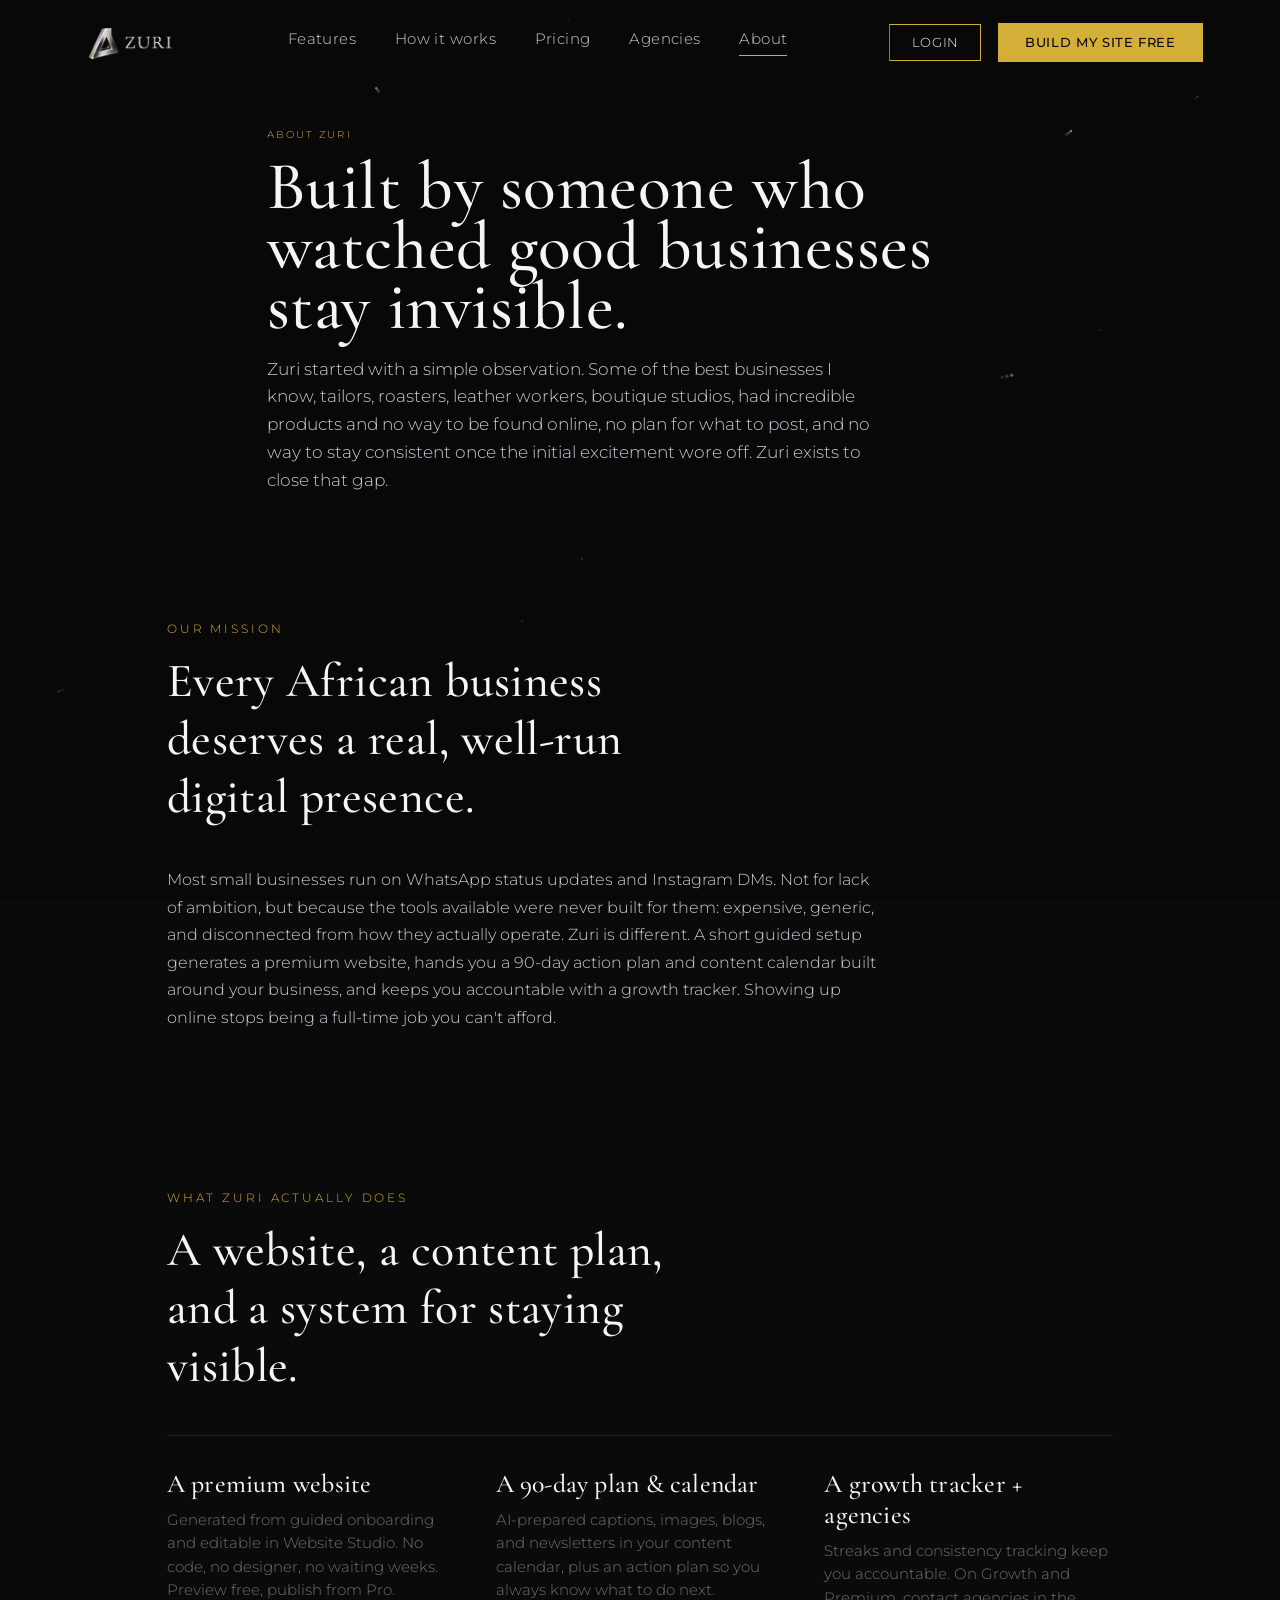
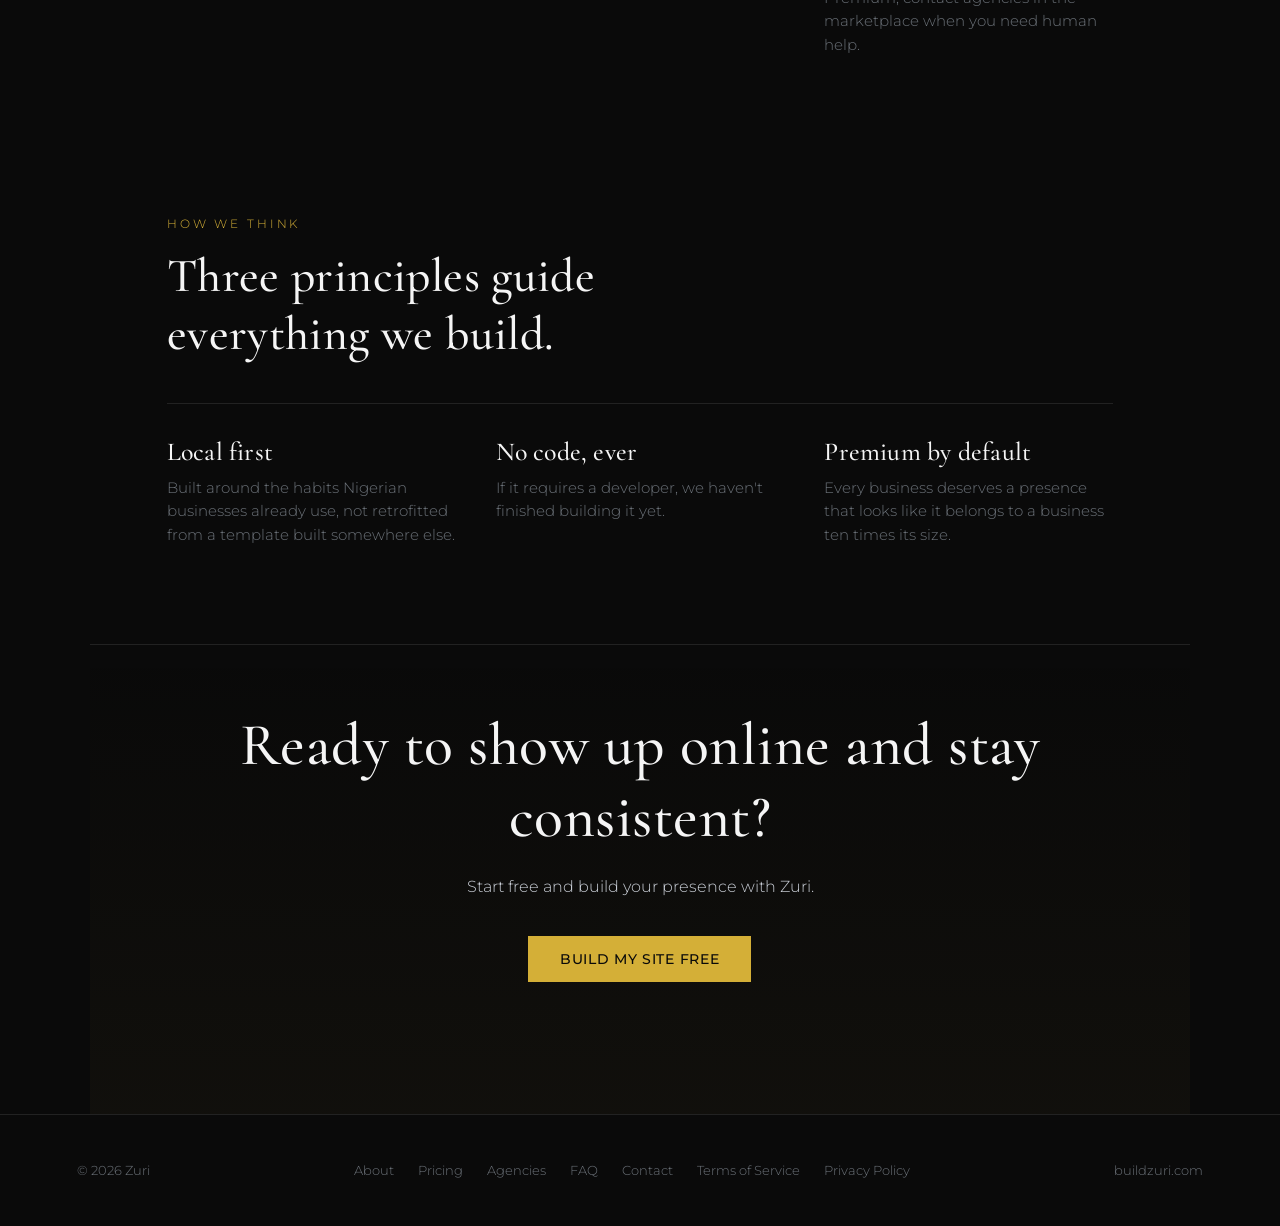
<file: about.html>
<!DOCTYPE html>
<html lang="en">
<head>
<meta charset="UTF-8">
<meta name="viewport" content="width=device-width, initial-scale=1.0">
<title>About Zuri</title>
<meta name="description" content="Zuri gives African small businesses a website worth showing off, a 90-day action plan, ready-to-post content, and a growth tracker, built from a short guided setup.">
<link rel="preconnect" href="https://fonts.googleapis.com">
<link rel="preconnect" href="https://fonts.gstatic.com" crossorigin>
<link href="https://fonts.googleapis.com/css2?family=Cormorant+Garamond:wght@400;500;600&family=Montserrat:wght@300;400;500;600&display=swap" rel="stylesheet">
<link rel="stylesheet" href="assets/css/styles.css">

<meta property="og:type" content="website">
<meta property="og:url" content="https://buildzuri.com/about.html">
<meta property="og:title" content="About Zuri">
<meta property="og:description" content="Zuri gives African small businesses a website worth showing off, a 90-day action plan, ready-to-post content, and a growth tracker, built from a short guided setup.">
<meta property="og:image" content="https://buildzuri.com/assets/images/zuri_meta.jpeg">
<meta property="og:image:width" content="1200">
<meta property="og:image:height" content="630">
<meta property="og:site_name" content="Zuri">
<meta name="twitter:card" content="summary_large_image">
<meta name="twitter:title" content="About Zuri">
<meta name="twitter:description" content="Zuri gives African small businesses a website worth showing off, a 90-day action plan, ready-to-post content, and a growth tracker, built from a short guided setup.">
<meta name="twitter:image" content="https://buildzuri.com/assets/images/zuri_meta.jpeg">
<link rel="apple-touch-icon" sizes="180x180" href="assets/images/apple-touch-icon.png">
<link rel="icon" type="image/png" sizes="32x32" href="assets/images/favicon-32x32.png">
<link rel="icon" type="image/png" sizes="16x16" href="assets/images/favicon-16x16.png">
<link rel="manifest" href="/site.webmanifest">
</head>
<body>
<canvas id="dust-canvas"></canvas>

<nav class="navbar" id="navbar">
  <div class="nav-inner">
    <a href="index.html" class="nav-logo"><img src="assets/images/zuri_logo.png" alt="Zuri" class="nav-logo-img" width="75" height="30"></a>
    <div class="nav-links">
      <a href="features.html" class="link-underline">Features</a>
      <a href="how-it-works.html" class="link-underline">How it works</a>
      <a href="pricing.html" class="link-underline">Pricing</a>
      <a href="agencies.html" class="link-underline">Agencies</a>
      <a href="about.html" class="link-underline active">About</a>
    </div>
    <div class="nav-actions">
      <a href="https://app.buildzuri.com/login" class="btn-ghost nav-login">Login</a>
      <a href="https://app.buildzuri.com/start" class="btn-gold nav-cta">Build My Site Free</a>
    </div>
    <button class="hamburger" id="hamburger" aria-label="Menu"><span></span><span></span><span></span></button>
  </div>
</nav>

<div class="drawer-backdrop" id="drawer-backdrop"></div>
<div class="drawer" id="drawer">
  <a href="features.html" class="drawer-link">Features</a>
  <a href="how-it-works.html" class="drawer-link">How it works</a>
  <a href="pricing.html" class="drawer-link">Pricing</a>
  <a href="agencies.html" class="drawer-link">Agencies</a>
  <a href="about.html" class="drawer-link">About</a>
  <a href="https://app.buildzuri.com/start" class="btn-gold" style="margin-top:1rem;width:100%;text-align:center;">Build My Site Free</a>
</div>

<main>

<section class="page-header reveal in">
  <div class="page-eyebrow">About Zuri</div>
  <h1>Built by someone who watched good businesses stay invisible.</h1>
  <p>Zuri started with a simple observation. Some of the best businesses I know, tailors, roasters, leather workers, boutique studios, had incredible products and no way to be found online, no plan for what to post, and no way to stay consistent once the initial excitement wore off. Zuri exists to close that gap.</p>
</section>

<section class="reveal">
  <div class="section-label">Our Mission</div>
  <h2 class="section-title">Every African business deserves a real, well-run digital presence.</h2>
  <p class="section-body">
    Most small businesses run on WhatsApp status updates and Instagram DMs. Not for lack of ambition, but because the tools available were never built for them: expensive, generic, and disconnected from how they actually operate. Zuri is different. A short guided setup generates a premium website, hands you a 90-day action plan and content calendar built around your business, and keeps you accountable with a growth tracker. Showing up online stops being a full-time job you can't afford.
  </p>
</section>

<section class="reveal" data-anim="stagger">
  <div class="section-label">What Zuri Actually Does</div>
  <h2 class="section-title">A website, a content plan, and a system for staying visible.</h2>
  <div class="pain-grid">
    <div class="pain-item"><h3>A premium website</h3><p>Generated from guided onboarding and editable in Website Studio. No code, no designer, no waiting weeks. Preview free, publish from Pro.</p></div>
    <div class="pain-item"><h3>A 90-day plan &amp; calendar</h3><p>AI-prepared captions, images, blogs, and newsletters in your content calendar, plus an action plan so you always know what to do next.</p></div>
    <div class="pain-item"><h3>A growth tracker + agencies</h3><p>Streaks and consistency tracking keep you accountable. On Growth and Premium, contact agencies in the marketplace when you need human help.</p></div>
  </div>
</section>

<section class="reveal">
  <div class="section-label">How We Think</div>
  <h2 class="section-title">Three principles guide everything we build.</h2>
  <div class="pain-grid">
    <div class="pain-item"><h3>Local first</h3><p>Built around the habits Nigerian businesses already use, not retrofitted from a template built somewhere else.</p></div>
    <div class="pain-item"><h3>No code, ever</h3><p>If it requires a developer, we haven't finished building it yet.</p></div>
    <div class="pain-item"><h3>Premium by default</h3><p>Every business deserves a presence that looks like it belongs to a business ten times its size.</p></div>
  </div>
</section>

<section class="reveal final-cta" data-anim="scale" style="padding-bottom:8rem;">
  <h2>Ready to show up online and stay consistent?</h2>
  <p>Start free and build your presence with Zuri.</p>
  <a href="https://app.buildzuri.com/start" class="btn-gold">Build My Site Free</a>
</section>

</main>

<footer class="site-footer">
  <span>© 2026 Zuri</span>
  <div class="footer-links">
    <a href="about.html">About</a>
    <a href="pricing.html">Pricing</a>
    <a href="agencies.html">Agencies</a>
    <a href="faq.html">FAQ</a>
    <a href="contact.html">Contact</a>
    <a href="terms.html">Terms of Service</a>
    <a href="privacy.html">Privacy Policy</a>
  </div>
  <span>buildzuri.com</span>
</footer>

<script src="assets/js/script.js"></script>
</body>
</html>
</file>
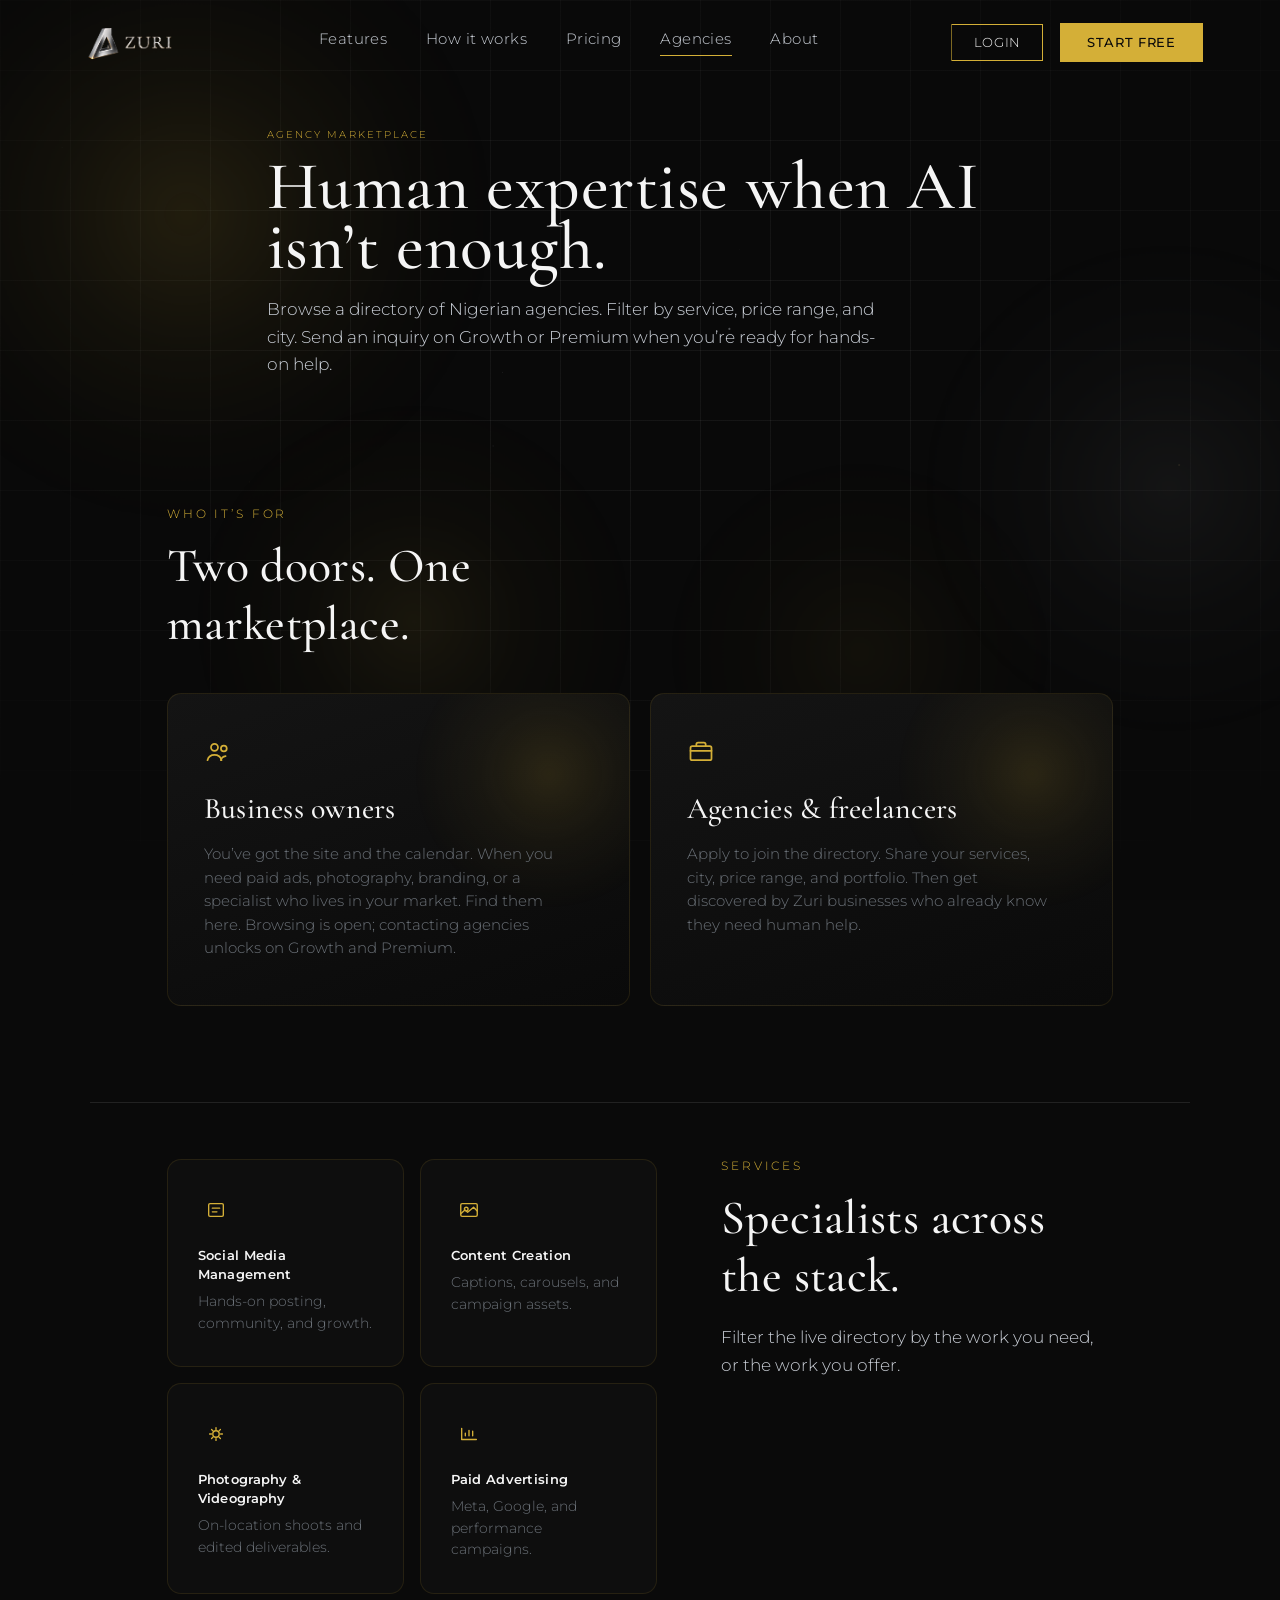
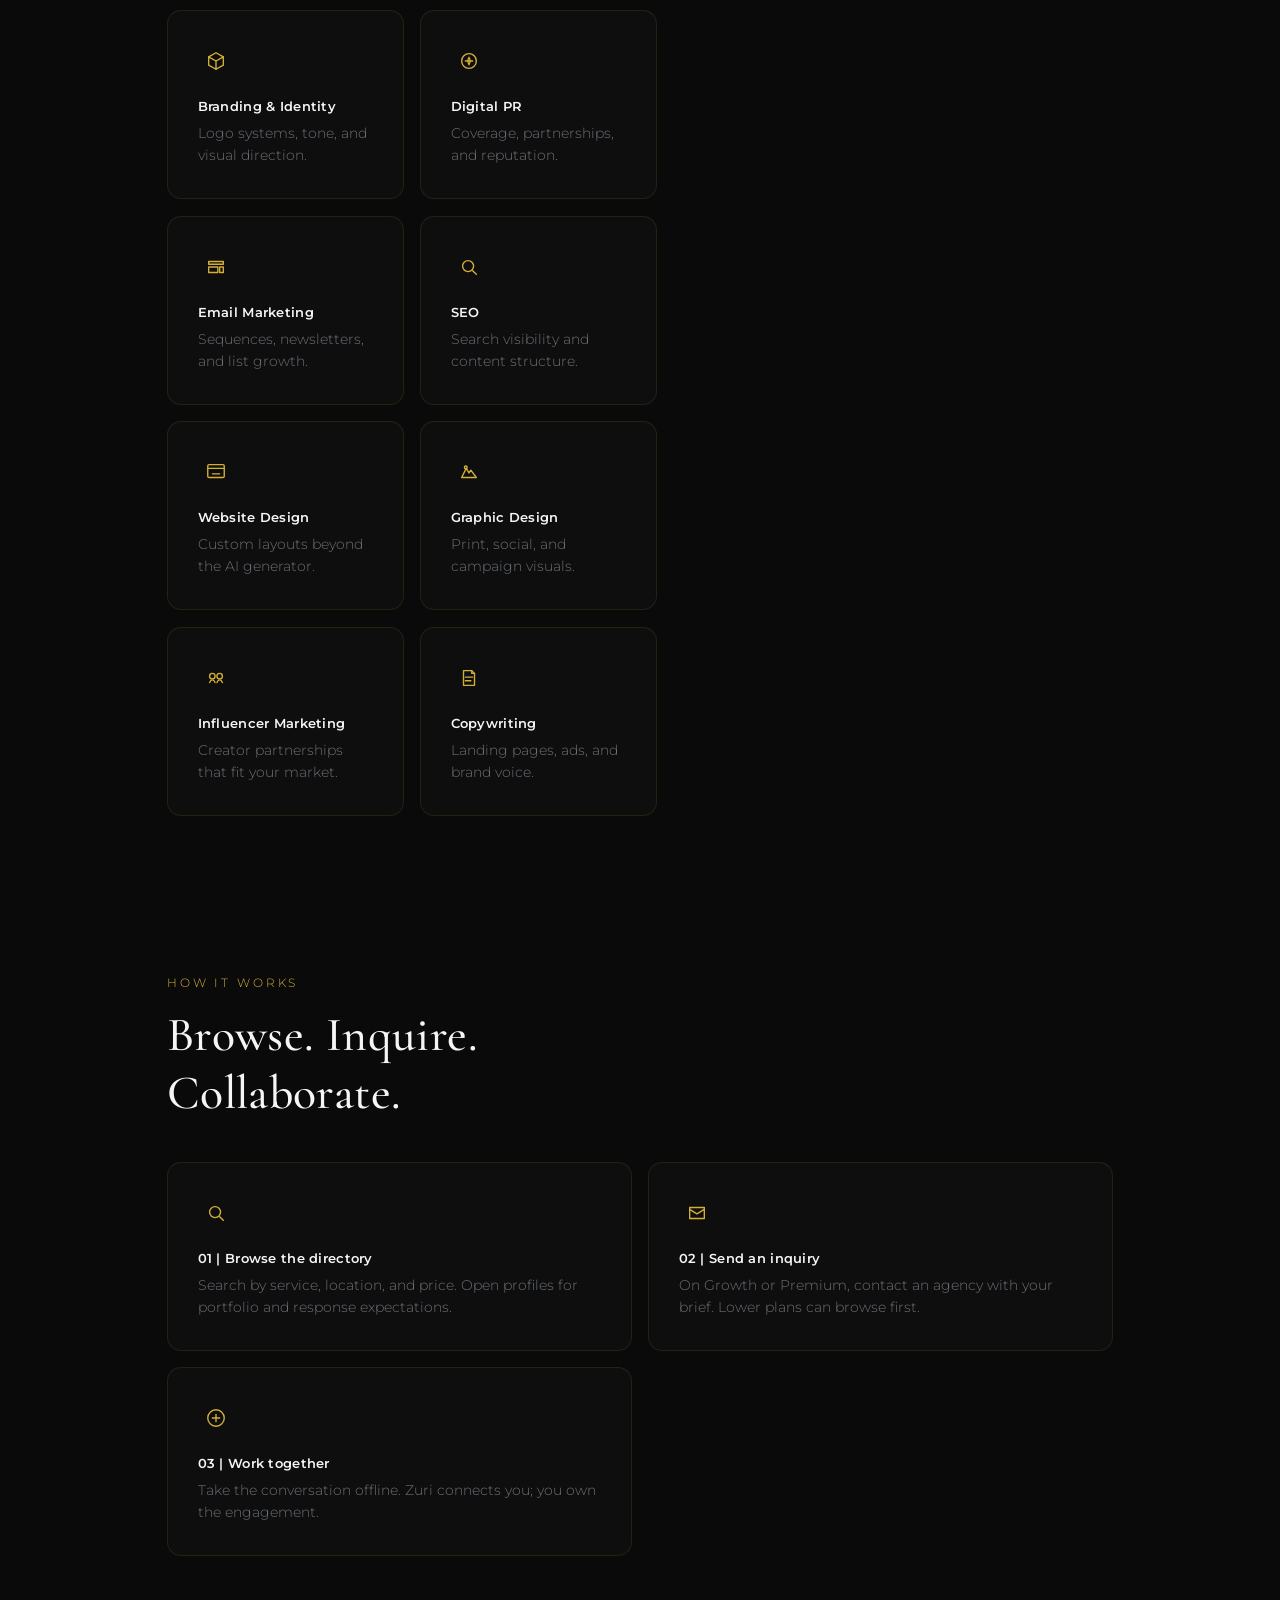
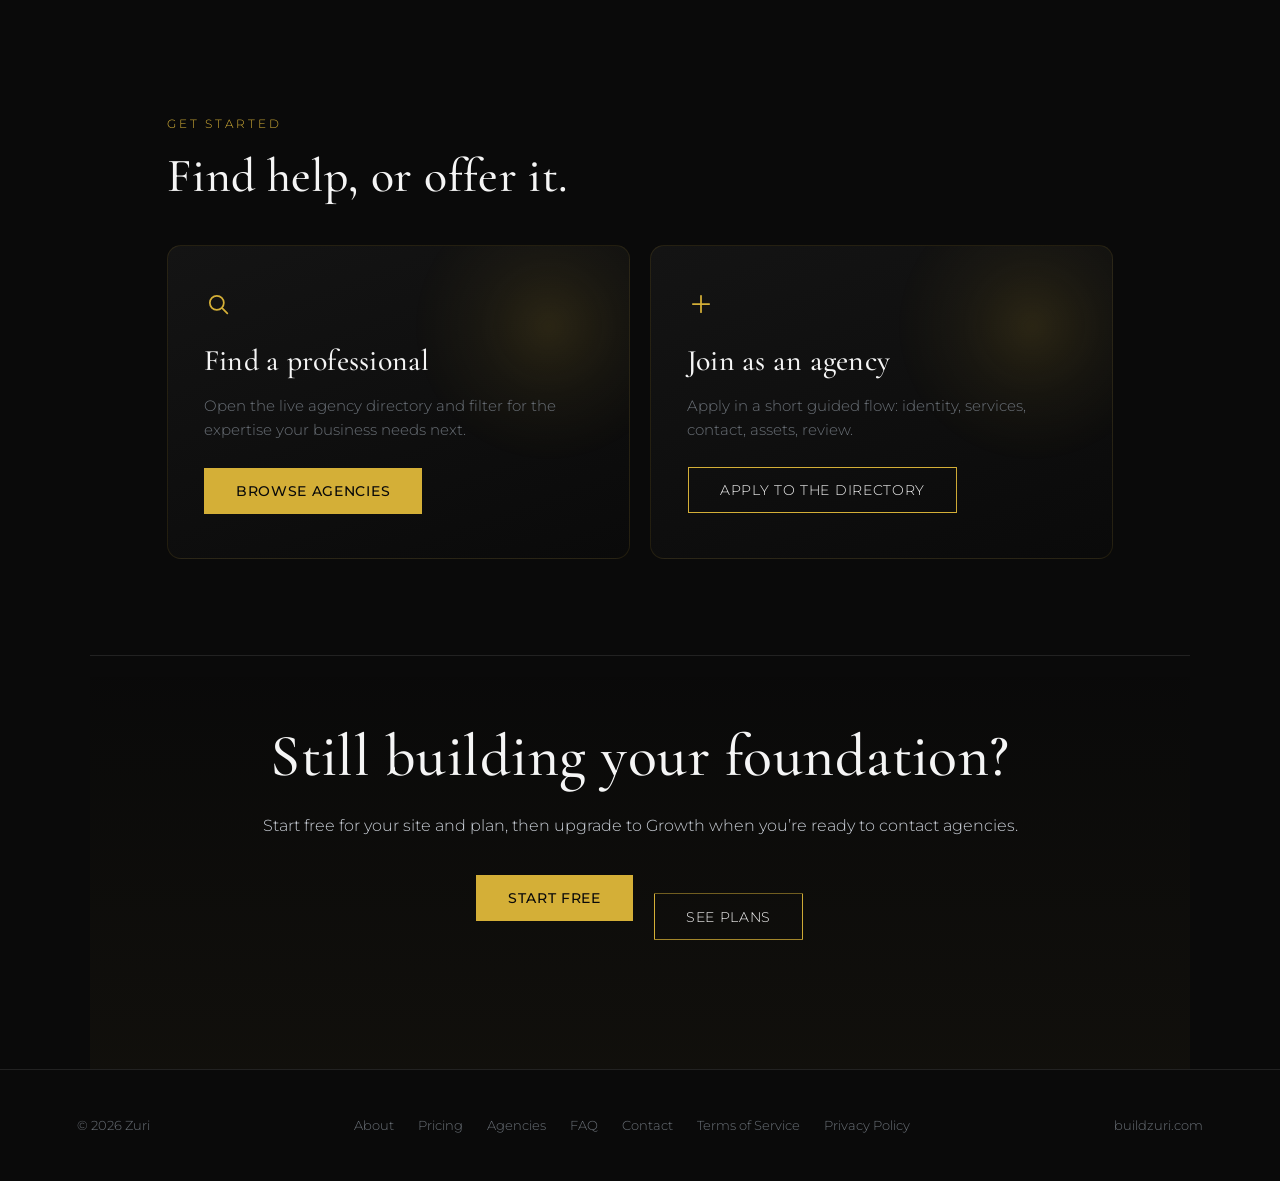
<file: agencies.html>
<!DOCTYPE html>
<html lang="en">
<head>
<meta charset="UTF-8">
<meta name="viewport" content="width=device-width, initial-scale=1.0">
<title>Agencies | Zuri</title>
<meta name="description" content="Browse Nigerian agencies for social, design, ads, and more, or apply to join the Zuri agency directory. Contact agencies on Growth and Premium.">
<link rel="preconnect" href="https://fonts.googleapis.com">
<link rel="preconnect" href="https://fonts.gstatic.com" crossorigin>
<link href="https://fonts.googleapis.com/css2?family=Cormorant+Garamond:wght@400;500;600&family=Montserrat:wght@300;400;500;600&display=swap" rel="stylesheet">
<link rel="stylesheet" href="assets/css/styles.css">

<meta property="og:type" content="website">
<meta property="og:url" content="https://buildzuri.com/agencies.html">
<meta property="og:title" content="Agencies | Zuri">
<meta property="og:description" content="Browse Nigerian agencies for social, design, ads, and more, or apply to join the Zuri agency directory. Contact agencies on Growth and Premium.">
<meta property="og:image" content="https://buildzuri.com/assets/images/zuri_meta.jpeg">
<meta property="og:image:width" content="1200">
<meta property="og:image:height" content="630">
<meta property="og:site_name" content="Zuri">
<meta name="twitter:card" content="summary_large_image">
<meta name="twitter:title" content="Agencies | Zuri">
<meta name="twitter:description" content="Browse Nigerian agencies for social, design, ads, and more, or apply to join the Zuri agency directory. Contact agencies on Growth and Premium.">
<meta name="twitter:image" content="https://buildzuri.com/assets/images/zuri_meta.jpeg">
<link rel="apple-touch-icon" sizes="180x180" href="assets/images/apple-touch-icon.png">
<link rel="icon" type="image/png" sizes="32x32" href="assets/images/favicon-32x32.png">
<link rel="icon" type="image/png" sizes="16x16" href="assets/images/favicon-16x16.png">
<link rel="manifest" href="/site.webmanifest">
</head>
<body>
<canvas id="dust-canvas"></canvas>

<div class="ambient" aria-hidden="true">
  <div class="ambient-orb ambient-orb--1"></div>
  <div class="ambient-orb ambient-orb--2"></div>
  <div class="ambient-orb ambient-orb--3"></div>
  <div class="ambient-orb ambient-orb--4"></div>
  <div class="ambient-grid"></div>
</div>

<nav class="navbar" id="navbar">
  <div class="nav-inner">
    <a href="index.html" class="nav-logo"><img src="assets/images/zuri_logo.png" alt="Zuri" class="nav-logo-img" width="75" height="30"></a>
    <div class="nav-links">
      <a href="features.html" class="link-underline">Features</a>
      <a href="how-it-works.html" class="link-underline">How it works</a>
      <a href="pricing.html" class="link-underline">Pricing</a>
      <a href="agencies.html" class="link-underline active">Agencies</a>
      <a href="about.html" class="link-underline">About</a>
    </div>
    <div class="nav-actions">
      <a href="https://app.buildzuri.com/login" class="btn-ghost nav-login">Login</a>
      <a href="https://app.buildzuri.com/start" class="btn-gold nav-cta">Start free</a>
    </div>
    <button class="hamburger" id="hamburger" aria-label="Menu"><span></span><span></span><span></span></button>
  </div>
</nav>

<div class="drawer-backdrop" id="drawer-backdrop"></div>
<div class="drawer" id="drawer">
  <a href="features.html" class="drawer-link">Features</a>
  <a href="how-it-works.html" class="drawer-link">How it works</a>
  <a href="pricing.html" class="drawer-link">Pricing</a>
  <a href="agencies.html" class="drawer-link">Agencies</a>
  <a href="about.html" class="drawer-link">About</a>
  <a href="https://app.buildzuri.com/start" class="btn-gold" style="margin-top:1rem;width:100%;text-align:center;">Start free</a>
</div>

<main>

<section class="page-header reveal in in-view">
  <div class="page-eyebrow">Agency marketplace</div>
  <h1>Human expertise when AI isn’t enough.</h1>
  <p>Browse a directory of Nigerian agencies. Filter by service, price range, and city. Send an inquiry on Growth or Premium when you’re ready for hands-on help.</p>
</section>

<section class="reveal">
  <div class="section-label">Who it’s for</div>
  <h2 class="section-title">Two doors. One marketplace.</h2>
  <div class="split-cta">
    <div class="split-cta-panel">
      <div class="panel-orb" aria-hidden="true"></div>
      <div class="panel-icon" aria-hidden="true">
        <svg viewBox="0 0 24 24"><circle cx="9" cy="8" r="3"/><path d="M3 19c.8-3 2.8-4.5 6-4.5s5.2 1.5 6 4.5"/><circle cx="17" cy="9" r="2.5"/><path d="M14.5 19c.5-2 1.8-3.2 4-3.5"/></svg>
      </div>
      <h3>Business owners</h3>
      <p>You’ve got the site and the calendar. When you need paid ads, photography, branding, or a specialist who lives in your market. Find them here. Browsing is open; contacting agencies unlocks on Growth and Premium.</p>
    </div>
    <div class="split-cta-panel">
      <div class="panel-orb" aria-hidden="true"></div>
      <div class="panel-icon" aria-hidden="true">
        <svg viewBox="0 0 24 24"><rect x="3" y="7" width="18" height="12" rx="1.5"/><path d="M3 11h18M8 7V5.5A1.5 1.5 0 0 1 9.5 4h5A1.5 1.5 0 0 1 16 5.5V7"/></svg>
      </div>
      <h3>Agencies &amp; freelancers</h3>
      <p>Apply to join the directory. Share your services, city, price range, and portfolio. Then get discovered by Zuri businesses who already know they need human help.</p>
    </div>
  </div>
</section>

<section class="reveal feature-band feature-band--flip">
  <div class="feature-band-copy">
    <div class="section-label">Services</div>
    <h2 class="section-title">Specialists across the stack.</h2>
    <p class="feature-band-lead">Filter the live directory by the work you need, or the work you offer.</p>
  </div>
  <div class="card-grid">
    <div class="info-card">
      <div class="info-card-icon" aria-hidden="true">
        <svg viewBox="0 0 24 24"><rect x="4" y="5" width="16" height="14" rx="1.5"/><path d="M8 10h8M8 14h5"/></svg>
      </div>
      <h3>Social Media Management</h3>
      <p>Hands-on posting, community, and growth.</p>
    </div>
    <div class="info-card">
      <div class="info-card-icon" aria-hidden="true">
        <svg viewBox="0 0 24 24"><rect x="3" y="5" width="18" height="14" rx="1.5"/><circle cx="9" cy="11" r="2"/><path d="M3 16l4.5-4 3 2.5L17 9l4 4"/></svg>
      </div>
      <h3>Content Creation</h3>
      <p>Captions, carousels, and campaign assets.</p>
    </div>
    <div class="info-card">
      <div class="info-card-icon" aria-hidden="true">
        <svg viewBox="0 0 24 24"><circle cx="12" cy="12" r="3.5"/><path d="M12 5v2M12 17v2M5 12h2M17 12h2M7.2 7.2l1.4 1.4M15.4 15.4l1.4 1.4M7.2 16.8l1.4-1.4M15.4 8.6l1.4-1.4"/></svg>
      </div>
      <h3>Photography &amp; Videography</h3>
      <p>On-location shoots and edited deliverables.</p>
    </div>
    <div class="info-card">
      <div class="info-card-icon" aria-hidden="true">
        <svg viewBox="0 0 24 24"><path d="M4 18V6M4 18h16"/><path d="M8 14v-3M12 14V8M16 14v-5"/></svg>
      </div>
      <h3>Paid Advertising</h3>
      <p>Meta, Google, and performance campaigns.</p>
    </div>
    <div class="info-card">
      <div class="info-card-icon" aria-hidden="true">
        <svg viewBox="0 0 24 24"><path d="M12 3l8 4.5v9L12 21l-8-4.5v-9z"/><path d="M12 12l8-4.5M12 12v9M12 12L4 7.5"/></svg>
      </div>
      <h3>Branding &amp; Identity</h3>
      <p>Logo systems, tone, and visual direction.</p>
    </div>
    <div class="info-card">
      <div class="info-card-icon" aria-hidden="true">
        <svg viewBox="0 0 24 24"><circle cx="12" cy="12" r="8"/><path d="M8 12h8M12 8c1.5 1.8 1.5 6.2 0 8M12 8c-1.5 1.8-1.5 6.2 0 8"/></svg>
      </div>
      <h3>Digital PR</h3>
      <p>Coverage, partnerships, and reputation.</p>
    </div>
    <div class="info-card">
      <div class="info-card-icon" aria-hidden="true">
        <svg viewBox="0 0 24 24"><path d="M4 6h16v3H4zM4 12h10v6H4z"/><path d="M16 12h4v6h-4z"/></svg>
      </div>
      <h3>Email Marketing</h3>
      <p>Sequences, newsletters, and list growth.</p>
    </div>
    <div class="info-card">
      <div class="info-card-icon" aria-hidden="true">
        <svg viewBox="0 0 24 24"><circle cx="11" cy="11" r="6"/><path d="M16 16l4 4"/></svg>
      </div>
      <h3>SEO</h3>
      <p>Search visibility and content structure.</p>
    </div>
    <div class="info-card">
      <div class="info-card-icon" aria-hidden="true">
        <svg viewBox="0 0 24 24"><rect x="3" y="4" width="18" height="14" rx="1.5"/><path d="M3 8h18"/><path d="M8 14h8"/></svg>
      </div>
      <h3>Website Design</h3>
      <p>Custom layouts beyond the AI generator.</p>
    </div>
    <div class="info-card">
      <div class="info-card-icon" aria-hidden="true">
        <svg viewBox="0 0 24 24"><path d="M4 18l5-10 3 5 2-3 6 8z"/><circle cx="8.5" cy="7" r="1.5"/></svg>
      </div>
      <h3>Graphic Design</h3>
      <p>Print, social, and campaign visuals.</p>
    </div>
    <div class="info-card">
      <div class="info-card-icon" aria-hidden="true">
        <svg viewBox="0 0 24 24"><circle cx="8" cy="10" r="3"/><circle cx="16" cy="10" r="3"/><path d="M5 17c.8-2 2.2-3 3-3s2.2 1 3 3M13 17c.8-2 2.2-3 3-3s2.2 1 3 3"/></svg>
      </div>
      <h3>Influencer Marketing</h3>
      <p>Creator partnerships that fit your market.</p>
    </div>
    <div class="info-card">
      <div class="info-card-icon" aria-hidden="true">
        <svg viewBox="0 0 24 24"><path d="M6 4h9l3 3v13H6z"/><path d="M15 4v3h3M8 11h8M8 15h6"/></svg>
      </div>
      <h3>Copywriting</h3>
      <p>Landing pages, ads, and brand voice.</p>
    </div>
  </div>
</section>

<section class="reveal" data-anim="draw">
  <div class="section-label">How it works</div>
  <h2 class="section-title">Browse. Inquire. Collaborate.</h2>
  <div class="card-grid card-grid--full">
    <div class="info-card">
      <div class="info-card-icon" aria-hidden="true">
        <svg viewBox="0 0 24 24"><circle cx="11" cy="11" r="6"/><path d="M16 16l4 4"/></svg>
      </div>
      <h3>01 | Browse the directory</h3>
      <p>Search by service, location, and price. Open profiles for portfolio and response expectations.</p>
    </div>
    <div class="info-card">
      <div class="info-card-icon" aria-hidden="true">
        <svg viewBox="0 0 24 24"><path d="M4 6h16v12H4z"/><path d="M4 8l8 5 8-5"/></svg>
      </div>
      <h3>02 | Send an inquiry</h3>
      <p>On Growth or Premium, contact an agency with your brief. Lower plans can browse first.</p>
    </div>
    <div class="info-card">
      <div class="info-card-icon" aria-hidden="true">
        <svg viewBox="0 0 24 24"><path d="M8 12h8M12 8v8"/><circle cx="12" cy="12" r="9"/></svg>
      </div>
      <h3>03 | Work together</h3>
      <p>Take the conversation offline. Zuri connects you; you own the engagement.</p>
    </div>
  </div>
</section>

<section class="reveal">
  <div class="section-label">Get started</div>
  <h2 class="section-title">Find help, or offer it.</h2>
  <div class="split-cta">
    <div class="split-cta-panel">
      <div class="panel-orb" aria-hidden="true"></div>
      <div class="panel-icon" aria-hidden="true">
        <svg viewBox="0 0 24 24"><circle cx="11" cy="11" r="6"/><path d="M16 16l4 4"/></svg>
      </div>
      <h3>Find a professional</h3>
      <p>Open the live agency directory and filter for the expertise your business needs next.</p>
      <a href="https://app.buildzuri.com/agencies" class="btn-gold">Browse agencies</a>
    </div>
    <div class="split-cta-panel">
      <div class="panel-orb" aria-hidden="true"></div>
      <div class="panel-icon" aria-hidden="true">
        <svg viewBox="0 0 24 24"><path d="M12 5v14M5 12h14"/></svg>
      </div>
      <h3>Join as an agency</h3>
      <p>Apply in a short guided flow: identity, services, contact, assets, review.</p>
      <a href="https://app.buildzuri.com/agencies/apply" class="btn-ghost">Apply to the directory</a>
    </div>
  </div>
</section>

<section class="reveal final-cta" data-anim="scale" style="padding-bottom:8rem;">
  <h2>Still building your foundation?</h2>
  <p>Start free for your site and plan, then upgrade to Growth when you’re ready to contact agencies.</p>
  <a href="https://app.buildzuri.com/start" class="btn-gold">Start free</a>
  <a href="pricing.html" class="btn-ghost" style="margin-left:1rem;">See plans</a>
</section>

</main>

<footer class="site-footer">
  <span>© 2026 Zuri</span>
  <div class="footer-links">
    <a href="about.html">About</a>
    <a href="pricing.html">Pricing</a>
    <a href="agencies.html">Agencies</a>
    <a href="faq.html">FAQ</a>
    <a href="contact.html">Contact</a>
    <a href="terms.html">Terms of Service</a>
    <a href="privacy.html">Privacy Policy</a>
  </div>
  <span>buildzuri.com</span>
</footer>

<script src="assets/js/script.js"></script>
</body>
</html>
</file>
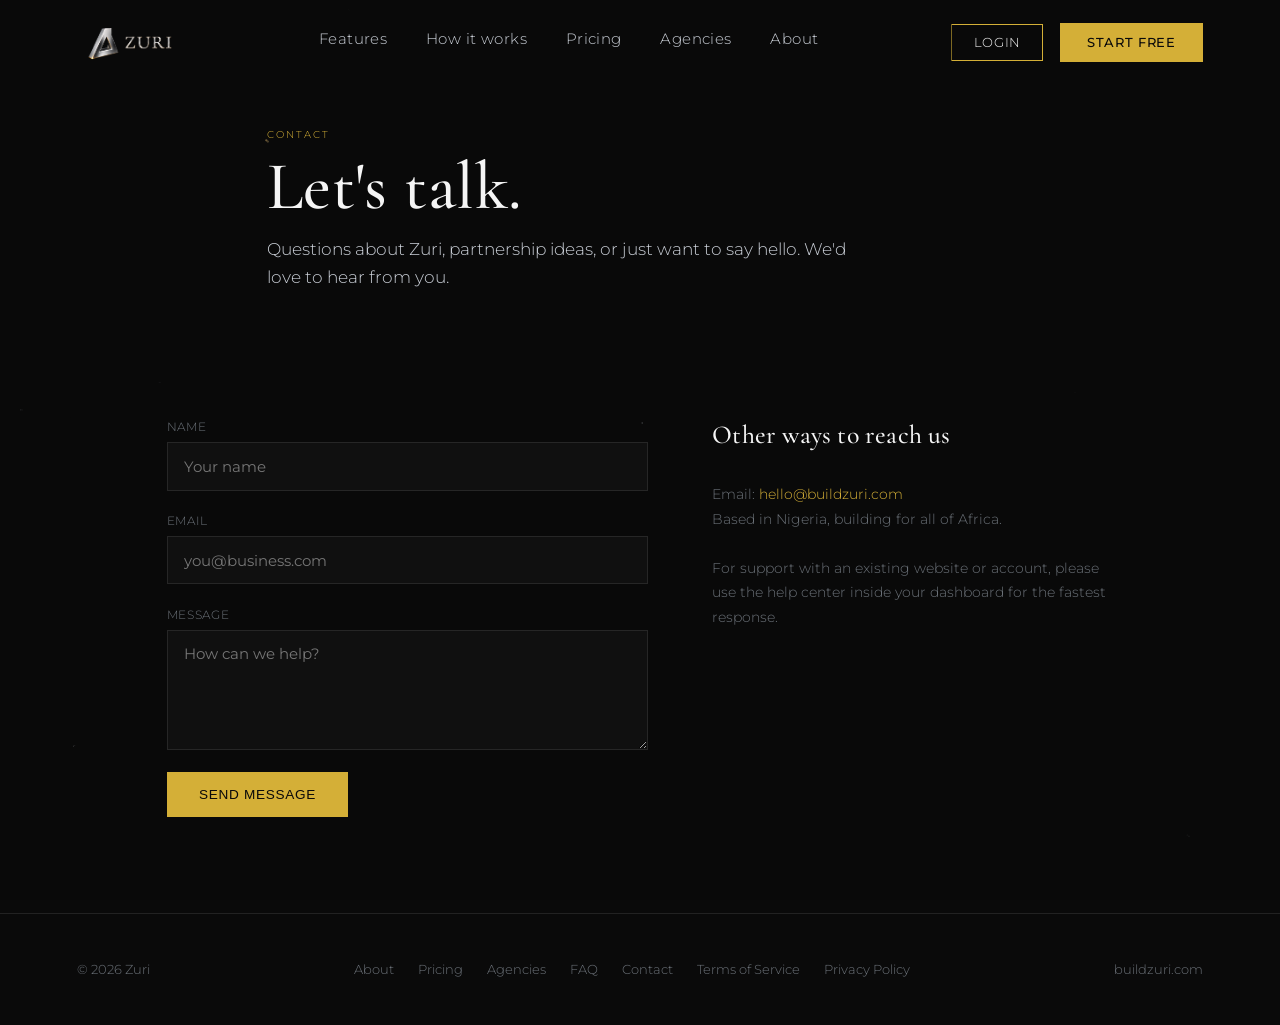
<file: contact.html>
<!DOCTYPE html>
<html lang="en">
<head>
<meta charset="UTF-8">
<meta name="viewport" content="width=device-width, initial-scale=1.0">
<title>Contact | Zuri</title>
<meta name="description" content="Get in touch with the Zuri team.">
<link rel="preconnect" href="https://fonts.googleapis.com">
<link rel="preconnect" href="https://fonts.gstatic.com" crossorigin>
<link href="https://fonts.googleapis.com/css2?family=Cormorant+Garamond:wght@400;500;600&family=Montserrat:wght@300;400;500;600&display=swap" rel="stylesheet">
<link rel="stylesheet" href="assets/css/styles.css">

<meta property="og:type" content="website">
<meta property="og:url" content="https://buildzuri.com/contact.html">
<meta property="og:title" content="Contact | Zuri">
<meta property="og:description" content="Get in touch with the Zuri team.">
<meta property="og:image" content="https://buildzuri.com/assets/images/zuri_meta.jpeg">
<meta property="og:image:width" content="1200">
<meta property="og:image:height" content="630">
<meta property="og:site_name" content="Zuri">
<meta name="twitter:card" content="summary_large_image">
<meta name="twitter:title" content="Contact | Zuri">
<meta name="twitter:description" content="Get in touch with the Zuri team.">
<meta name="twitter:image" content="https://buildzuri.com/assets/images/zuri_meta.jpeg">
<link rel="apple-touch-icon" sizes="180x180" href="assets/images/apple-touch-icon.png">
<link rel="icon" type="image/png" sizes="32x32" href="assets/images/favicon-32x32.png">
<link rel="icon" type="image/png" sizes="16x16" href="assets/images/favicon-16x16.png">
<link rel="manifest" href="/site.webmanifest">
</head>
<body>
<canvas id="dust-canvas"></canvas>

<nav class="navbar" id="navbar">
  <div class="nav-inner">
    <a href="index.html" class="nav-logo"><img src="assets/images/zuri_logo.png" alt="Zuri" class="nav-logo-img" width="75" height="30"></a>
    <div class="nav-links">
      <a href="features.html" class="link-underline">Features</a>
      <a href="how-it-works.html" class="link-underline">How it works</a>
      <a href="pricing.html" class="link-underline">Pricing</a>
      <a href="agencies.html" class="link-underline">Agencies</a>
      <a href="about.html" class="link-underline">About</a>
    </div>
    <div class="nav-actions">
      <a href="https://app.buildzuri.com/login" class="btn-ghost nav-login">Login</a>
      <a href="https://app.buildzuri.com/start" class="btn-gold nav-cta">Start free</a>
    </div>
    <button class="hamburger" id="hamburger" aria-label="Menu"><span></span><span></span><span></span></button>
  </div>
</nav>

<div class="drawer-backdrop" id="drawer-backdrop"></div>
<div class="drawer" id="drawer">
  <a href="features.html" class="drawer-link">Features</a>
  <a href="how-it-works.html" class="drawer-link">How it works</a>
  <a href="pricing.html" class="drawer-link">Pricing</a>
  <a href="agencies.html" class="drawer-link">Agencies</a>
  <a href="about.html" class="drawer-link">About</a>
  <a href="https://app.buildzuri.com/start" class="btn-gold" style="margin-top:1rem;width:100%;text-align:center;">Start free</a>
</div>

<main>

<section class="page-header reveal in">
  <div class="page-eyebrow">Contact</div>
  <h1>Let's talk.</h1>
  <p>Questions about Zuri, partnership ideas, or just want to say hello. We'd love to hear from you.</p>
</section>

<section class="reveal" style="display:grid; grid-template-columns:1.2fr 1fr; gap:4rem;">
  <!-- NOTE: this form is currently non-functional markup only (onsubmit returns false).
       Per 00_LANDING_SITE_ARCHITECTURE.md §4, this should POST to an app.buildzuri.com
       API endpoint once one exists — flagged, not wired, pending confirmation of the
       target endpoint. -->
  <form class="contact-form" onsubmit="return false;">
    <div class="form-field">
      <label for="name">Name</label>
      <input type="text" id="name" placeholder="Your name">
    </div>
    <div class="form-field">
      <label for="email">Email</label>
      <input type="email" id="email" placeholder="you@business.com">
    </div>
    <div class="form-field">
      <label for="message">Message</label>
      <textarea id="message" placeholder="How can we help?"></textarea>
    </div>
    <button class="btn-gold" style="align-self:flex-start;">Send message</button>
  </form>
  <div>
    <h2 style="font-size:1.3rem; margin-bottom:1rem;">Other ways to reach us</h2>
    <div class="contact-meta">
      Email: <a href="mailto:hello@buildzuri.com">hello@buildzuri.com</a><br>
      Based in Nigeria, building for all of Africa.<br><br>
      For support with an existing website or account, please use the help center inside your dashboard for the fastest response.
    </div>
  </div>
</section>

</main>

<footer class="site-footer">
  <span>© 2026 Zuri</span>
  <div class="footer-links">
    <a href="about.html">About</a>
    <a href="pricing.html">Pricing</a>
    <a href="agencies.html">Agencies</a>
    <a href="faq.html">FAQ</a>
    <a href="contact.html">Contact</a>
    <a href="terms.html">Terms of Service</a>
    <a href="privacy.html">Privacy Policy</a>
  </div>
  <span>buildzuri.com</span>
</footer>

<script src="assets/js/script.js"></script>
</body>
</html>
</file>
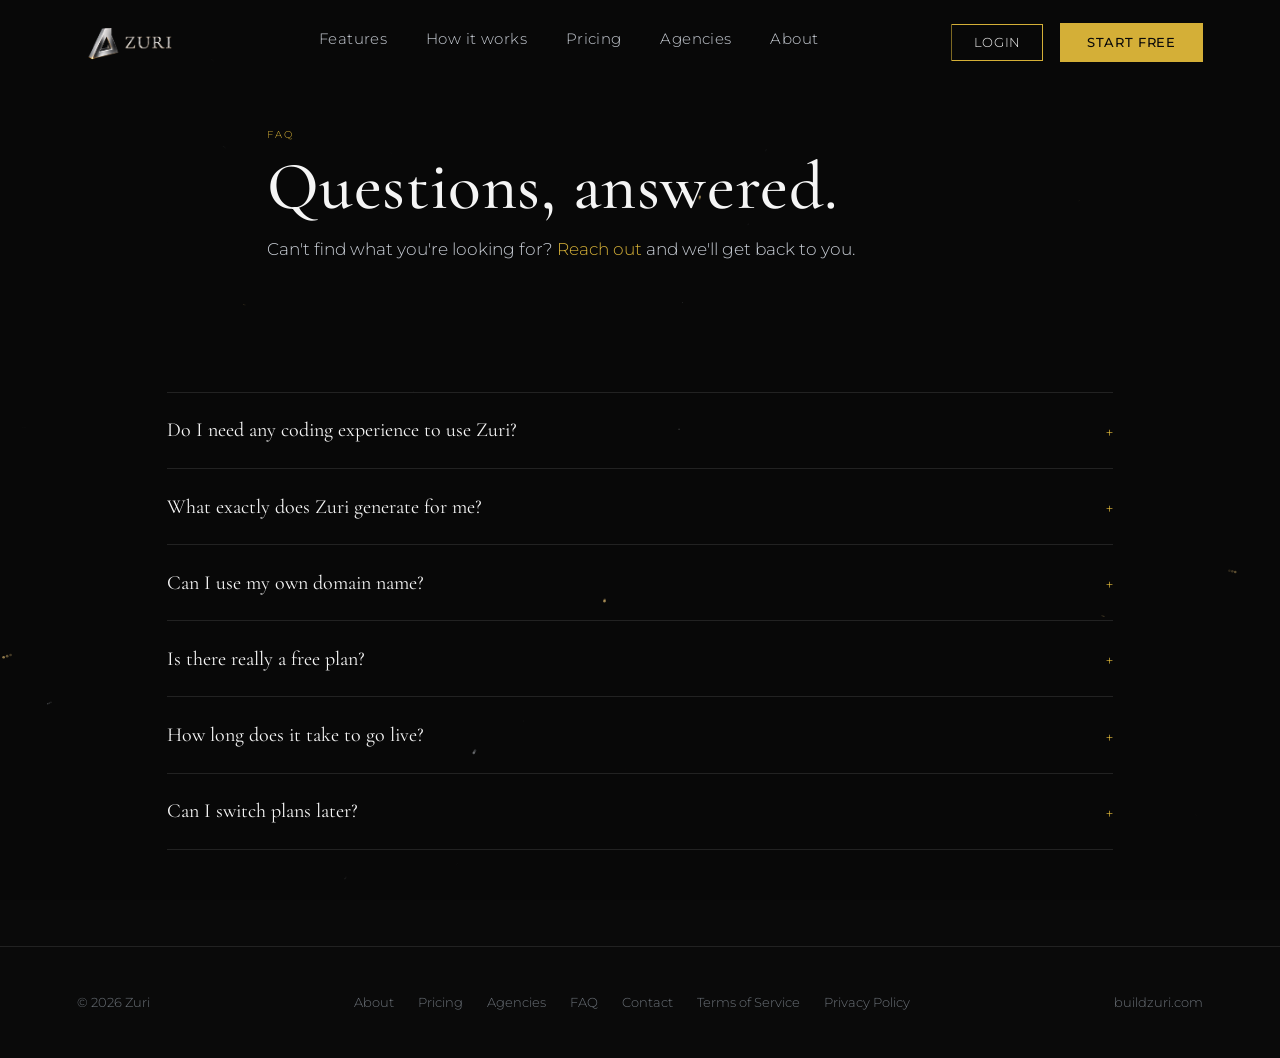
<file: faq.html>
<!DOCTYPE html>
<html lang="en">
<head>
<meta charset="UTF-8">
<meta name="viewport" content="width=device-width, initial-scale=1.0">
<title>FAQ | Zuri</title>
<meta name="description" content="Answers to common questions about Zuri websites, content plans, and pricing.">
<link rel="preconnect" href="https://fonts.googleapis.com">
<link rel="preconnect" href="https://fonts.gstatic.com" crossorigin>
<link href="https://fonts.googleapis.com/css2?family=Cormorant+Garamond:wght@400;500;600&family=Montserrat:wght@300;400;500;600&display=swap" rel="stylesheet">
<link rel="stylesheet" href="assets/css/styles.css">

<meta property="og:type" content="website">
<meta property="og:url" content="https://buildzuri.com/faq.html">
<meta property="og:title" content="FAQ | Zuri">
<meta property="og:description" content="Answers to common questions about Zuri websites, content plans, and pricing.">
<meta property="og:image" content="https://buildzuri.com/assets/images/zuri_meta.jpeg">
<meta property="og:image:width" content="1200">
<meta property="og:image:height" content="630">
<meta property="og:site_name" content="Zuri">
<meta name="twitter:card" content="summary_large_image">
<meta name="twitter:title" content="FAQ | Zuri">
<meta name="twitter:description" content="Answers to common questions about Zuri websites, content plans, and pricing.">
<meta name="twitter:image" content="https://buildzuri.com/assets/images/zuri_meta.jpeg">
<link rel="apple-touch-icon" sizes="180x180" href="assets/images/apple-touch-icon.png">
<link rel="icon" type="image/png" sizes="32x32" href="assets/images/favicon-32x32.png">
<link rel="icon" type="image/png" sizes="16x16" href="assets/images/favicon-16x16.png">
<link rel="manifest" href="/site.webmanifest">
</head>
<body>
<canvas id="dust-canvas"></canvas>

<nav class="navbar" id="navbar">
  <div class="nav-inner">
    <a href="index.html" class="nav-logo"><img src="assets/images/zuri_logo.png" alt="Zuri" class="nav-logo-img" width="75" height="30"></a>
    <div class="nav-links">
      <a href="features.html" class="link-underline">Features</a>
      <a href="how-it-works.html" class="link-underline">How it works</a>
      <a href="pricing.html" class="link-underline">Pricing</a>
      <a href="agencies.html" class="link-underline">Agencies</a>
      <a href="about.html" class="link-underline">About</a>
    </div>
    <div class="nav-actions">
      <a href="https://app.buildzuri.com/login" class="btn-ghost nav-login">Login</a>
      <a href="https://app.buildzuri.com/start" class="btn-gold nav-cta">Start free</a>
    </div>
    <button class="hamburger" id="hamburger" aria-label="Menu"><span></span><span></span><span></span></button>
  </div>
</nav>

<div class="drawer-backdrop" id="drawer-backdrop"></div>
<div class="drawer" id="drawer">
  <a href="features.html" class="drawer-link">Features</a>
  <a href="how-it-works.html" class="drawer-link">How it works</a>
  <a href="pricing.html" class="drawer-link">Pricing</a>
  <a href="agencies.html" class="drawer-link">Agencies</a>
  <a href="about.html" class="drawer-link">About</a>
  <a href="https://app.buildzuri.com/start" class="btn-gold" style="margin-top:1rem;width:100%;text-align:center;">Start free</a>
</div>

<main>

<section class="page-header reveal in">
  <div class="page-eyebrow">FAQ</div>
  <h1>Questions, answered.</h1>
  <p>Can't find what you're looking for? <a href="contact.html" style="color:var(--gold);">Reach out</a> and we'll get back to you.</p>
</section>

<section class="reveal">
  <div class="faq-list">
  <div class="faq-item">
    <button class="faq-question">Do I need any coding experience to use Zuri?<span class="faq-icon">+</span></button>
    <div class="faq-answer"><div class="faq-answer-inner">None at all. Zuri generates your website, content calendar, and growth tracker through a guided setup. No code, no templates to configure by hand.</div></div>
  </div>
  <div class="faq-item">
    <button class="faq-question">What exactly does Zuri generate for me?<span class="faq-icon">+</span></button>
    <div class="faq-answer"><div class="faq-answer-inner">A premium website you can edit in Website Studio, a personalized 90-day action plan, and a content calendar with AI-prepared captions, images, blogs, and newsletters. Pro includes site analytics. Growth and Premium add Meta and Search Console analytics, plus the ability to contact agencies in the marketplace.</div></div>
  </div>
  <div class="faq-item">
    <button class="faq-question">Can I use my own domain name?<span class="faq-icon">+</span></button>
    <div class="faq-answer"><div class="faq-answer-inner">Yes. Custom domains are available on the Growth plan and above. Pro-plan websites are hosted on a Zuri subdomain (yourname.buildzuri.com).</div></div>
  </div>
  <div class="faq-item">
    <button class="faq-question">Is there really a free plan?<span class="faq-icon">+</span></button>
    <div class="faq-answer"><div class="faq-answer-inner">Yes. The Free plan has no time limit. You can preview your generated website and get 5 content ideas a month at no cost. Publishing your website live requires a Pro plan or above.</div></div>
  </div>
  <div class="faq-item">
    <button class="faq-question">How long does it take to go live?<span class="faq-icon">+</span></button>
    <div class="faq-answer"><div class="faq-answer-inner">Most businesses complete guided onboarding and have a generated website ready to review shortly after signup. Publishing live requires Pro or above. There’s no manual approval queue.</div></div>
  </div>
  <div class="faq-item">
    <button class="faq-question">Can I switch plans later?<span class="faq-icon">+</span></button>
    <div class="faq-answer"><div class="faq-answer-inner">Absolutely. You can upgrade or downgrade at any time from Settings → Billing in your dashboard.</div></div>
  </div>
  </div>
</section>

</main>

<footer class="site-footer">
  <span>© 2026 Zuri</span>
  <div class="footer-links">
    <a href="about.html">About</a>
    <a href="pricing.html">Pricing</a>
    <a href="agencies.html">Agencies</a>
    <a href="faq.html">FAQ</a>
    <a href="contact.html">Contact</a>
    <a href="terms.html">Terms of Service</a>
    <a href="privacy.html">Privacy Policy</a>
  </div>
  <span>buildzuri.com</span>
</footer>

<script src="assets/js/script.js"></script>
</body>
</html>
</file>
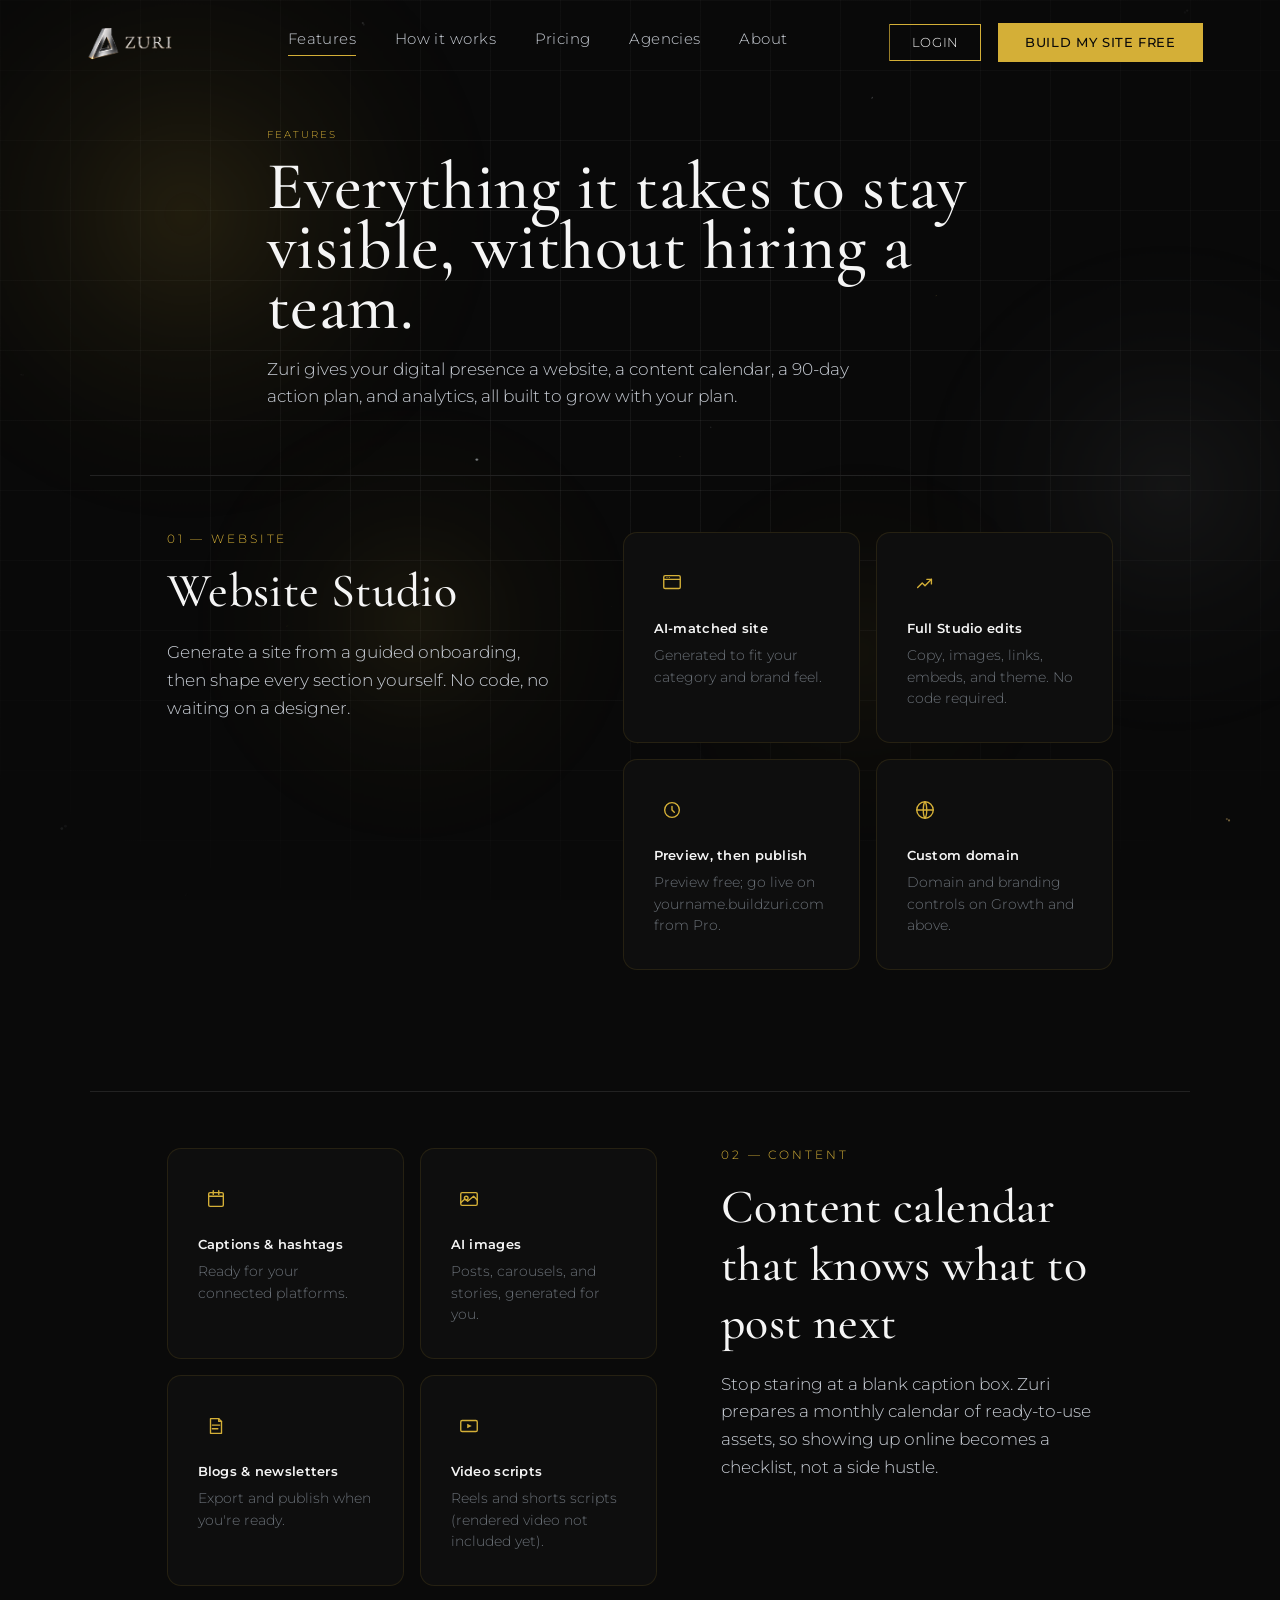
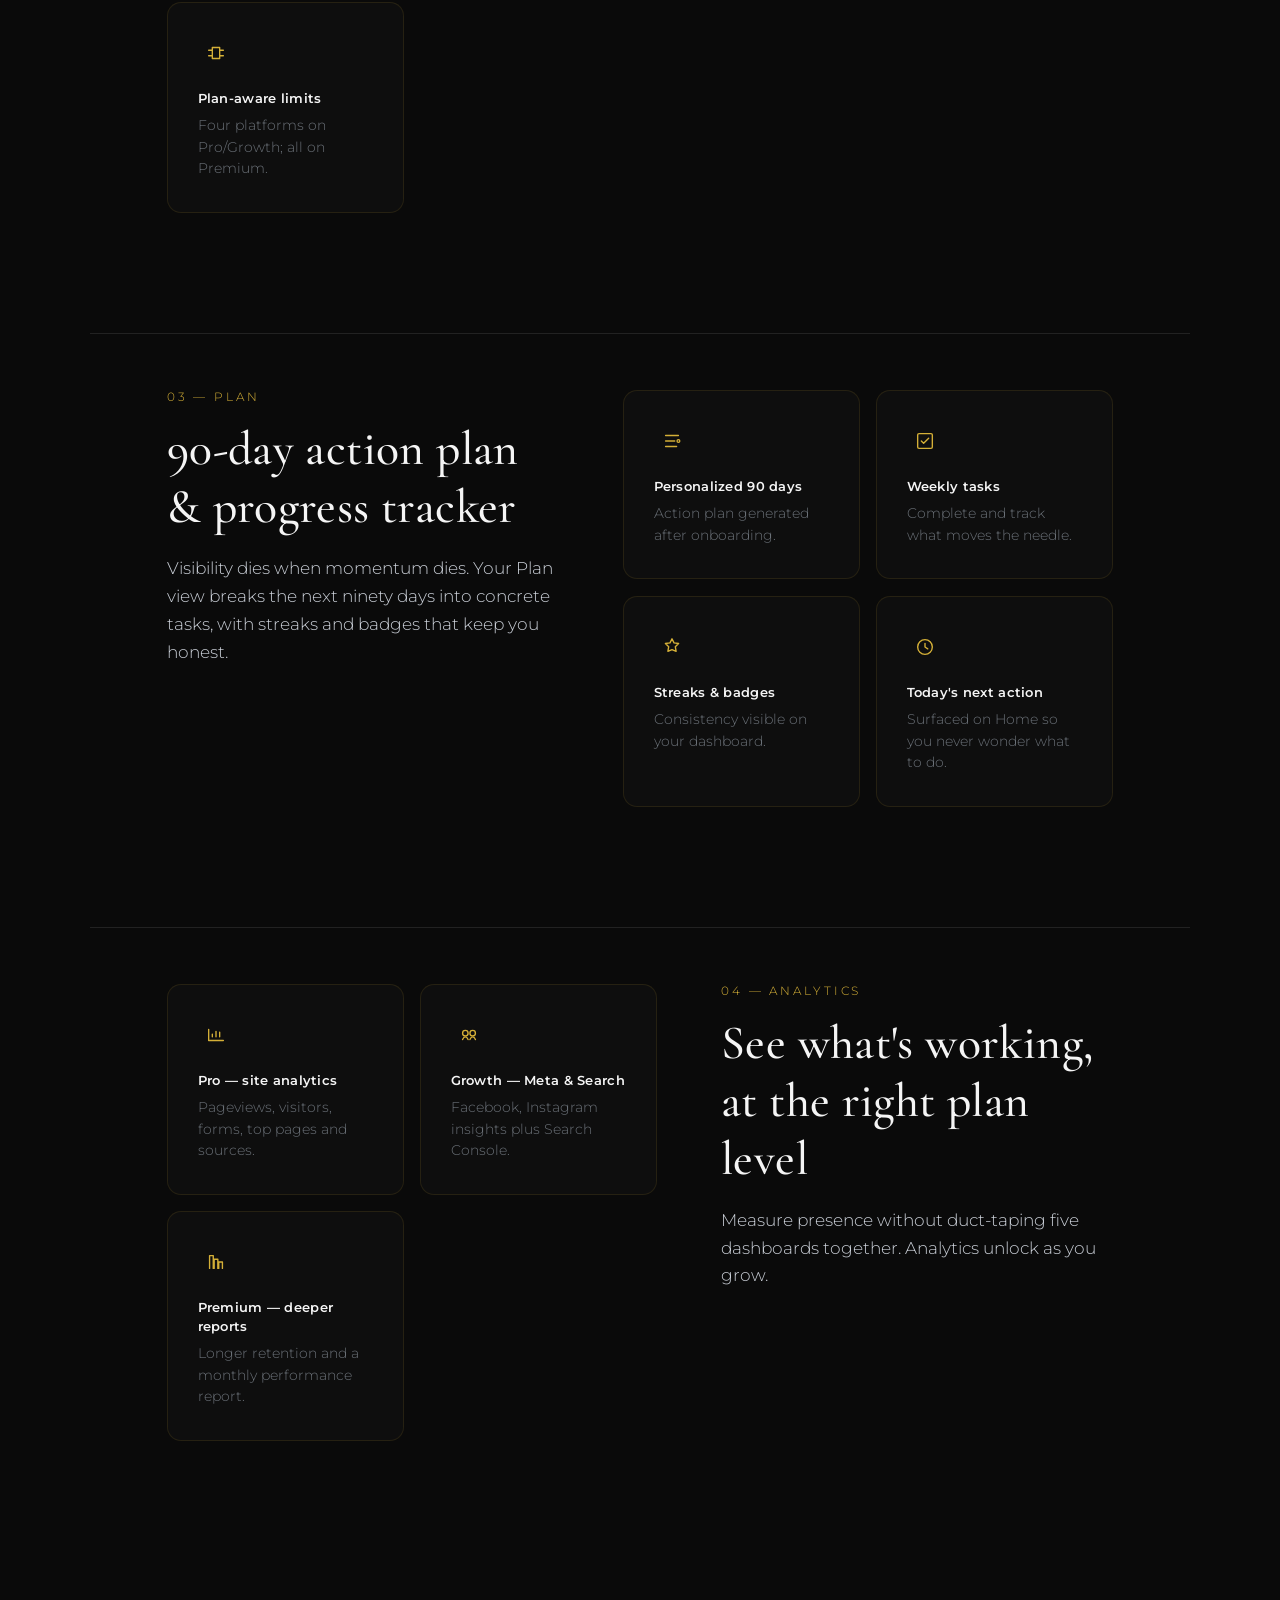
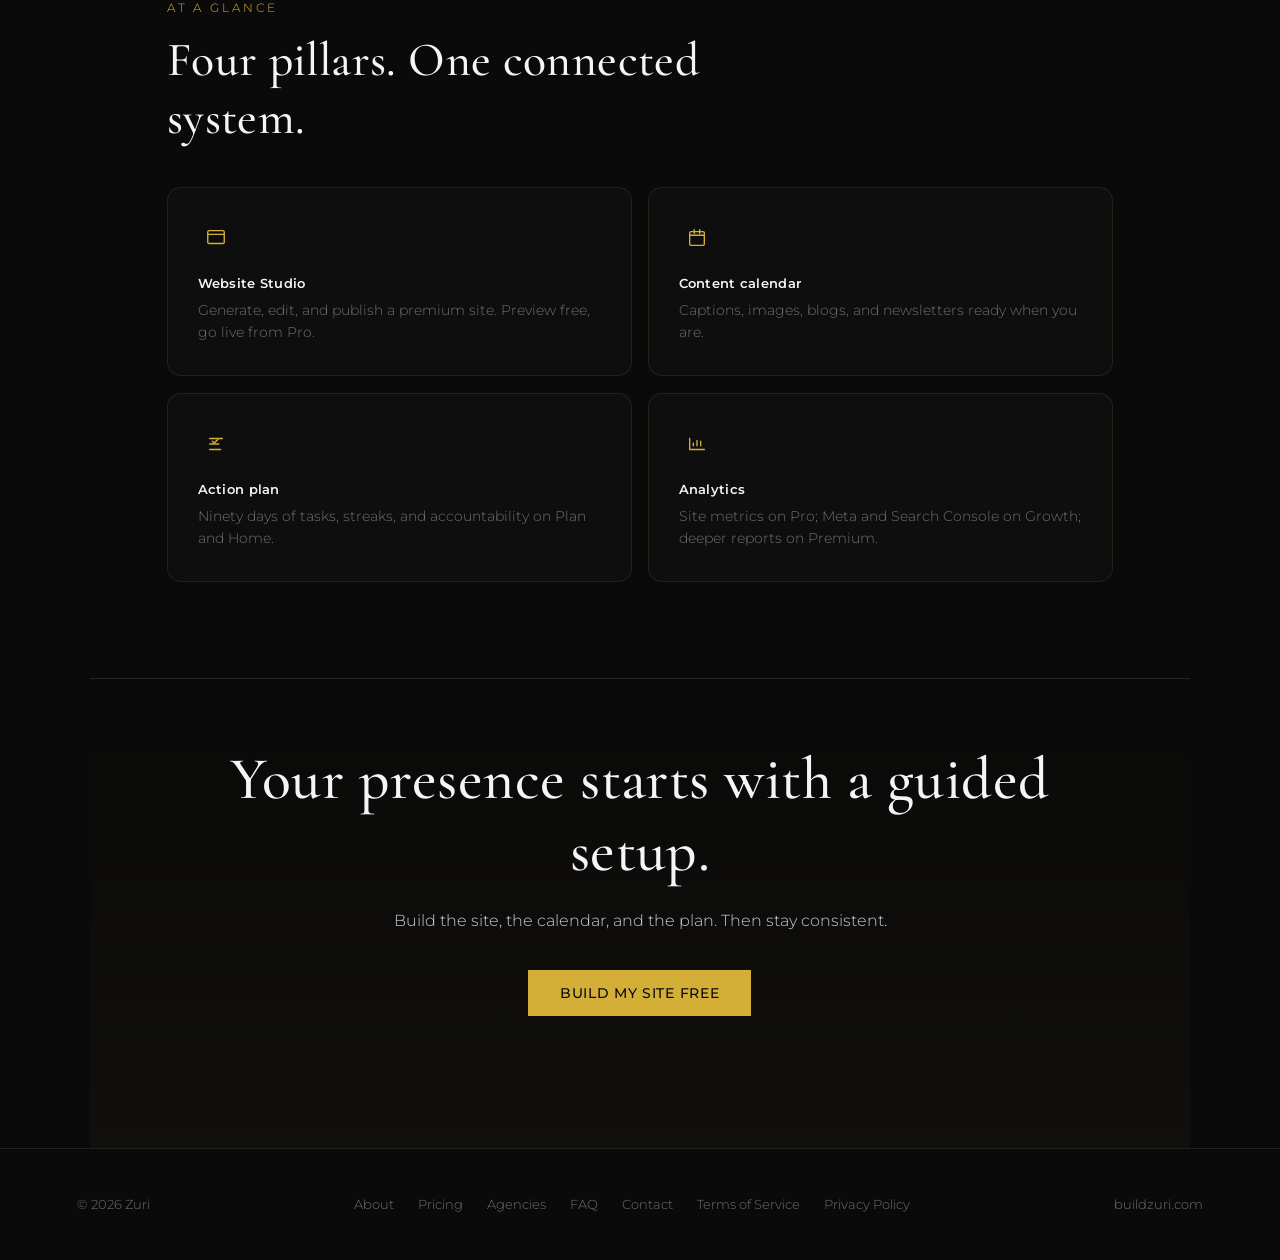
<file: features.html>
<!DOCTYPE html>
<html lang="en">
<head>
<meta charset="UTF-8">
<meta name="viewport" content="width=device-width, initial-scale=1.0">
<title>Features | Zuri</title>
<meta name="description" content="Website Studio, a content calendar, a 90-day action plan, and analytics: everything Zuri ships to keep African businesses visible.">
<link rel="preconnect" href="https://fonts.googleapis.com">
<link rel="preconnect" href="https://fonts.gstatic.com" crossorigin>
<link href="https://fonts.googleapis.com/css2?family=Cormorant+Garamond:wght@400;500;600&family=Montserrat:wght@300;400;500;600&display=swap" rel="stylesheet">
<link rel="stylesheet" href="assets/css/styles.css">

<meta property="og:type" content="website">
<meta property="og:url" content="https://buildzuri.com/features.html">
<meta property="og:title" content="Features | Zuri">
<meta property="og:description" content="Website Studio, a content calendar, a 90-day action plan, and analytics: everything Zuri ships to keep African businesses visible.">
<meta property="og:image" content="https://buildzuri.com/assets/images/zuri_meta.jpeg">
<meta property="og:image:width" content="1200">
<meta property="og:image:height" content="630">
<meta property="og:site_name" content="Zuri">
<meta name="twitter:card" content="summary_large_image">
<meta name="twitter:title" content="Features | Zuri">
<meta name="twitter:description" content="Website Studio, a content calendar, a 90-day action plan, and analytics: everything Zuri ships to keep African businesses visible.">
<meta name="twitter:image" content="https://buildzuri.com/assets/images/zuri_meta.jpeg">
<link rel="apple-touch-icon" sizes="180x180" href="assets/images/apple-touch-icon.png">
<link rel="icon" type="image/png" sizes="32x32" href="assets/images/favicon-32x32.png">
<link rel="icon" type="image/png" sizes="16x16" href="assets/images/favicon-16x16.png">
<link rel="manifest" href="/site.webmanifest">
</head>
<body>
<canvas id="dust-canvas"></canvas>

<div class="ambient" aria-hidden="true">
  <div class="ambient-orb ambient-orb--1"></div>
  <div class="ambient-orb ambient-orb--2"></div>
  <div class="ambient-orb ambient-orb--3"></div>
  <div class="ambient-orb ambient-orb--4"></div>
  <div class="ambient-grid"></div>
</div>

<nav class="navbar" id="navbar">
  <div class="nav-inner">
    <a href="index.html" class="nav-logo"><img src="assets/images/zuri_logo.png" alt="Zuri" class="nav-logo-img" width="75" height="30"></a>
    <div class="nav-links">
      <a href="features.html" class="link-underline active">Features</a>
      <a href="how-it-works.html" class="link-underline">How it works</a>
      <a href="pricing.html" class="link-underline">Pricing</a>
      <a href="agencies.html" class="link-underline">Agencies</a>
      <a href="about.html" class="link-underline">About</a>
    </div>
    <div class="nav-actions">
      <a href="https://app.buildzuri.com/login" class="btn-ghost nav-login">Login</a>
      <a href="https://app.buildzuri.com/start" class="btn-gold nav-cta">Build My Site Free</a>
    </div>
    <button class="hamburger" id="hamburger" aria-label="Menu"><span></span><span></span><span></span></button>
  </div>
</nav>

<div class="drawer-backdrop" id="drawer-backdrop"></div>
<div class="drawer" id="drawer">
  <a href="features.html" class="drawer-link">Features</a>
  <a href="how-it-works.html" class="drawer-link">How it works</a>
  <a href="pricing.html" class="drawer-link">Pricing</a>
  <a href="agencies.html" class="drawer-link">Agencies</a>
  <a href="about.html" class="drawer-link">About</a>
  <a href="https://app.buildzuri.com/start" class="btn-gold" style="margin-top:1rem;width:100%;text-align:center;">Build My Site Free</a>
</div>

<main>

<section class="page-header reveal in in-view">
  <div class="page-eyebrow">Features</div>
  <h1>Everything it takes to stay visible, without hiring a team.</h1>
  <p>Zuri gives your digital presence a website, a content calendar, a 90-day action plan, and analytics, all built to grow with your plan.</p>
</section>

<section class="reveal feature-band">
  <div class="feature-band-copy">
    <div class="section-label">01 — Website</div>
    <h2 class="section-title">Website Studio</h2>
    <p class="feature-band-lead">Generate a site from a guided onboarding, then shape every section yourself. No code, no waiting on a designer.</p>
  </div>
  <div class="card-grid">
    <div class="info-card">
      <div class="info-card-icon" aria-hidden="true">
        <svg viewBox="0 0 24 24"><rect x="3" y="4" width="18" height="14" rx="1.5"/><path d="M3 8h18"/><circle cx="6.5" cy="6" r=".6" fill="currentColor" stroke="none"/><circle cx="9" cy="6" r=".6" fill="currentColor" stroke="none"/></svg>
      </div>
      <h3>AI-matched site</h3>
      <p>Generated to fit your category and brand feel.</p>
    </div>
    <div class="info-card">
      <div class="info-card-icon" aria-hidden="true">
        <svg viewBox="0 0 24 24"><path d="M4 17l5-5 3 3 7-7"/><path d="M14 8h5v5"/></svg>
      </div>
      <h3>Full Studio edits</h3>
      <p>Copy, images, links, embeds, and theme. No code required.</p>
    </div>
    <div class="info-card">
      <div class="info-card-icon" aria-hidden="true">
        <svg viewBox="0 0 24 24"><circle cx="12" cy="12" r="8"/><path d="M12 8v4l2.5 2.5"/></svg>
      </div>
      <h3>Preview, then publish</h3>
      <p>Preview free; go live on yourname.buildzuri.com from Pro.</p>
    </div>
    <div class="info-card">
      <div class="info-card-icon" aria-hidden="true">
        <svg viewBox="0 0 24 24"><circle cx="12" cy="12" r="9"/><path d="M3 12h18M12 3c2.5 3 2.5 15 0 18M12 3c-2.5 3-2.5 15 0 18"/></svg>
      </div>
      <h3>Custom domain</h3>
      <p>Domain and branding controls on Growth and above.</p>
    </div>
  </div>
</section>

<section class="reveal feature-band feature-band--flip">
  <div class="feature-band-copy">
    <div class="section-label">02 — Content</div>
    <h2 class="section-title">Content calendar that knows what to post next</h2>
    <p class="feature-band-lead">Stop staring at a blank caption box. Zuri prepares a monthly calendar of ready-to-use assets, so showing up online becomes a checklist, not a side hustle.</p>
  </div>
  <div class="card-grid">
    <div class="info-card">
      <div class="info-card-icon" aria-hidden="true">
        <svg viewBox="0 0 24 24"><rect x="4" y="5" width="16" height="15" rx="1.5"/><path d="M4 9h16M9 3v4M15 3v4"/></svg>
      </div>
      <h3>Captions &amp; hashtags</h3>
      <p>Ready for your connected platforms.</p>
    </div>
    <div class="info-card">
      <div class="info-card-icon" aria-hidden="true">
        <svg viewBox="0 0 24 24"><rect x="3" y="5" width="18" height="14" rx="1.5"/><circle cx="9" cy="11" r="2"/><path d="M3 16l4.5-4 3 2.5L17 9l4 4"/></svg>
      </div>
      <h3>AI images</h3>
      <p>Posts, carousels, and stories, generated for you.</p>
    </div>
    <div class="info-card">
      <div class="info-card-icon" aria-hidden="true">
        <svg viewBox="0 0 24 24"><path d="M6 4h9l3 3v13H6z"/><path d="M15 4v3h3M8 11h8M8 15h6"/></svg>
      </div>
      <h3>Blogs &amp; newsletters</h3>
      <p>Export and publish when you're ready.</p>
    </div>
    <div class="info-card">
      <div class="info-card-icon" aria-hidden="true">
        <svg viewBox="0 0 24 24"><rect x="3" y="6" width="18" height="12" rx="1.5"/><path d="M10 9.5l5 2.5-5 2.5z" fill="currentColor" stroke="none"/></svg>
      </div>
      <h3>Video scripts</h3>
      <p>Reels and shorts scripts (rendered video not included yet).</p>
    </div>
    <div class="info-card">
      <div class="info-card-icon" aria-hidden="true">
        <svg viewBox="0 0 24 24"><path d="M8 6h8v12H8z"/><path d="M4 9h4M16 9h4M4 15h4M16 15h4"/></svg>
      </div>
      <h3>Plan-aware limits</h3>
      <p>Four platforms on Pro/Growth; all on Premium.</p>
    </div>
  </div>
</section>

<section class="reveal feature-band">
  <div class="feature-band-copy">
    <div class="section-label">03 — Plan</div>
    <h2 class="section-title">90-day action plan &amp; progress tracker</h2>
    <p class="feature-band-lead">Visibility dies when momentum dies. Your Plan view breaks the next ninety days into concrete tasks, with streaks and badges that keep you honest.</p>
  </div>
  <div class="card-grid">
    <div class="info-card">
      <div class="info-card-icon" aria-hidden="true">
        <svg viewBox="0 0 24 24"><path d="M5 6h14M5 12h10M5 18h12"/><circle cx="19" cy="12" r="1.5"/></svg>
      </div>
      <h3>Personalized 90 days</h3>
      <p>Action plan generated after onboarding.</p>
    </div>
    <div class="info-card">
      <div class="info-card-icon" aria-hidden="true">
        <svg viewBox="0 0 24 24"><rect x="4" y="4" width="16" height="16" rx="1.5"/><path d="M8 12l2.5 2.5L16 9"/></svg>
      </div>
      <h3>Weekly tasks</h3>
      <p>Complete and track what moves the needle.</p>
    </div>
    <div class="info-card">
      <div class="info-card-icon" aria-hidden="true">
        <svg viewBox="0 0 24 24"><path d="M12 3l2.2 4.5 5 .7-3.6 3.5.9 5L12 14.8 7.5 16.7l.9-5L4.8 8.2l5-.7z"/></svg>
      </div>
      <h3>Streaks &amp; badges</h3>
      <p>Consistency visible on your dashboard.</p>
    </div>
    <div class="info-card">
      <div class="info-card-icon" aria-hidden="true">
        <svg viewBox="0 0 24 24"><circle cx="12" cy="12" r="8"/><path d="M12 8v4l3 2"/></svg>
      </div>
      <h3>Today's next action</h3>
      <p>Surfaced on Home so you never wonder what to do.</p>
    </div>
  </div>
</section>

<section class="reveal feature-band feature-band--flip">
  <div class="feature-band-copy">
    <div class="section-label">04 — Analytics</div>
    <h2 class="section-title">See what's working, at the right plan level</h2>
    <p class="feature-band-lead">Measure presence without duct-taping five dashboards together. Analytics unlock as you grow.</p>
  </div>
  <div class="card-grid">
    <div class="info-card">
      <div class="info-card-icon" aria-hidden="true">
        <svg viewBox="0 0 24 24"><path d="M4 18V6M4 18h16"/><path d="M8 14v-3M12 14V8M16 14v-5"/></svg>
      </div>
      <h3>Pro — site analytics</h3>
      <p>Pageviews, visitors, forms, top pages and sources.</p>
    </div>
    <div class="info-card">
      <div class="info-card-icon" aria-hidden="true">
        <svg viewBox="0 0 24 24"><circle cx="8" cy="10" r="3"/><circle cx="16" cy="10" r="3"/><path d="M5 17c.8-2 2.2-3 3-3s2.2 1 3 3M13 17c.8-2 2.2-3 3-3s2.2 1 3 3"/></svg>
      </div>
      <h3>Growth — Meta &amp; Search</h3>
      <p>Facebook, Instagram insights plus Search Console.</p>
    </div>
    <div class="info-card">
      <div class="info-card-icon" aria-hidden="true">
        <svg viewBox="0 0 24 24"><path d="M5 19V5h4v14M10 19V9h4v10M15 19v-7h4v7"/></svg>
      </div>
      <h3>Premium — deeper reports</h3>
      <p>Longer retention and a monthly performance report.</p>
    </div>
  </div>
</section>

<section class="reveal" data-anim="cascade">
  <div class="section-label">At a glance</div>
  <h2 class="section-title">Four pillars. One connected system.</h2>
  <div class="card-grid card-grid--full">
    <div class="info-card">
      <div class="info-card-icon" aria-hidden="true">
        <svg viewBox="0 0 24 24"><rect x="3" y="4" width="18" height="14" rx="1.5"/><path d="M3 8h18"/></svg>
      </div>
      <h3>Website Studio</h3>
      <p>Generate, edit, and publish a premium site. Preview free, go live from Pro.</p>
    </div>
    <div class="info-card">
      <div class="info-card-icon" aria-hidden="true">
        <svg viewBox="0 0 24 24"><rect x="4" y="5" width="16" height="15" rx="1.5"/><path d="M4 9h16M9 3v4M15 3v4"/></svg>
      </div>
      <h3>Content calendar</h3>
      <p>Captions, images, blogs, and newsletters ready when you are.</p>
    </div>
    <div class="info-card">
      <div class="info-card-icon" aria-hidden="true">
        <svg viewBox="0 0 24 24"><path d="M5 6h14M5 12h10M5 18h12"/><path d="M8 9l2 2 4-4"/></svg>
      </div>
      <h3>Action plan</h3>
      <p>Ninety days of tasks, streaks, and accountability on Plan and Home.</p>
    </div>
    <div class="info-card">
      <div class="info-card-icon" aria-hidden="true">
        <svg viewBox="0 0 24 24"><path d="M4 18V6M4 18h16"/><path d="M8 14v-3M12 14V8M16 14v-5"/></svg>
      </div>
      <h3>Analytics</h3>
      <p>Site metrics on Pro; Meta and Search Console on Growth; deeper reports on Premium.</p>
    </div>
  </div>
</section>

<section class="reveal final-cta" data-anim="scale" style="padding-bottom:8rem;">
  <h2>Your presence starts with a guided setup.</h2>
  <p>Build the site, the calendar, and the plan. Then stay consistent.</p>
  <a href="https://app.buildzuri.com/start" class="btn-gold">Build My Site Free</a>
</section>

</main>

<footer class="site-footer">
  <span>© 2026 Zuri</span>
  <div class="footer-links">
    <a href="about.html">About</a>
    <a href="pricing.html">Pricing</a>
    <a href="agencies.html">Agencies</a>
    <a href="faq.html">FAQ</a>
    <a href="contact.html">Contact</a>
    <a href="terms.html">Terms of Service</a>
    <a href="privacy.html">Privacy Policy</a>
  </div>
  <span>buildzuri.com</span>
</footer>

<script src="assets/js/script.js"></script>
</body>
</html>
</file>
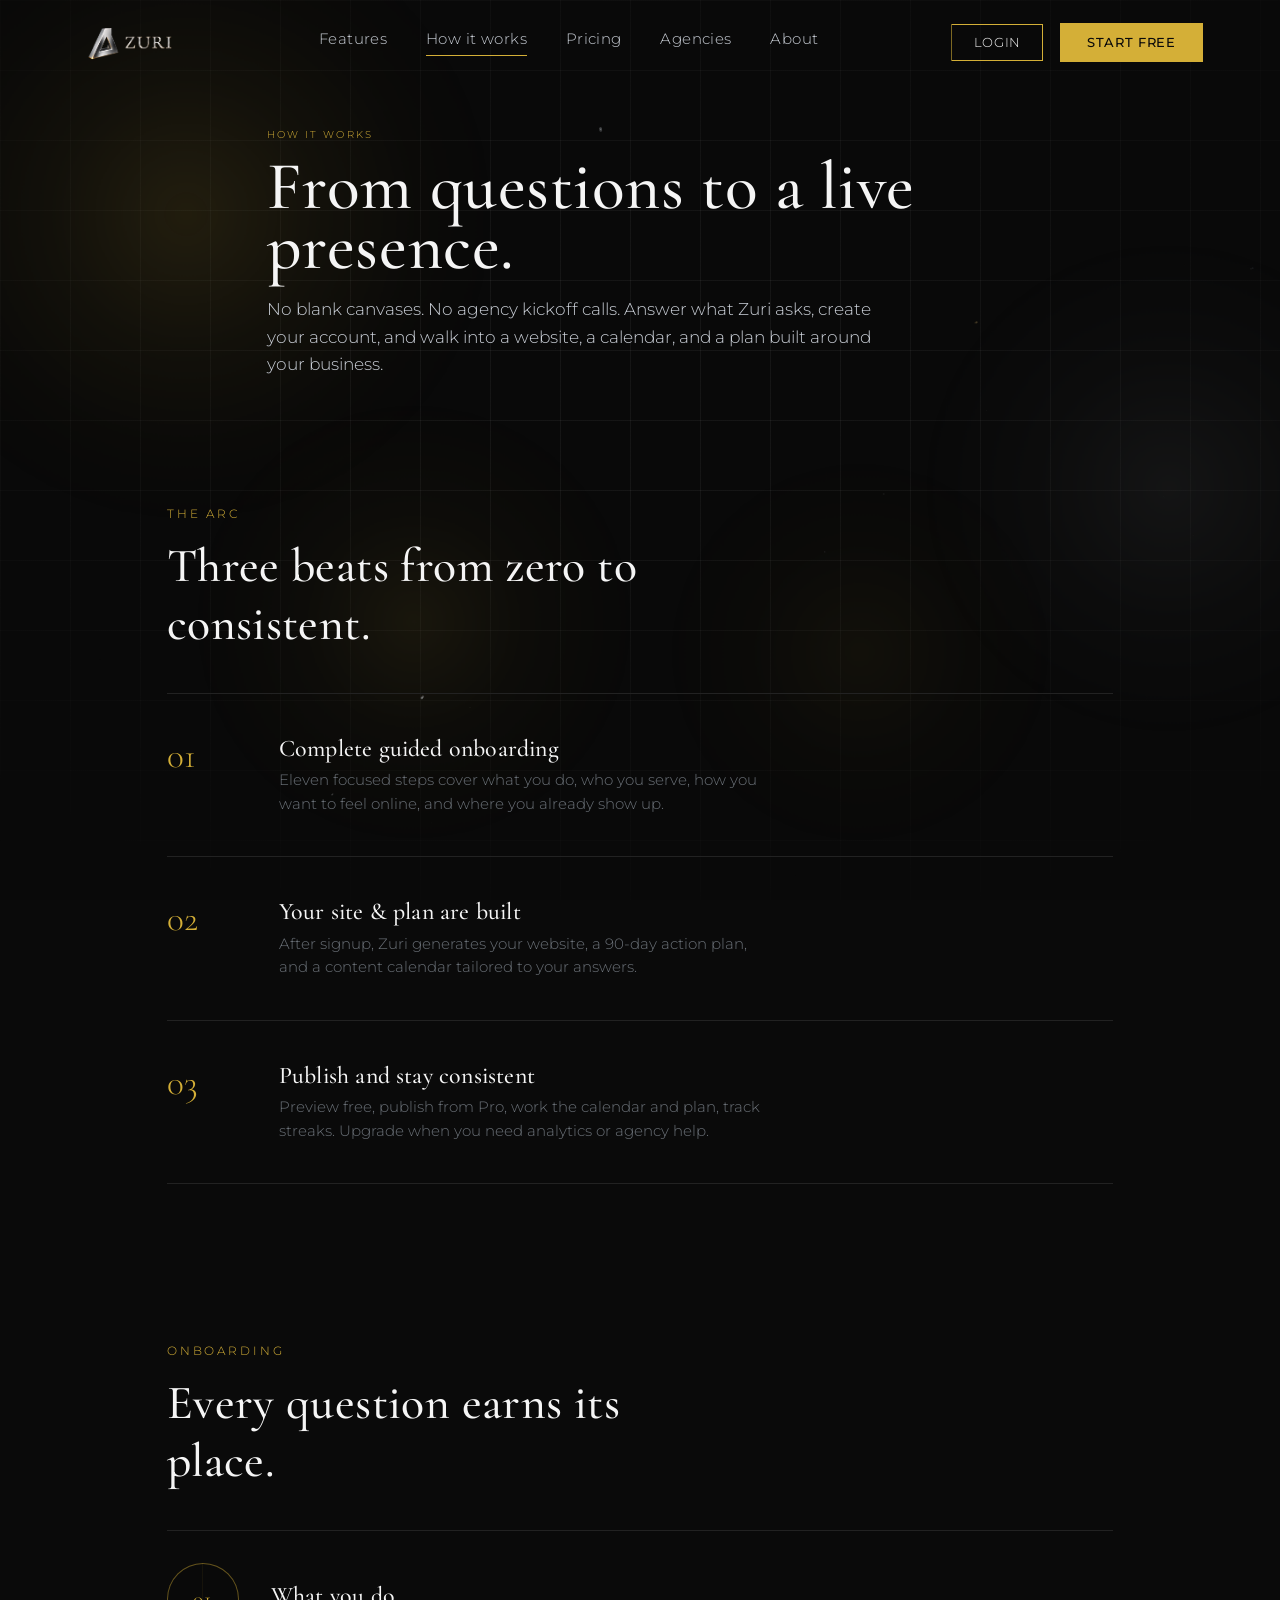
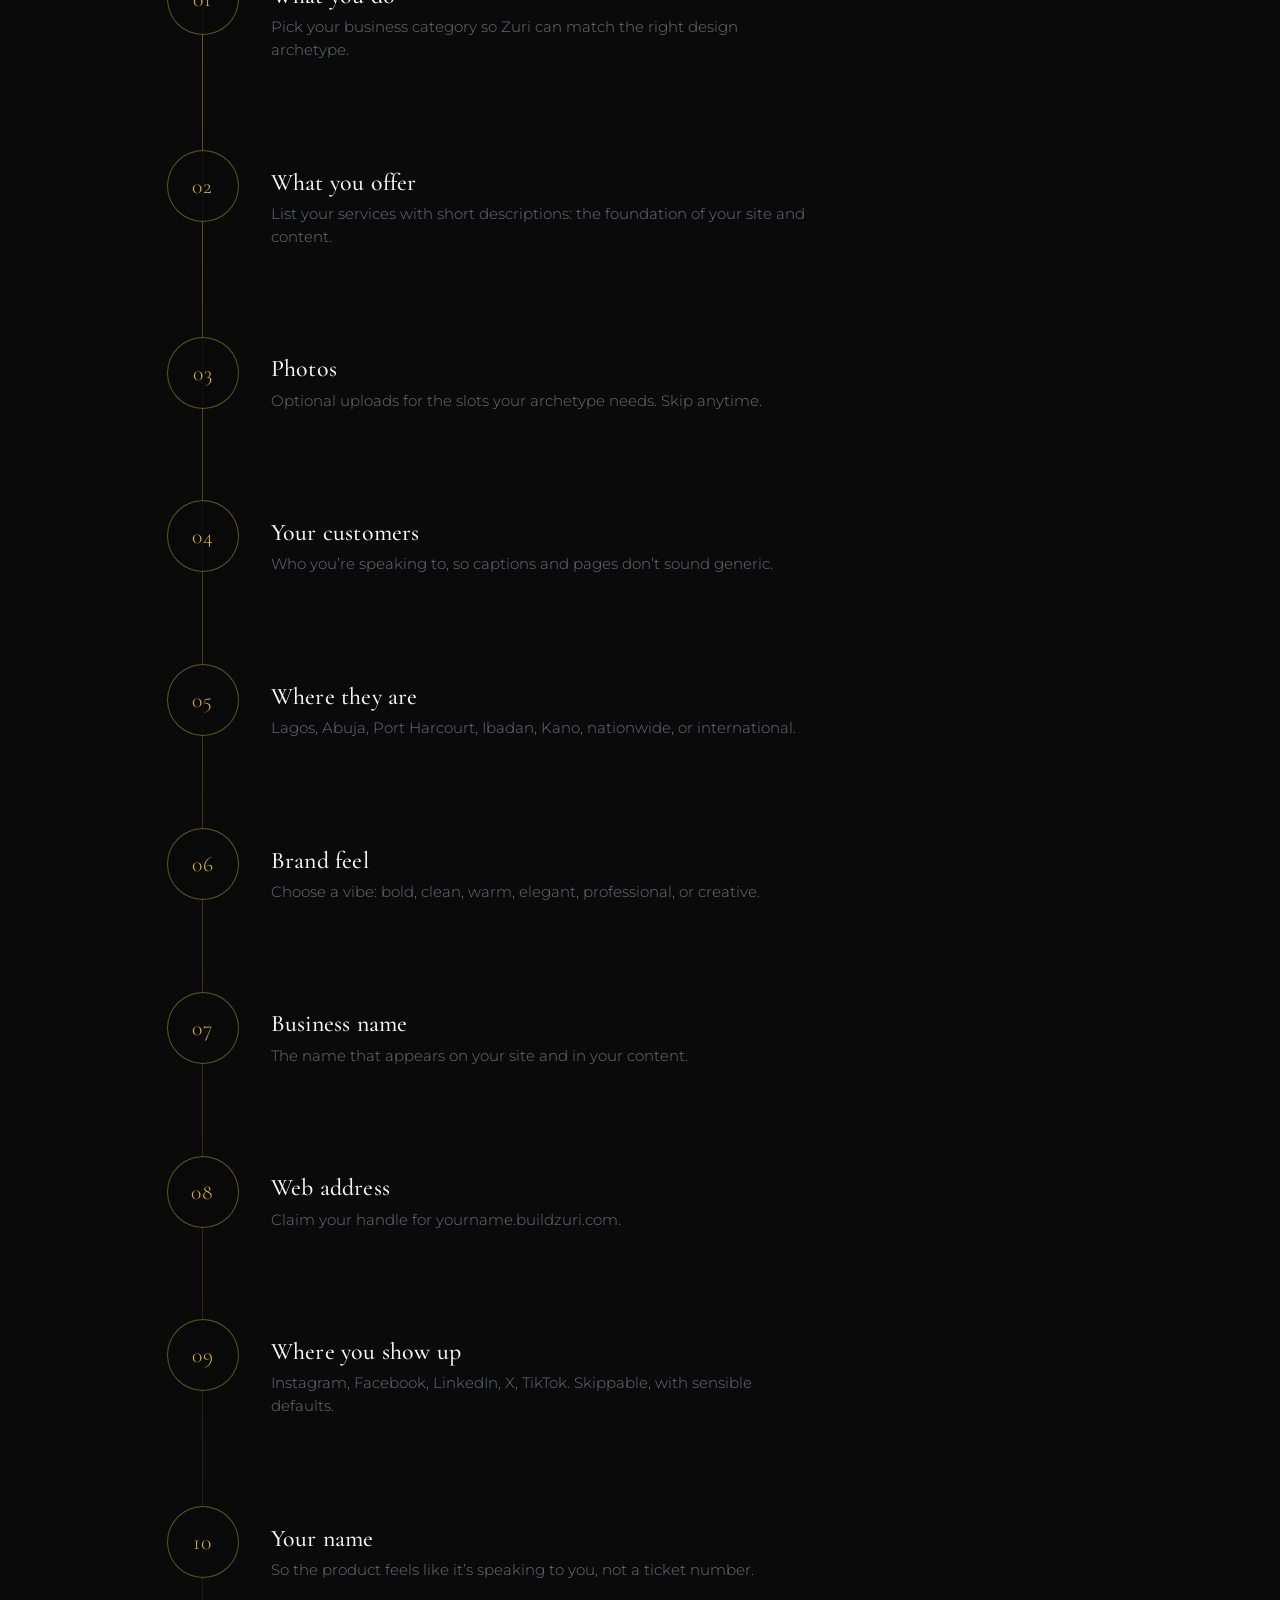
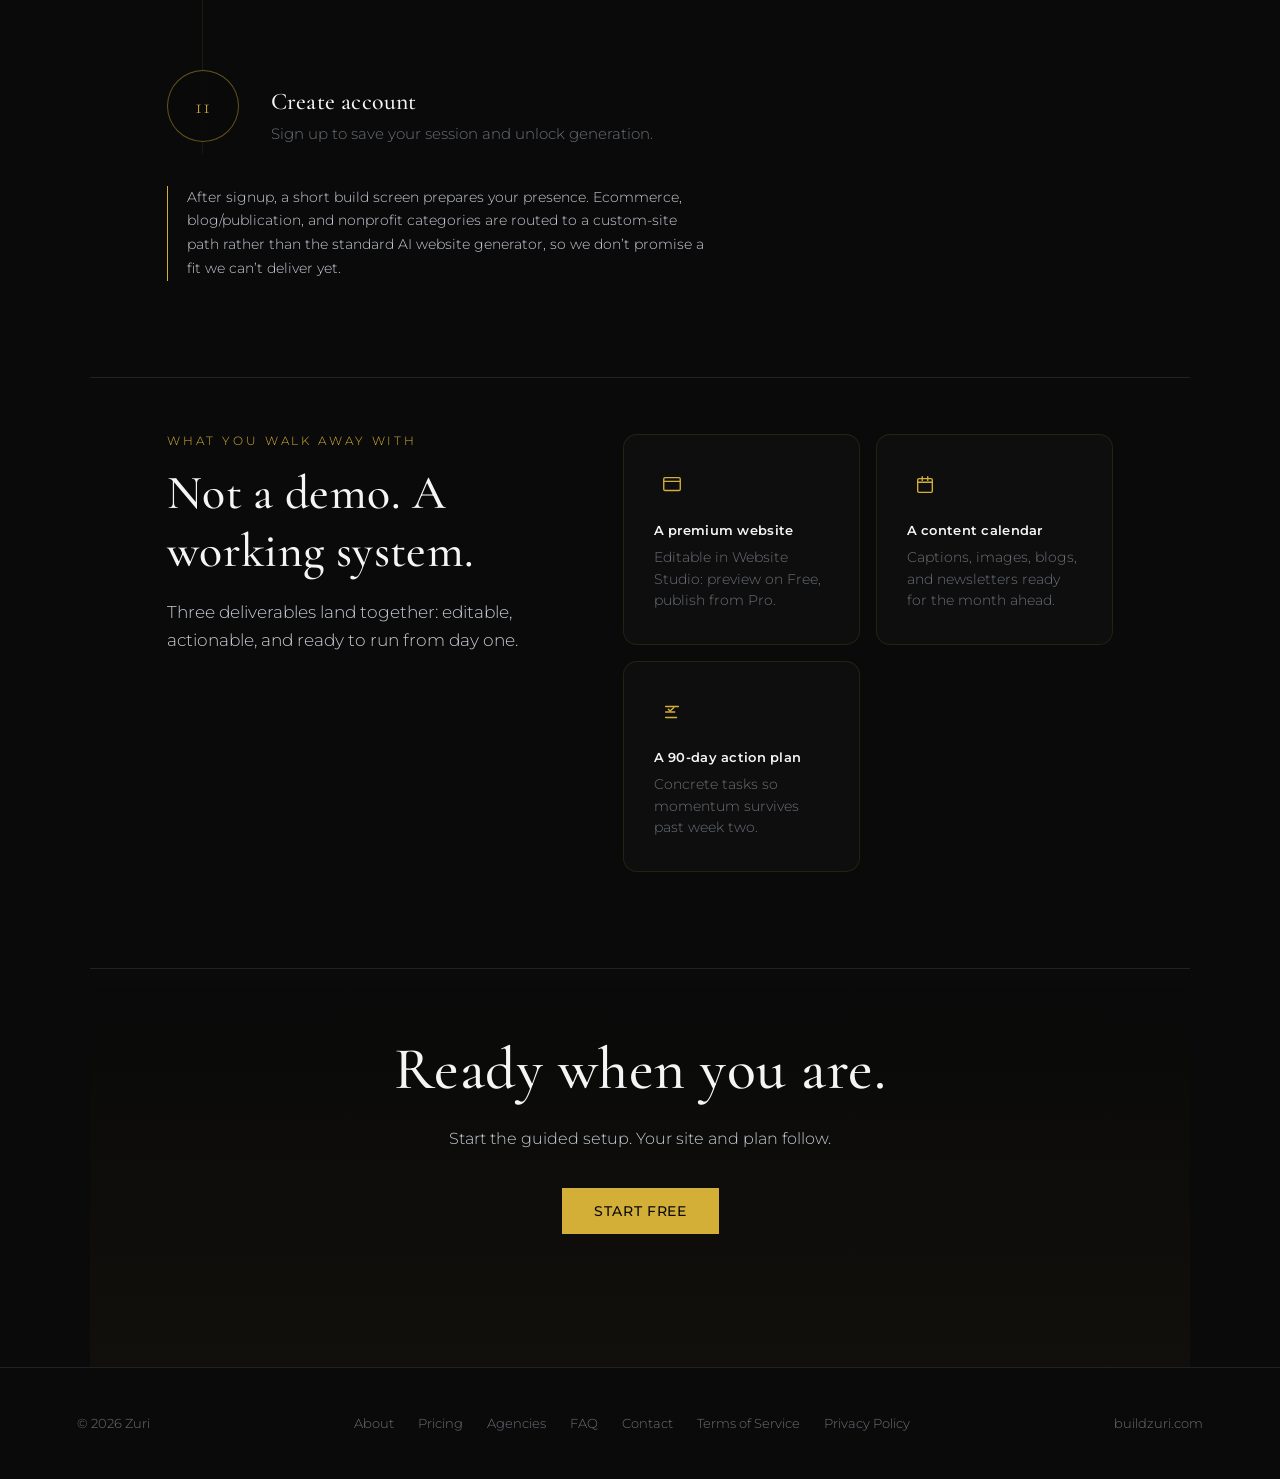
<file: how-it-works.html>
<!DOCTYPE html>
<html lang="en">
<head>
<meta charset="UTF-8">
<meta name="viewport" content="width=device-width, initial-scale=1.0">
<title>How it works | Zuri</title>
<meta name="description" content="From guided onboarding to a live website, content calendar, and 90-day action plan. How Zuri gets African businesses online and consistent.">
<link rel="preconnect" href="https://fonts.googleapis.com">
<link rel="preconnect" href="https://fonts.gstatic.com" crossorigin>
<link href="https://fonts.googleapis.com/css2?family=Cormorant+Garamond:wght@400;500;600&family=Montserrat:wght@300;400;500;600&display=swap" rel="stylesheet">
<link rel="stylesheet" href="assets/css/styles.css">

<meta property="og:type" content="website">
<meta property="og:url" content="https://buildzuri.com/how-it-works.html">
<meta property="og:title" content="How it works | Zuri">
<meta property="og:description" content="From guided onboarding to a live website, content calendar, and 90-day action plan. How Zuri gets African businesses online and consistent.">
<meta property="og:image" content="https://buildzuri.com/assets/images/zuri_meta.jpeg">
<meta property="og:image:width" content="1200">
<meta property="og:image:height" content="630">
<meta property="og:site_name" content="Zuri">
<meta name="twitter:card" content="summary_large_image">
<meta name="twitter:title" content="How it works | Zuri">
<meta name="twitter:description" content="From guided onboarding to a live website, content calendar, and 90-day action plan. How Zuri gets African businesses online and consistent.">
<meta name="twitter:image" content="https://buildzuri.com/assets/images/zuri_meta.jpeg">
<link rel="apple-touch-icon" sizes="180x180" href="assets/images/apple-touch-icon.png">
<link rel="icon" type="image/png" sizes="32x32" href="assets/images/favicon-32x32.png">
<link rel="icon" type="image/png" sizes="16x16" href="assets/images/favicon-16x16.png">
<link rel="manifest" href="/site.webmanifest">
</head>
<body>
<canvas id="dust-canvas"></canvas>

<div class="ambient" aria-hidden="true">
  <div class="ambient-orb ambient-orb--1"></div>
  <div class="ambient-orb ambient-orb--2"></div>
  <div class="ambient-orb ambient-orb--3"></div>
  <div class="ambient-orb ambient-orb--4"></div>
  <div class="ambient-grid"></div>
</div>

<nav class="navbar" id="navbar">
  <div class="nav-inner">
    <a href="index.html" class="nav-logo"><img src="assets/images/zuri_logo.png" alt="Zuri" class="nav-logo-img" width="75" height="30"></a>
    <div class="nav-links">
      <a href="features.html" class="link-underline">Features</a>
      <a href="how-it-works.html" class="link-underline active">How it works</a>
      <a href="pricing.html" class="link-underline">Pricing</a>
      <a href="agencies.html" class="link-underline">Agencies</a>
      <a href="about.html" class="link-underline">About</a>
    </div>
    <div class="nav-actions">
      <a href="https://app.buildzuri.com/login" class="btn-ghost nav-login">Login</a>
      <a href="https://app.buildzuri.com/start" class="btn-gold nav-cta">Start free</a>
    </div>
    <button class="hamburger" id="hamburger" aria-label="Menu"><span></span><span></span><span></span></button>
  </div>
</nav>

<div class="drawer-backdrop" id="drawer-backdrop"></div>
<div class="drawer" id="drawer">
  <a href="features.html" class="drawer-link">Features</a>
  <a href="how-it-works.html" class="drawer-link">How it works</a>
  <a href="pricing.html" class="drawer-link">Pricing</a>
  <a href="agencies.html" class="drawer-link">Agencies</a>
  <a href="about.html" class="drawer-link">About</a>
  <a href="https://app.buildzuri.com/start" class="btn-gold" style="margin-top:1rem;width:100%;text-align:center;">Start free</a>
</div>

<main>

<section class="page-header reveal in in-view">
  <div class="page-eyebrow">How it works</div>
  <h1>From questions to a live presence.</h1>
  <p>No blank canvases. No agency kickoff calls. Answer what Zuri asks, create your account, and walk into a website, a calendar, and a plan built around your business.</p>
</section>

<section class="reveal" data-anim="draw">
  <div class="section-label">The arc</div>
  <h2 class="section-title">Three beats from zero to consistent.</h2>
  <div class="steps">
    <div class="step"><div class="step-num">01</div><div><h3>Complete guided onboarding</h3><p>Eleven focused steps cover what you do, who you serve, how you want to feel online, and where you already show up.</p></div></div>
    <div class="step"><div class="step-num">02</div><div><h3>Your site &amp; plan are built</h3><p>After signup, Zuri generates your website, a 90-day action plan, and a content calendar tailored to your answers.</p></div></div>
    <div class="step"><div class="step-num">03</div><div><h3>Publish and stay consistent</h3><p>Preview free, publish from Pro, work the calendar and plan, track streaks. Upgrade when you need analytics or agency help.</p></div></div>
  </div>
</section>

<section class="reveal">
  <div class="section-label">Onboarding</div>
  <h2 class="section-title">Every question earns its place.</h2>
  <div class="timeline">
    <div class="timeline-item">
      <div class="timeline-num">01</div>
      <div>
        <h3>What you do</h3>
        <p>Pick your business category so Zuri can match the right design archetype.</p>
      </div>
    </div>
    <div class="timeline-item">
      <div class="timeline-num">02</div>
      <div>
        <h3>What you offer</h3>
        <p>List your services with short descriptions: the foundation of your site and content.</p>
      </div>
    </div>
    <div class="timeline-item">
      <div class="timeline-num">03</div>
      <div>
        <h3>Photos</h3>
        <p>Optional uploads for the slots your archetype needs. Skip anytime.</p>
      </div>
    </div>
    <div class="timeline-item">
      <div class="timeline-num">04</div>
      <div>
        <h3>Your customers</h3>
        <p>Who you’re speaking to, so captions and pages don’t sound generic.</p>
      </div>
    </div>
    <div class="timeline-item">
      <div class="timeline-num">05</div>
      <div>
        <h3>Where they are</h3>
        <p>Lagos, Abuja, Port Harcourt, Ibadan, Kano, nationwide, or international.</p>
      </div>
    </div>
    <div class="timeline-item">
      <div class="timeline-num">06</div>
      <div>
        <h3>Brand feel</h3>
        <p>Choose a vibe: bold, clean, warm, elegant, professional, or creative.</p>
      </div>
    </div>
    <div class="timeline-item">
      <div class="timeline-num">07</div>
      <div>
        <h3>Business name</h3>
        <p>The name that appears on your site and in your content.</p>
      </div>
    </div>
    <div class="timeline-item">
      <div class="timeline-num">08</div>
      <div>
        <h3>Web address</h3>
        <p>Claim your handle for yourname.buildzuri.com.</p>
      </div>
    </div>
    <div class="timeline-item">
      <div class="timeline-num">09</div>
      <div>
        <h3>Where you show up</h3>
        <p>Instagram, Facebook, LinkedIn, X, TikTok. Skippable, with sensible defaults.</p>
      </div>
    </div>
    <div class="timeline-item">
      <div class="timeline-num">10</div>
      <div>
        <h3>Your name</h3>
        <p>So the product feels like it’s speaking to you, not a ticket number.</p>
      </div>
    </div>
    <div class="timeline-item">
      <div class="timeline-num">11</div>
      <div>
        <h3>Create account</h3>
        <p>Sign up to save your session and unlock generation.</p>
      </div>
    </div>
  </div>
  <p class="timeline-note">After signup, a short build screen prepares your presence. Ecommerce, blog/publication, and nonprofit categories are routed to a custom-site path rather than the standard AI website generator, so we don’t promise a fit we can’t deliver yet.</p>
</section>

<section class="reveal feature-band">
  <div class="feature-band-copy">
    <div class="section-label">What you walk away with</div>
    <h2 class="section-title">Not a demo. A working system.</h2>
    <p class="feature-band-lead">Three deliverables land together: editable, actionable, and ready to run from day one.</p>
  </div>
  <div class="card-grid">
    <div class="info-card">
      <div class="info-card-icon" aria-hidden="true">
        <svg viewBox="0 0 24 24"><rect x="3" y="4" width="18" height="14" rx="1.5"/><path d="M3 8h18"/></svg>
      </div>
      <h3>A premium website</h3>
      <p>Editable in Website Studio: preview on Free, publish from Pro.</p>
    </div>
    <div class="info-card">
      <div class="info-card-icon" aria-hidden="true">
        <svg viewBox="0 0 24 24"><rect x="4" y="5" width="16" height="15" rx="1.5"/><path d="M4 9h16M9 3v4M15 3v4"/></svg>
      </div>
      <h3>A content calendar</h3>
      <p>Captions, images, blogs, and newsletters ready for the month ahead.</p>
    </div>
    <div class="info-card">
      <div class="info-card-icon" aria-hidden="true">
        <svg viewBox="0 0 24 24"><path d="M5 6h14M5 12h10M5 18h12"/><path d="M8 9l2 2 4-4"/></svg>
      </div>
      <h3>A 90-day action plan</h3>
      <p>Concrete tasks so momentum survives past week two.</p>
    </div>
  </div>
</section>

<section class="reveal final-cta" data-anim="scale" style="padding-bottom:8rem;">
  <h2>Ready when you are.</h2>
  <p>Start the guided setup. Your site and plan follow.</p>
  <a href="https://app.buildzuri.com/start" class="btn-gold">Start free</a>
</section>

</main>

<footer class="site-footer">
  <span>© 2026 Zuri</span>
  <div class="footer-links">
    <a href="about.html">About</a>
    <a href="pricing.html">Pricing</a>
    <a href="agencies.html">Agencies</a>
    <a href="faq.html">FAQ</a>
    <a href="contact.html">Contact</a>
    <a href="terms.html">Terms of Service</a>
    <a href="privacy.html">Privacy Policy</a>
  </div>
  <span>buildzuri.com</span>
</footer>

<script src="assets/js/script.js"></script>
</body>
</html>
</file>
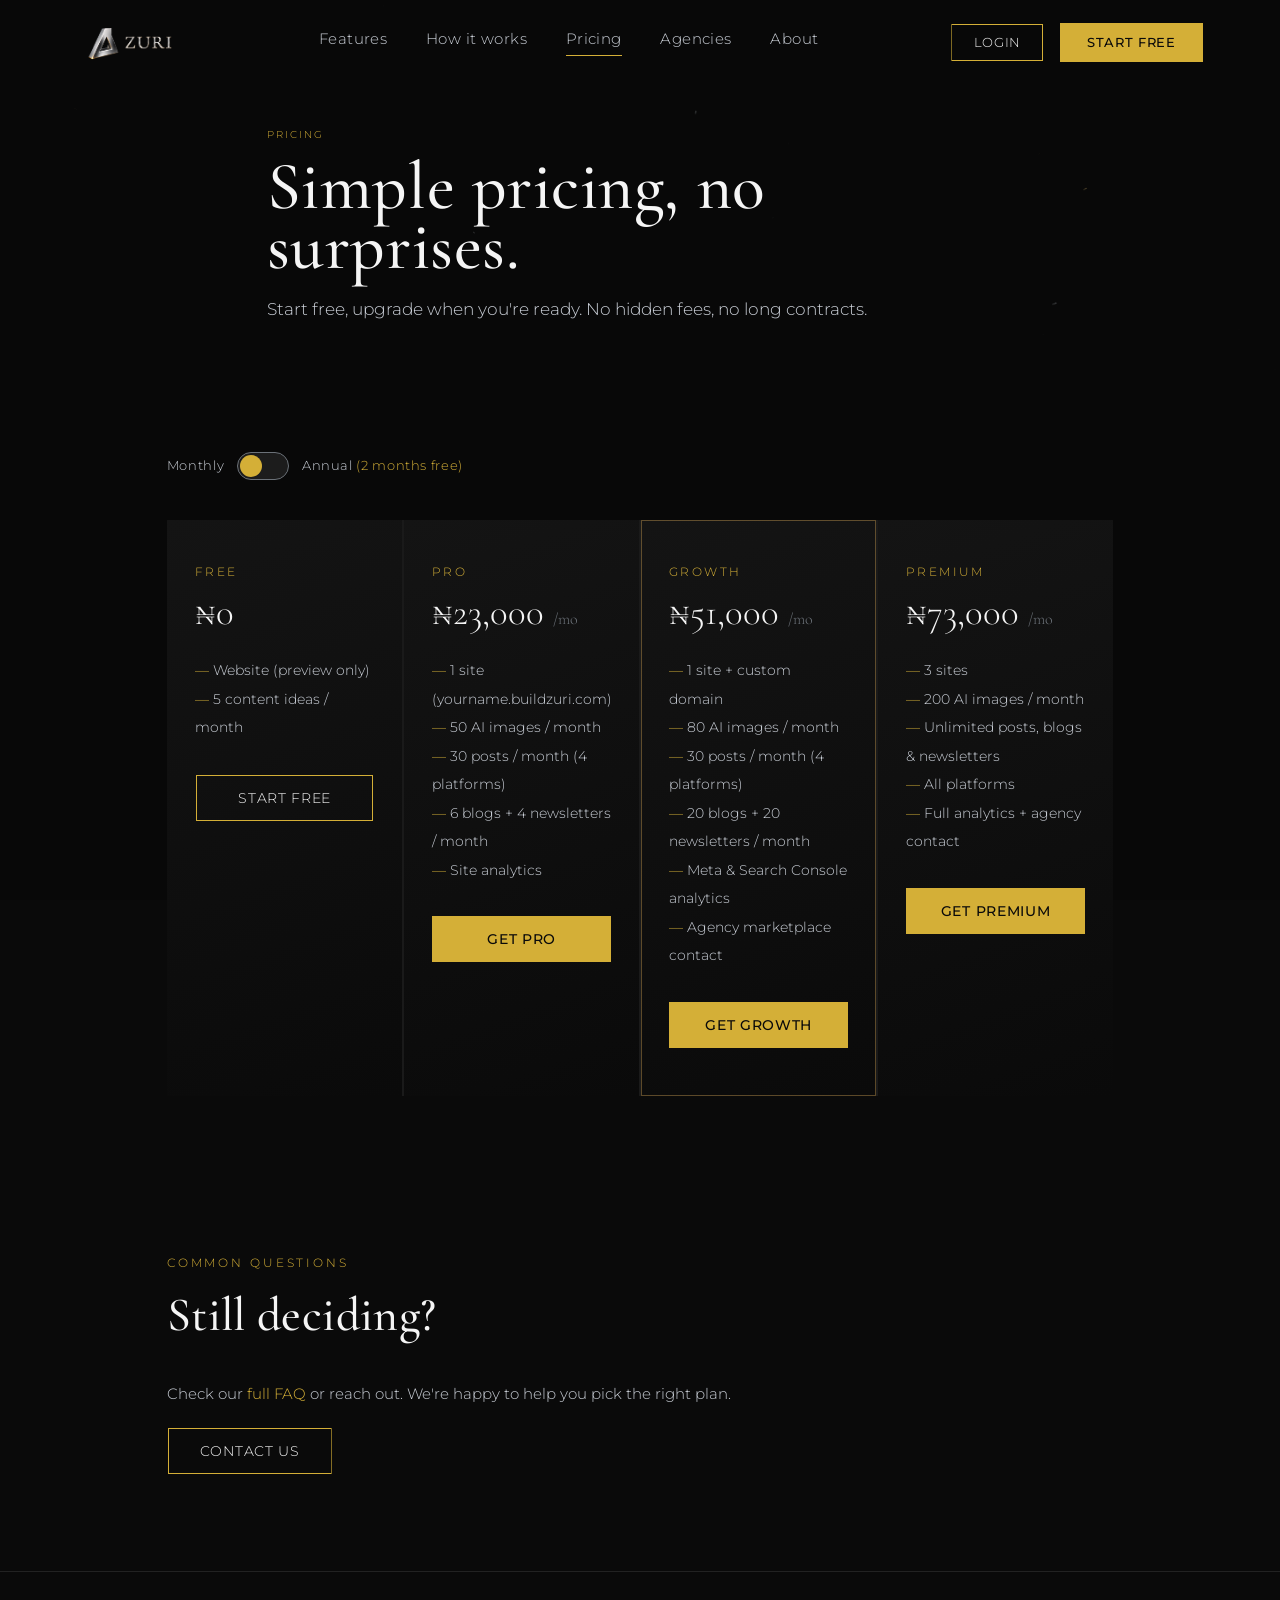
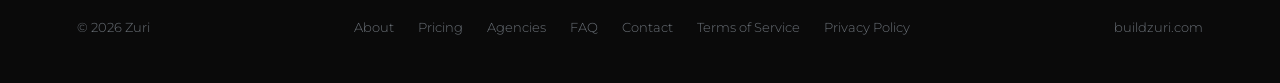
<file: pricing.html>
<!DOCTYPE html>
<html lang="en">
<head>
<meta charset="UTF-8">
<meta name="viewport" content="width=device-width, initial-scale=1.0">
<title>Pricing | Zuri</title>
<meta name="description" content="Simple, transparent pricing for African businesses. Free, Pro, Growth, and Premium plans.">
<link rel="preconnect" href="https://fonts.googleapis.com">
<link rel="preconnect" href="https://fonts.gstatic.com" crossorigin>
<link href="https://fonts.googleapis.com/css2?family=Cormorant+Garamond:wght@400;500;600&family=Montserrat:wght@300;400;500;600&display=swap" rel="stylesheet">
<link rel="stylesheet" href="assets/css/styles.css">

<meta property="og:type" content="website">
<meta property="og:url" content="https://buildzuri.com/pricing.html">
<meta property="og:title" content="Pricing | Zuri">
<meta property="og:description" content="Simple, transparent pricing for African businesses. Free, Pro, Growth, and Premium plans.">
<meta property="og:image" content="https://buildzuri.com/assets/images/zuri_meta.jpeg">
<meta property="og:image:width" content="1200">
<meta property="og:image:height" content="630">
<meta property="og:site_name" content="Zuri">
<meta name="twitter:card" content="summary_large_image">
<meta name="twitter:title" content="Pricing | Zuri">
<meta name="twitter:description" content="Simple, transparent pricing for African businesses. Free, Pro, Growth, and Premium plans.">
<meta name="twitter:image" content="https://buildzuri.com/assets/images/zuri_meta.jpeg">
<link rel="apple-touch-icon" sizes="180x180" href="assets/images/apple-touch-icon.png">
<link rel="icon" type="image/png" sizes="32x32" href="assets/images/favicon-32x32.png">
<link rel="icon" type="image/png" sizes="16x16" href="assets/images/favicon-16x16.png">
<link rel="manifest" href="/site.webmanifest">
</head>
<body>
<canvas id="dust-canvas"></canvas>

<nav class="navbar" id="navbar">
  <div class="nav-inner">
    <a href="index.html" class="nav-logo"><img src="assets/images/zuri_logo.png" alt="Zuri" class="nav-logo-img" width="75" height="30"></a>
    <div class="nav-links">
      <a href="features.html" class="link-underline">Features</a>
      <a href="how-it-works.html" class="link-underline">How it works</a>
      <a href="pricing.html" class="link-underline active">Pricing</a>
      <a href="agencies.html" class="link-underline">Agencies</a>
      <a href="about.html" class="link-underline">About</a>
    </div>
    <div class="nav-actions">
      <a href="https://app.buildzuri.com/login" class="btn-ghost nav-login">Login</a>
      <a href="https://app.buildzuri.com/start" class="btn-gold nav-cta">Start free</a>
    </div>
    <button class="hamburger" id="hamburger" aria-label="Menu"><span></span><span></span><span></span></button>
  </div>
</nav>

<div class="drawer-backdrop" id="drawer-backdrop"></div>
<div class="drawer" id="drawer">
  <a href="features.html" class="drawer-link">Features</a>
  <a href="how-it-works.html" class="drawer-link">How it works</a>
  <a href="pricing.html" class="drawer-link">Pricing</a>
  <a href="agencies.html" class="drawer-link">Agencies</a>
  <a href="about.html" class="drawer-link">About</a>
  <a href="https://app.buildzuri.com/start" class="btn-gold" style="margin-top:1rem;width:100%;text-align:center;">Start free</a>
</div>

<main>

<section class="page-header reveal in">
  <div class="page-eyebrow">Pricing</div>
  <h1>Simple pricing, no surprises.</h1>
  <p>Start free, upgrade when you're ready. No hidden fees, no long contracts.</p>
</section>

<section class="reveal">
  <div class="toggle-row">
    <span class="toggle-label">Monthly</span>
    <div class="switch" id="billing-switch"><div class="knob"></div></div>
    <span class="toggle-label">Annual <span style="color:var(--gold)">(2 months free)</span></span>
  </div>
  <div class="pricing-vault">
    <div class="vault-panel">
      <div class="plan-name">Free</div>
      <div class="plan-price" data-monthly="0">₦0</div>
      <ul class="plan-list">
        <li>Website (preview only)</li>
        <li>5 content ideas / month</li>
      </ul>
      <a href="https://app.buildzuri.com/start" class="btn-ghost" style="width:100%;text-align:center;">Start free</a>
    </div>
    <div class="vault-panel">
      <div class="plan-name">Pro</div>
      <div class="plan-price" data-monthly="₦23,000" data-annual="₦230,000">₦23,000 <span>/mo</span></div>
      <ul class="plan-list">
        <li>1 site (yourname.buildzuri.com)</li>
        <li>50 AI images / month</li>
        <li>30 posts / month (4 platforms)</li>
        <li>6 blogs + 4 newsletters / month</li>
        <li>Site analytics</li>
      </ul>
      <a href="https://app.buildzuri.com/start?plan=pro" class="btn-gold" style="width:100%;text-align:center;">Get Pro</a>
    </div>
    <div class="vault-panel featured">
      <div class="plan-name">Growth</div>
      <div class="plan-price" data-monthly="₦51,000" data-annual="₦510,000">₦51,000 <span>/mo</span></div>
      <ul class="plan-list">
        <li>1 site + custom domain</li>
        <li>80 AI images / month</li>
        <li>30 posts / month (4 platforms)</li>
        <li>20 blogs + 20 newsletters / month</li>
        <li>Meta &amp; Search Console analytics</li>
        <li>Agency marketplace contact</li>
      </ul>
      <a href="https://app.buildzuri.com/start?plan=growth" class="btn-gold" style="width:100%;text-align:center;">Get Growth</a>
    </div>
    <div class="vault-panel">
      <div class="plan-name">Premium</div>
      <div class="plan-price" data-monthly="₦73,000" data-annual="₦730,000">₦73,000 <span>/mo</span></div>
      <ul class="plan-list">
        <li>3 sites</li>
        <li>200 AI images / month</li>
        <li>Unlimited posts, blogs &amp; newsletters</li>
        <li>All platforms</li>
        <li>Full analytics + agency contact</li>
      </ul>
      <a href="https://app.buildzuri.com/start?plan=premium" class="btn-gold" style="width:100%;text-align:center;">Get Premium</a>
    </div>
  </div>
</section>

<section class="reveal">
  <div class="section-label">Common Questions</div>
  <h2 class="section-title">Still deciding?</h2>
  <p style="color:var(--chrome-mid); font-size:.95rem; margin-bottom:1.5rem;">Check our <a href="faq.html" class="link-underline" style="color:var(--gold);">full FAQ</a> or reach out. We're happy to help you pick the right plan.</p>
  <a href="contact.html" class="btn-ghost">Contact us</a>
</section>

</main>

<footer class="site-footer">
  <span>© 2026 Zuri</span>
  <div class="footer-links">
    <a href="about.html">About</a>
    <a href="pricing.html">Pricing</a>
    <a href="agencies.html">Agencies</a>
    <a href="faq.html">FAQ</a>
    <a href="contact.html">Contact</a>
    <a href="terms.html">Terms of Service</a>
    <a href="privacy.html">Privacy Policy</a>
  </div>
  <span>buildzuri.com</span>
</footer>

<script src="assets/js/script.js"></script>
</body>
</html>
</file>
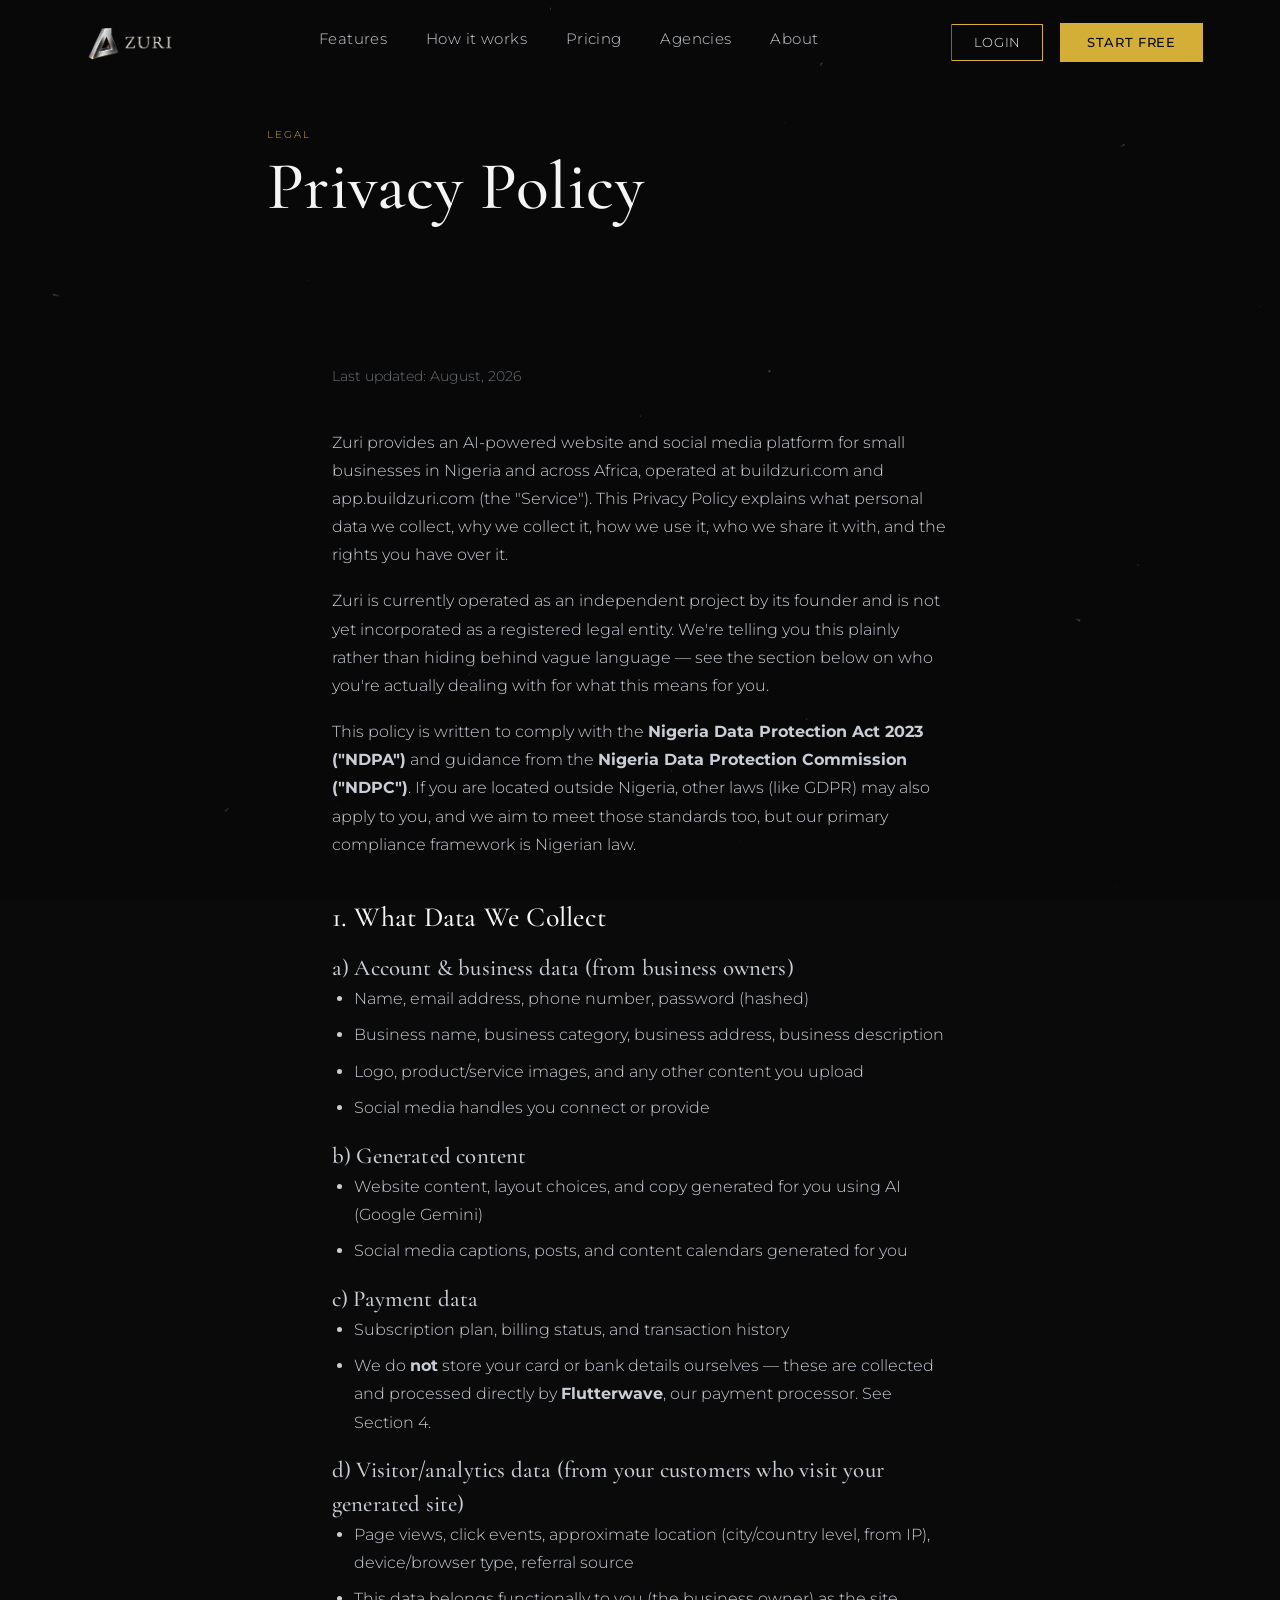
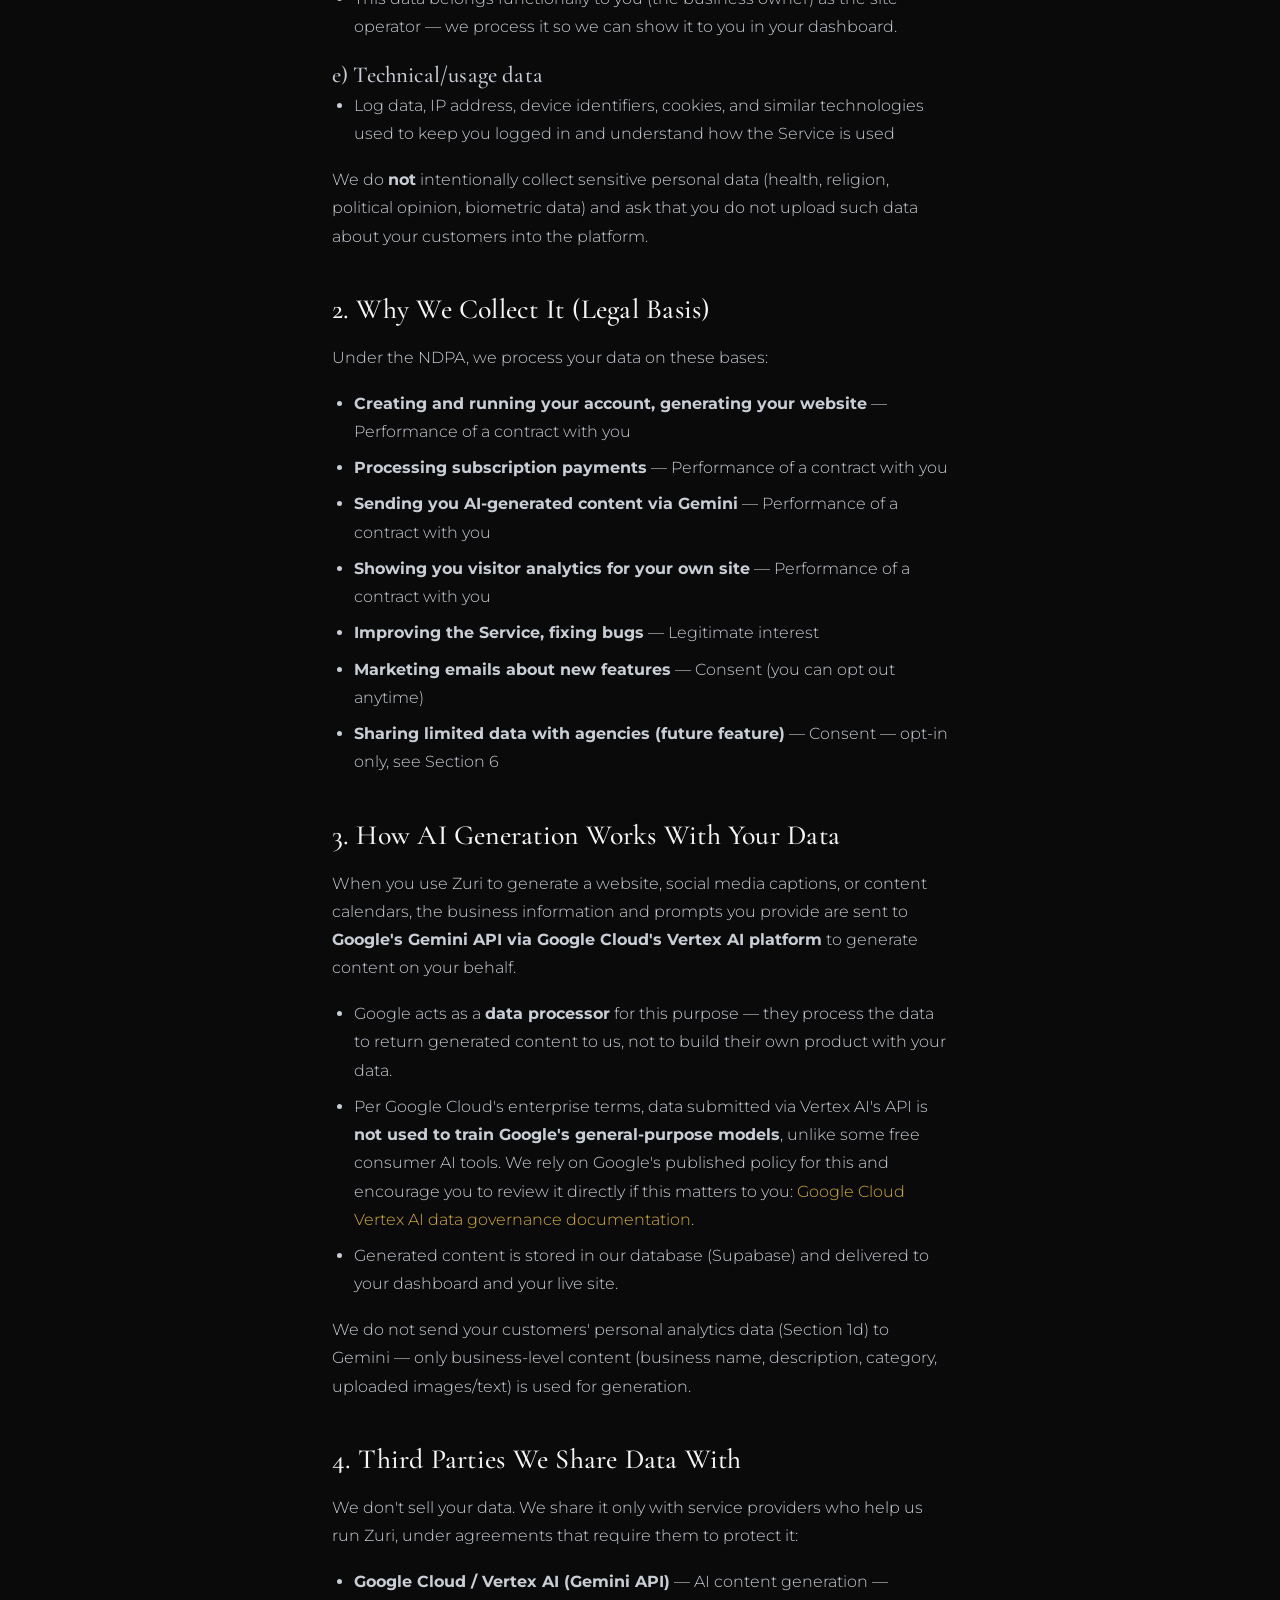
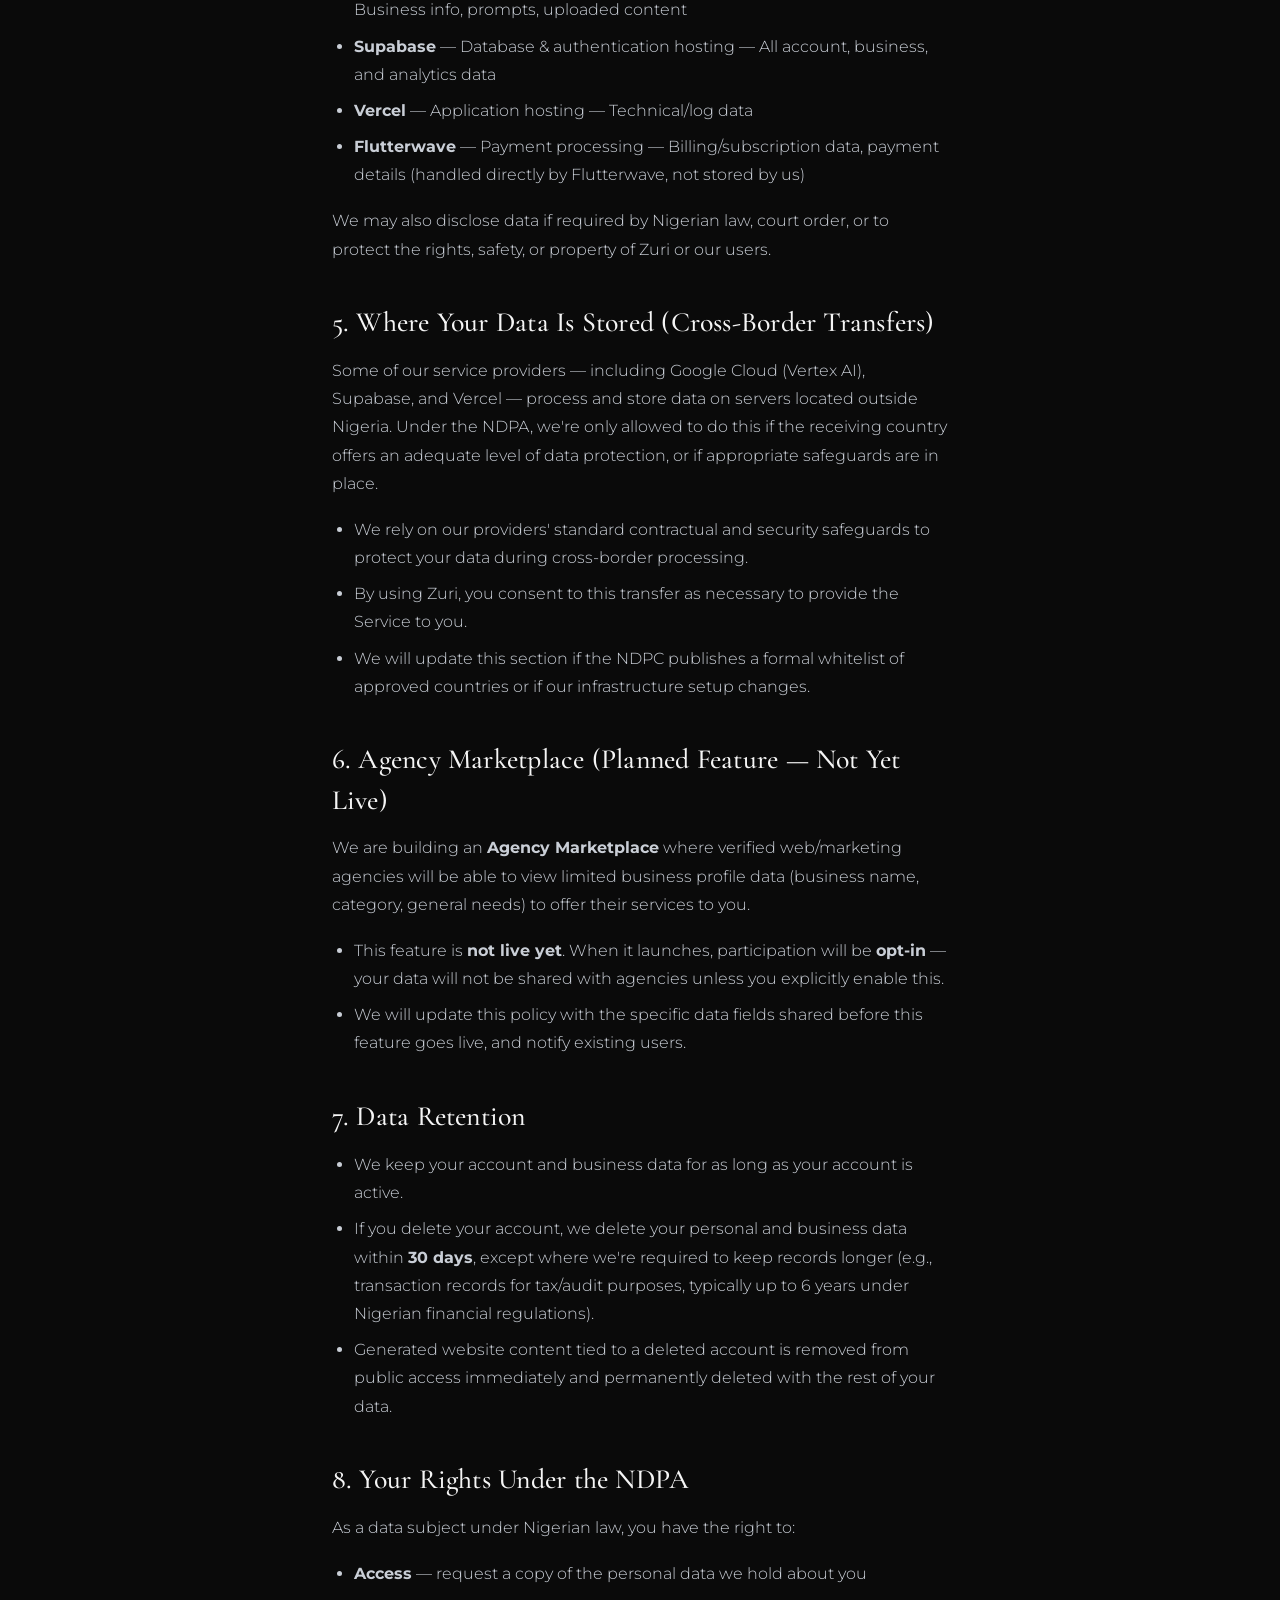
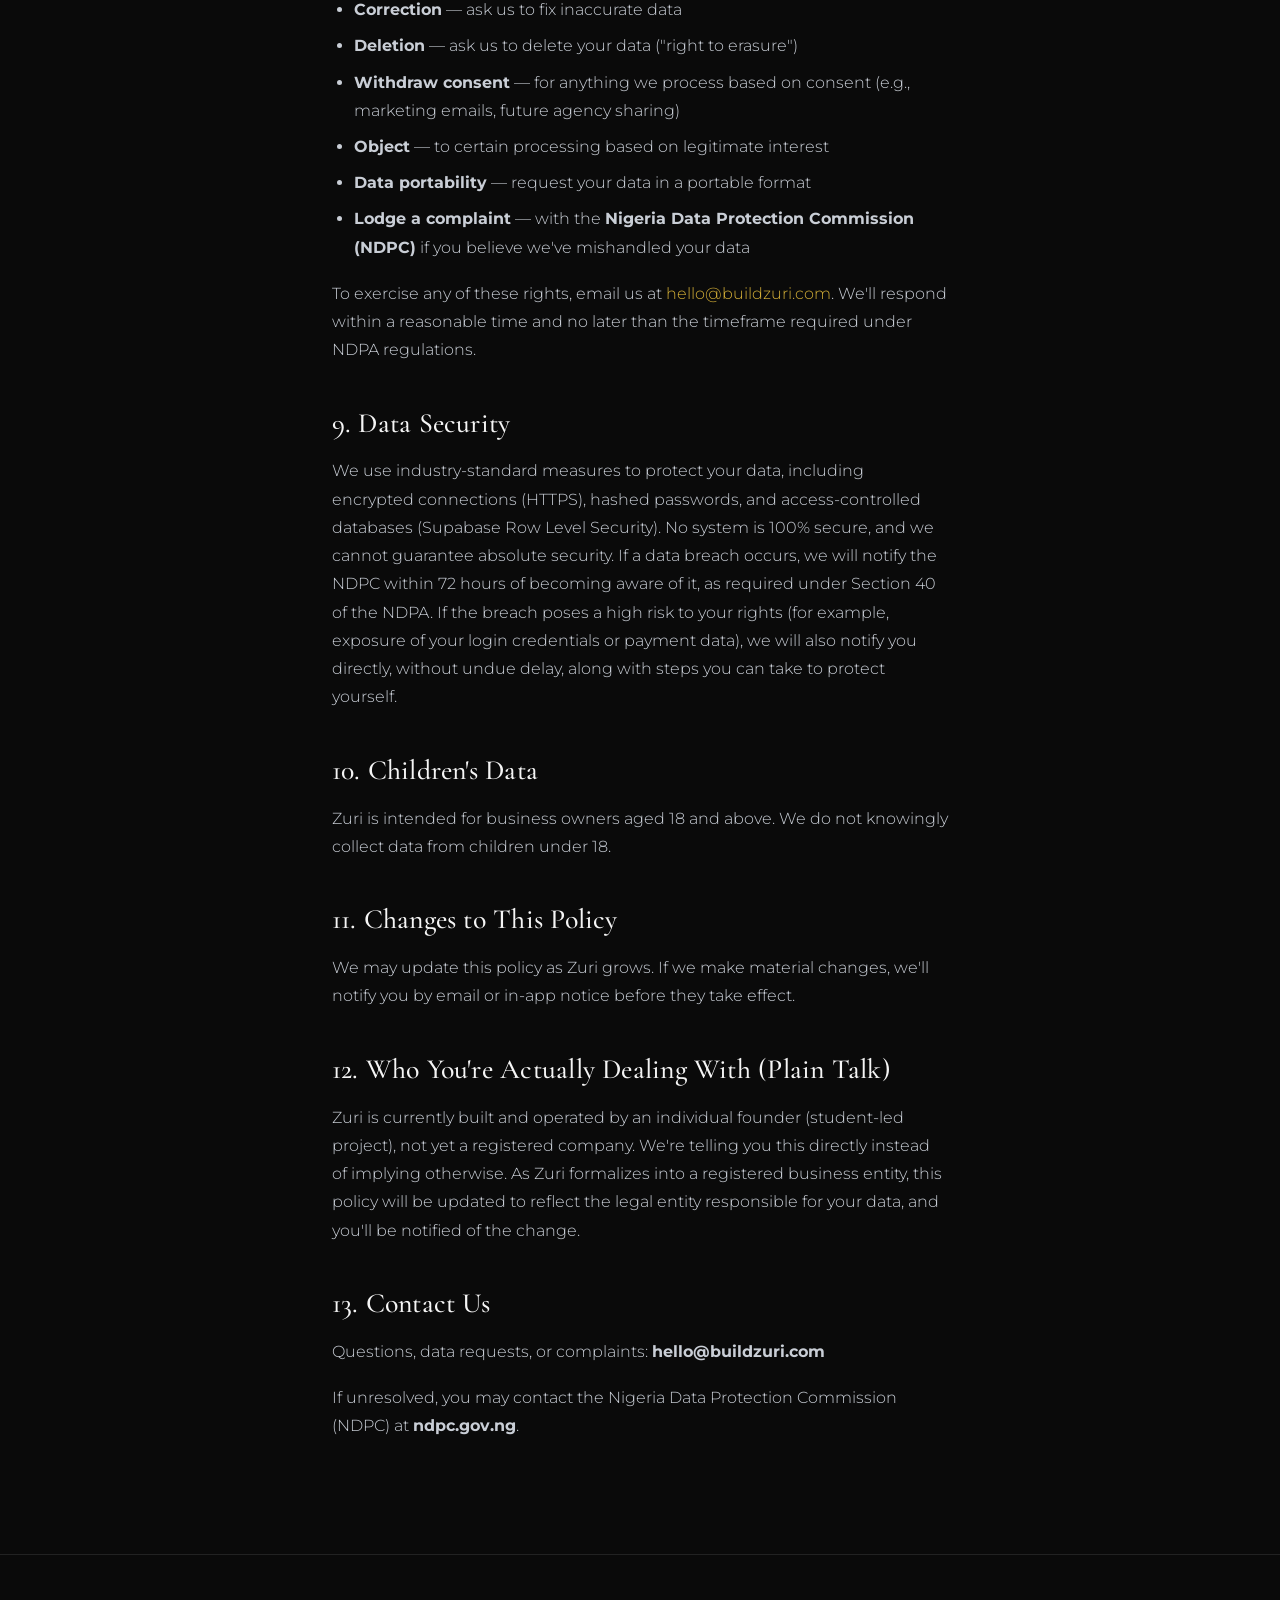
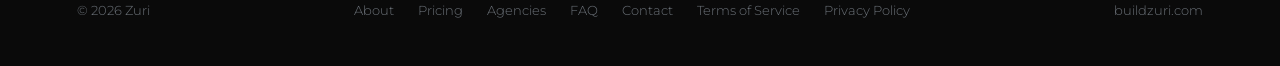
<file: privacy.html>
<!DOCTYPE html>
<html lang="en">
<head>
<meta charset="UTF-8">
<meta name="viewport" content="width=device-width, initial-scale=1.0">
<title>Privacy Policy | Zuri</title>
<meta name="description" content="Zuri's privacy policy — how we collect, use, and protect your data.">
<link rel="preconnect" href="https://fonts.googleapis.com">
<link rel="preconnect" href="https://fonts.gstatic.com" crossorigin>
<link href="https://fonts.googleapis.com/css2?family=Cormorant+Garamond:wght@400;500;600&family=Montserrat:wght@300;400;500;600&display=swap" rel="stylesheet">
<link rel="stylesheet" href="assets/css/styles.css">

<meta property="og:type" content="website">
<meta property="og:url" content="https://buildzuri.com/privacy.html">
<meta property="og:title" content="Privacy Policy | Zuri">
<meta property="og:description" content="Zuri's privacy policy — how we collect, use, and protect your data.">
<meta property="og:image" content="https://buildzuri.com/assets/images/zuri_meta.jpeg">
<meta property="og:image:width" content="1200">
<meta property="og:image:height" content="630">
<meta property="og:site_name" content="Zuri">
<meta name="twitter:card" content="summary_large_image">
<meta name="twitter:title" content="Privacy Policy | Zuri">
<meta name="twitter:description" content="Zuri's privacy policy — how we collect, use, and protect your data.">
<meta name="twitter:image" content="https://buildzuri.com/assets/images/zuri_meta.jpeg">
<link rel="apple-touch-icon" sizes="180x180" href="assets/images/apple-touch-icon.png">
<link rel="icon" type="image/png" sizes="32x32" href="assets/images/favicon-32x32.png">
<link rel="icon" type="image/png" sizes="16x16" href="assets/images/favicon-16x16.png">
<link rel="manifest" href="/site.webmanifest">
</head>
<body>
<canvas id="dust-canvas"></canvas>

<nav class="navbar" id="navbar">
  <div class="nav-inner">
    <a href="index.html" class="nav-logo"><img src="assets/images/zuri_logo.png" alt="Zuri" class="nav-logo-img" width="75" height="30"></a>
    <div class="nav-links">
      <a href="features.html" class="link-underline">Features</a>
      <a href="how-it-works.html" class="link-underline">How it works</a>
      <a href="pricing.html" class="link-underline">Pricing</a>
      <a href="agencies.html" class="link-underline">Agencies</a>
      <a href="about.html" class="link-underline">About</a>
    </div>
    <div class="nav-actions">
      <a href="https://app.buildzuri.com/login" class="btn-ghost nav-login">Login</a>
      <a href="https://app.buildzuri.com/start" class="btn-gold nav-cta">Start free</a>
    </div>
    <button class="hamburger" id="hamburger" aria-label="Menu"><span></span><span></span><span></span></button>
  </div>
</nav>

<div class="drawer-backdrop" id="drawer-backdrop"></div>
<div class="drawer" id="drawer">
  <a href="features.html" class="drawer-link">Features</a>
  <a href="how-it-works.html" class="drawer-link">How it works</a>
  <a href="pricing.html" class="drawer-link">Pricing</a>
  <a href="agencies.html" class="drawer-link">Agencies</a>
  <a href="about.html" class="drawer-link">About</a>
  <a href="https://app.buildzuri.com/start" class="btn-gold" style="margin-top:1rem;width:100%;text-align:center;">Start free</a>
</div>

<main>

<section class="page-header reveal in">
  <div class="page-eyebrow">Legal</div>
  <h1>Privacy Policy</h1>
</section>

<section class="reveal in prose">
  <div class="last-updated">Last updated: August, 2026</div>

  <p>Zuri provides an AI-powered website and social media platform for small businesses in Nigeria and across Africa, operated at buildzuri.com and app.buildzuri.com (the "Service"). This Privacy Policy explains what personal data we collect, why we collect it, how we use it, who we share it with, and the rights you have over it.</p>

  <p>Zuri is currently operated as an independent project by its founder and is not yet incorporated as a registered legal entity. We're telling you this plainly rather than hiding behind vague language — see the section below on who you're actually dealing with for what this means for you.</p>

  <p>This policy is written to comply with the <strong>Nigeria Data Protection Act 2023 ("NDPA")</strong> and guidance from the <strong>Nigeria Data Protection Commission ("NDPC")</strong>. If you are located outside Nigeria, other laws (like GDPR) may also apply to you, and we aim to meet those standards too, but our primary compliance framework is Nigerian law.</p>

  <h2>1. What Data We Collect</h2>

  <h3>a) Account &amp; business data (from business owners)</h3>
  <ul>
    <li>Name, email address, phone number, password (hashed)</li>
    <li>Business name, business category, business address, business description</li>
    <li>Logo, product/service images, and any other content you upload</li>
    <li>Social media handles you connect or provide</li>
  </ul>

  <h3>b) Generated content</h3>
  <ul>
    <li>Website content, layout choices, and copy generated for you using AI (Google Gemini)</li>
    <li>Social media captions, posts, and content calendars generated for you</li>
  </ul>

  <h3>c) Payment data</h3>
  <ul>
    <li>Subscription plan, billing status, and transaction history</li>
    <li>We do <strong>not</strong> store your card or bank details ourselves — these are collected and processed directly by <strong>Flutterwave</strong>, our payment processor. See Section 4.</li>
  </ul>

  <h3>d) Visitor/analytics data (from your customers who visit your generated site)</h3>
  <ul>
    <li>Page views, click events, approximate location (city/country level, from IP), device/browser type, referral source</li>
    <li>This data belongs functionally to you (the business owner) as the site operator — we process it so we can show it to you in your dashboard.</li>
  </ul>

  <h3>e) Technical/usage data</h3>
  <ul>
    <li>Log data, IP address, device identifiers, cookies, and similar technologies used to keep you logged in and understand how the Service is used</li>
  </ul>

  <p>We do <strong>not</strong> intentionally collect sensitive personal data (health, religion, political opinion, biometric data) and ask that you do not upload such data about your customers into the platform.</p>

  <h2>2. Why We Collect It (Legal Basis)</h2>
  <p>Under the NDPA, we process your data on these bases:</p>
  <ul>
    <li><strong>Creating and running your account, generating your website</strong> — Performance of a contract with you</li>
    <li><strong>Processing subscription payments</strong> — Performance of a contract with you</li>
    <li><strong>Sending you AI-generated content via Gemini</strong> — Performance of a contract with you</li>
    <li><strong>Showing you visitor analytics for your own site</strong> — Performance of a contract with you</li>
    <li><strong>Improving the Service, fixing bugs</strong> — Legitimate interest</li>
    <li><strong>Marketing emails about new features</strong> — Consent (you can opt out anytime)</li>
    <li><strong>Sharing limited data with agencies (future feature)</strong> — Consent — opt-in only, see Section 6</li>
  </ul>

  <h2>3. How AI Generation Works With Your Data</h2>
  <p>When you use Zuri to generate a website, social media captions, or content calendars, the business information and prompts you provide are sent to <strong>Google's Gemini API via Google Cloud's Vertex AI platform</strong> to generate content on your behalf.</p>

  <ul>
    <li>Google acts as a <strong>data processor</strong> for this purpose — they process the data to return generated content to us, not to build their own product with your data.</li>
    <li>Per Google Cloud's enterprise terms, data submitted via Vertex AI's API is <strong>not used to train Google's general-purpose models</strong>, unlike some free consumer AI tools. We rely on Google's published policy for this and encourage you to review it directly if this matters to you: <a href="https://cloud.google.com/vertex-ai/generative-ai/docs/data-governance" target="_blank" rel="noopener noreferrer" style="color:var(--gold);">Google Cloud Vertex AI data governance documentation</a>.</li>
    <li>Generated content is stored in our database (Supabase) and delivered to your dashboard and your live site.</li>
  </ul>

  <p>We do not send your customers' personal analytics data (Section 1d) to Gemini — only business-level content (business name, description, category, uploaded images/text) is used for generation.</p>

  <h2>4. Third Parties We Share Data With</h2>
  <p>We don't sell your data. We share it only with service providers who help us run Zuri, under agreements that require them to protect it:</p>
  <ul>
    <li><strong>Google Cloud / Vertex AI (Gemini API)</strong> — AI content generation — Business info, prompts, uploaded content</li>
    <li><strong>Supabase</strong> — Database &amp; authentication hosting — All account, business, and analytics data</li>
    <li><strong>Vercel</strong> — Application hosting — Technical/log data</li>
    <li><strong>Flutterwave</strong> — Payment processing — Billing/subscription data, payment details (handled directly by Flutterwave, not stored by us)</li>
  </ul>

  <p>We may also disclose data if required by Nigerian law, court order, or to protect the rights, safety, or property of Zuri or our users.</p>

  <h2>5. Where Your Data Is Stored (Cross-Border Transfers)</h2>
  <p>Some of our service providers — including Google Cloud (Vertex AI), Supabase, and Vercel — process and store data on servers located outside Nigeria. Under the NDPA, we're only allowed to do this if the receiving country offers an adequate level of data protection, or if appropriate safeguards are in place.</p>
  <ul>
    <li>We rely on our providers' standard contractual and security safeguards to protect your data during cross-border processing.</li>
    <li>By using Zuri, you consent to this transfer as necessary to provide the Service to you.</li>
    <li>We will update this section if the NDPC publishes a formal whitelist of approved countries or if our infrastructure setup changes.</li>
  </ul>

  <h2>6. Agency Marketplace (Planned Feature — Not Yet Live)</h2>
  <p>We are building an <strong>Agency Marketplace</strong> where verified web/marketing agencies will be able to view limited business profile data (business name, category, general needs) to offer their services to you.</p>

  <ul>
    <li>This feature is <strong>not live yet</strong>. When it launches, participation will be <strong>opt-in</strong> — your data will not be shared with agencies unless you explicitly enable this.</li>
    <li>We will update this policy with the specific data fields shared before this feature goes live, and notify existing users.</li>
  </ul>

  <h2>7. Data Retention</h2>
  <ul>
    <li>We keep your account and business data for as long as your account is active.</li>
    <li>If you delete your account, we delete your personal and business data within <strong>30 days</strong>, except where we're required to keep records longer (e.g., transaction records for tax/audit purposes, typically up to 6 years under Nigerian financial regulations).</li>
    <li>Generated website content tied to a deleted account is removed from public access immediately and permanently deleted with the rest of your data.</li>
  </ul>

  <h2>8. Your Rights Under the NDPA</h2>
  <p>As a data subject under Nigerian law, you have the right to:</p>
  <ul>
    <li><strong>Access</strong> — request a copy of the personal data we hold about you</li>
    <li><strong>Correction</strong> — ask us to fix inaccurate data</li>
    <li><strong>Deletion</strong> — ask us to delete your data ("right to erasure")</li>
    <li><strong>Withdraw consent</strong> — for anything we process based on consent (e.g., marketing emails, future agency sharing)</li>
    <li><strong>Object</strong> — to certain processing based on legitimate interest</li>
    <li><strong>Data portability</strong> — request your data in a portable format</li>
    <li><strong>Lodge a complaint</strong> — with the <strong>Nigeria Data Protection Commission (NDPC)</strong> if you believe we've mishandled your data</li>
  </ul>

  <p>To exercise any of these rights, email us at <a href="mailto:hello@buildzuri.com" style="color:var(--gold);">hello@buildzuri.com</a>. We'll respond within a reasonable time and no later than the timeframe required under NDPA regulations.</p>

  <h2>9. Data Security</h2>
  <p>We use industry-standard measures to protect your data, including encrypted connections (HTTPS), hashed passwords, and access-controlled databases (Supabase Row Level Security). No system is 100% secure, and we cannot guarantee absolute security. If a data breach occurs, we will notify the NDPC within 72 hours of becoming aware of it, as required under Section 40 of the NDPA. If the breach poses a high risk to your rights (for example, exposure of your login credentials or payment data), we will also notify you directly, without undue delay, along with steps you can take to protect yourself.</p>

  <h2>10. Children's Data</h2>
  <p>Zuri is intended for business owners aged 18 and above. We do not knowingly collect data from children under 18.</p>

  <h2>11. Changes to This Policy</h2>
  <p>We may update this policy as Zuri grows. If we make material changes, we'll notify you by email or in-app notice before they take effect.</p>

  <h2>12. Who You're Actually Dealing With (Plain Talk)</h2>
  <p>Zuri is currently built and operated by an individual founder (student-led project), not yet a registered company. We're telling you this directly instead of implying otherwise. As Zuri formalizes into a registered business entity, this policy will be updated to reflect the legal entity responsible for your data, and you'll be notified of the change.</p>

  <h2>13. Contact Us</h2>
  <p>Questions, data requests, or complaints: <strong>hello@buildzuri.com</strong></p>
  <p>If unresolved, you may contact the Nigeria Data Protection Commission (NDPC) at <strong>ndpc.gov.ng</strong>.</p>
</section>

</main>

<footer class="site-footer">
  <span>© 2026 Zuri</span>
  <div class="footer-links">
    <a href="about.html">About</a>
    <a href="pricing.html">Pricing</a>
    <a href="agencies.html">Agencies</a>
    <a href="faq.html">FAQ</a>
    <a href="contact.html">Contact</a>
    <a href="terms.html">Terms of Service</a>
    <a href="privacy.html">Privacy Policy</a>
  </div>
  <span>buildzuri.com</span>
</footer>

<script src="assets/js/script.js"></script>
</body>
</html>
</file>
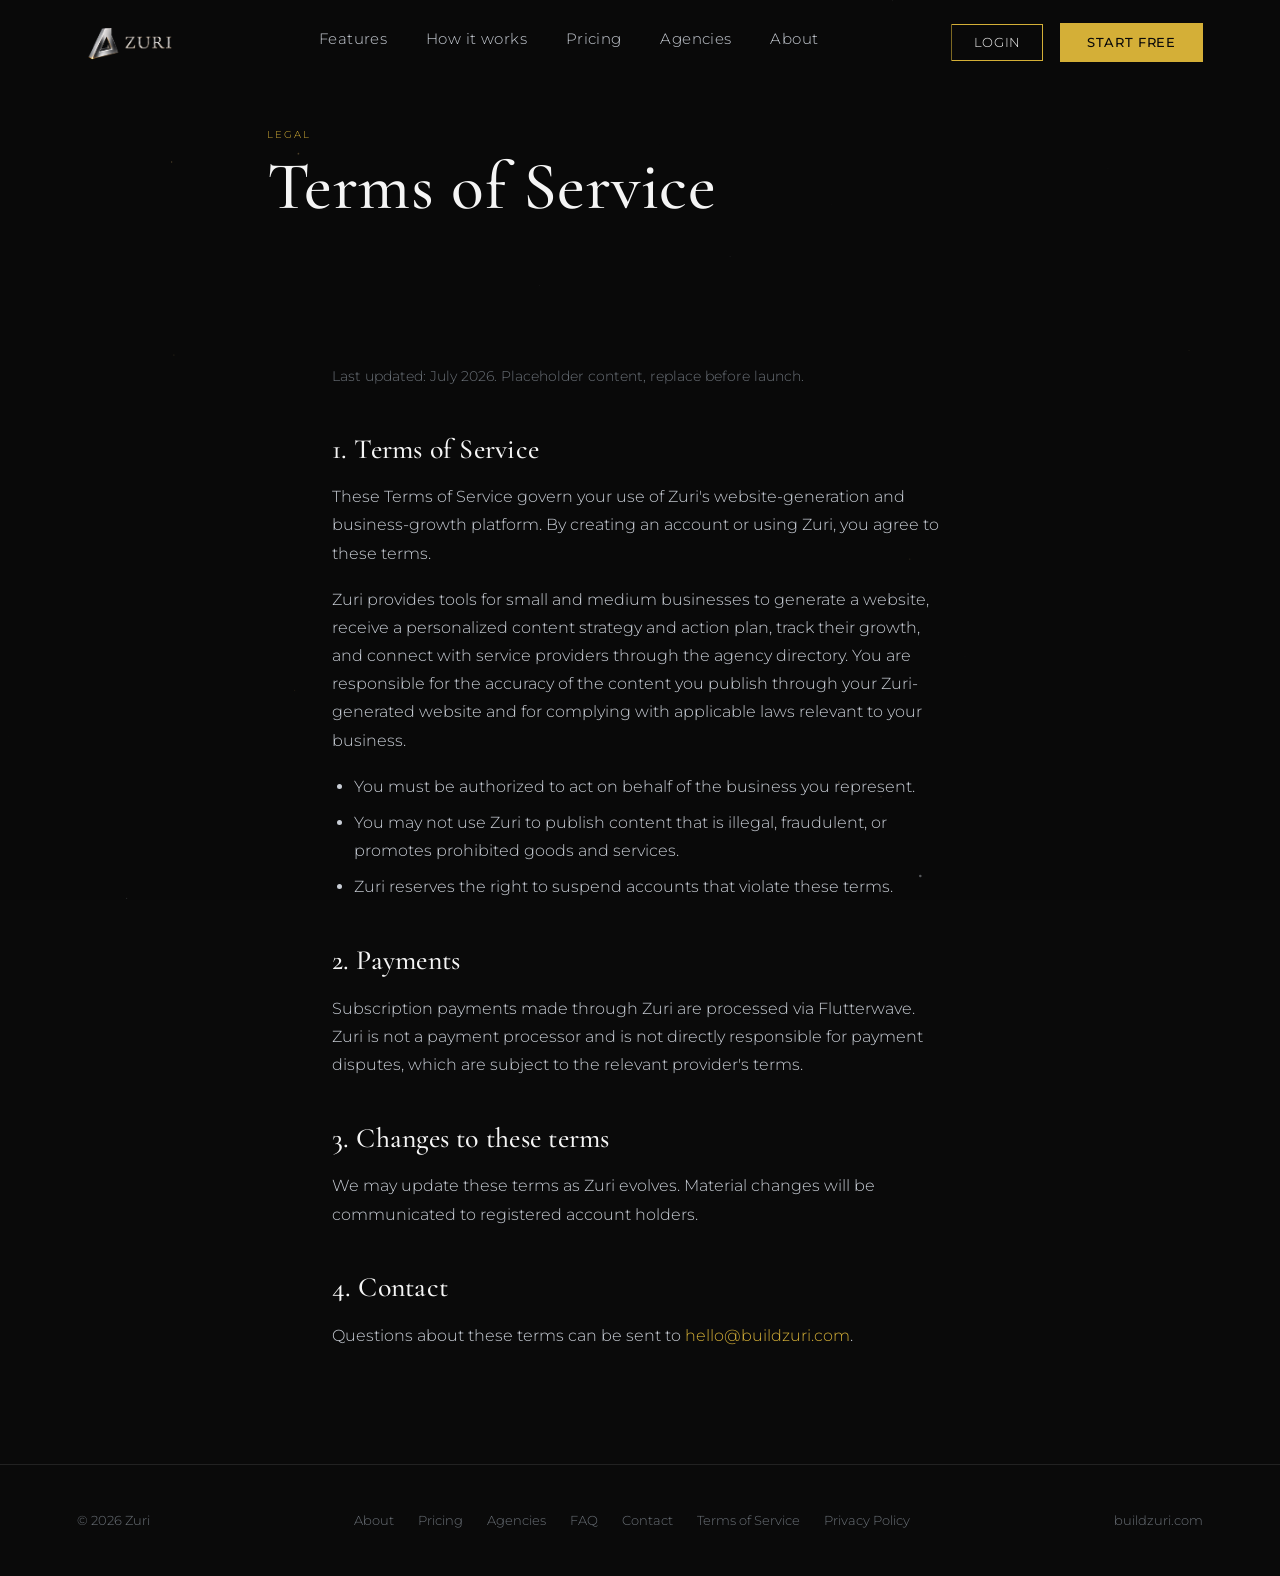
<file: terms.html>
<!DOCTYPE html>
<html lang="en">
<head>
<meta charset="UTF-8">
<meta name="viewport" content="width=device-width, initial-scale=1.0">
<title>Terms of Service | Zuri</title>
<meta name="description" content="Zuri's terms of service.">
<link rel="preconnect" href="https://fonts.googleapis.com">
<link rel="preconnect" href="https://fonts.gstatic.com" crossorigin>
<link href="https://fonts.googleapis.com/css2?family=Cormorant+Garamond:wght@400;500;600&family=Montserrat:wght@300;400;500;600&display=swap" rel="stylesheet">
<link rel="stylesheet" href="assets/css/styles.css">

<meta property="og:type" content="website">
<meta property="og:url" content="https://buildzuri.com/terms.html">
<meta property="og:title" content="Terms of Service | Zuri">
<meta property="og:description" content="Zuri's terms of service.">
<meta property="og:image" content="https://buildzuri.com/assets/images/zuri_meta.jpeg">
<meta property="og:image:width" content="1200">
<meta property="og:image:height" content="630">
<meta property="og:site_name" content="Zuri">
<meta name="twitter:card" content="summary_large_image">
<meta name="twitter:title" content="Terms of Service | Zuri">
<meta name="twitter:description" content="Zuri's terms of service.">
<meta name="twitter:image" content="https://buildzuri.com/assets/images/zuri_meta.jpeg">
<link rel="apple-touch-icon" sizes="180x180" href="assets/images/apple-touch-icon.png">
<link rel="icon" type="image/png" sizes="32x32" href="assets/images/favicon-32x32.png">
<link rel="icon" type="image/png" sizes="16x16" href="assets/images/favicon-16x16.png">
<link rel="manifest" href="/site.webmanifest">
</head>
<body>
<canvas id="dust-canvas"></canvas>

<nav class="navbar" id="navbar">
  <div class="nav-inner">
    <a href="index.html" class="nav-logo"><img src="assets/images/zuri_logo.png" alt="Zuri" class="nav-logo-img" width="75" height="30"></a>
    <div class="nav-links">
      <a href="features.html" class="link-underline">Features</a>
      <a href="how-it-works.html" class="link-underline">How it works</a>
      <a href="pricing.html" class="link-underline">Pricing</a>
      <a href="agencies.html" class="link-underline">Agencies</a>
      <a href="about.html" class="link-underline">About</a>
    </div>
    <div class="nav-actions">
      <a href="https://app.buildzuri.com/login" class="btn-ghost nav-login">Login</a>
      <a href="https://app.buildzuri.com/start" class="btn-gold nav-cta">Start free</a>
    </div>
    <button class="hamburger" id="hamburger" aria-label="Menu"><span></span><span></span><span></span></button>
  </div>
</nav>

<div class="drawer-backdrop" id="drawer-backdrop"></div>
<div class="drawer" id="drawer">
  <a href="features.html" class="drawer-link">Features</a>
  <a href="how-it-works.html" class="drawer-link">How it works</a>
  <a href="pricing.html" class="drawer-link">Pricing</a>
  <a href="agencies.html" class="drawer-link">Agencies</a>
  <a href="about.html" class="drawer-link">About</a>
  <a href="https://app.buildzuri.com/start" class="btn-gold" style="margin-top:1rem;width:100%;text-align:center;">Start free</a>
</div>

<main>

<section class="page-header reveal in">
  <div class="page-eyebrow">Legal</div>
  <h1>Terms of Service</h1>
</section>

<section class="reveal prose">
  <div class="last-updated">Last updated: July 2026. Placeholder content, replace before launch.</div>

  <h2>1. Terms of Service</h2>
  <p>These Terms of Service govern your use of Zuri's website-generation and business-growth platform. By creating an account or using Zuri, you agree to these terms.</p>
  <p>Zuri provides tools for small and medium businesses to generate a website, receive a personalized content strategy and action plan, track their growth, and connect with service providers through the agency directory. You are responsible for the accuracy of the content you publish through your Zuri-generated website and for complying with applicable laws relevant to your business.</p>
  <ul>
    <li>You must be authorized to act on behalf of the business you represent.</li>
    <li>You may not use Zuri to publish content that is illegal, fraudulent, or promotes prohibited goods and services.</li>
    <li>Zuri reserves the right to suspend accounts that violate these terms.</li>
  </ul>

  <h2>2. Payments</h2>
  <p>Subscription payments made through Zuri are processed via Flutterwave. Zuri is not a payment processor and is not directly responsible for payment disputes, which are subject to the relevant provider's terms.</p>

  <h2>3. Changes to these terms</h2>
  <p>We may update these terms as Zuri evolves. Material changes will be communicated to registered account holders.</p>

  <h2>4. Contact</h2>
  <p>Questions about these terms can be sent to <a href="mailto:hello@buildzuri.com" style="color:var(--gold);">hello@buildzuri.com</a>.</p>
</section>

</main>

<footer class="site-footer">
  <span>© 2026 Zuri</span>
  <div class="footer-links">
    <a href="about.html">About</a>
    <a href="pricing.html">Pricing</a>
    <a href="agencies.html">Agencies</a>
    <a href="faq.html">FAQ</a>
    <a href="contact.html">Contact</a>
    <a href="terms.html">Terms of Service</a>
    <a href="privacy.html">Privacy Policy</a>
  </div>
  <span>buildzuri.com</span>
</footer>

<script src="assets/js/script.js"></script>
</body>
</html>
</file>
<file: assets/css/styles.css>
/* ============================================================
   ZURI MARKETING SITE — SHARED STYLES
   Used by: index.html, about.html, pricing.html, terms.html,
   privacy.html, 404.html, and any future static marketing page.
   Fonts: Cormorant Garamond (headings) + Montserrat (body) —
   per DESIGN_SYSTEM.md's 3-font-system scope (product surfaces only).
   ============================================================ */

:root{
  --black:#0a0a0a;
  --chrome-light:#f5f5f5;
  --chrome-mid:#c9ced6;
  --chrome-dark:#6b7178;
  --gold:#d4af37;
  --gold-bright:#e0bd42;
}
*{margin:0;padding:0;box-sizing:border-box;}
html{scroll-behavior:smooth;}
body{
  background:var(--black);
  color:var(--chrome-light);
  font-family:'Montserrat',sans-serif;
  font-weight:300;
  overflow-x:hidden;
  position:relative;
}
h1,h2,h3{
  font-family:'Cormorant Garamond',Georgia,'Times New Roman',serif;
  font-weight:500;
  letter-spacing:.01em;
  /* Reduce CLS when web font swaps in over Georgia */
  font-size-adjust:0.48;
}
a{color:inherit;text-decoration:none;}

#dust-canvas{
  position:fixed;
  inset:0;
  width:100vw;
  height:100vh;
  z-index:0;
  pointer-events:none;
}
.navbar, main, footer, .hero, section{ position:relative; z-index:1; }
main{
  /* Content above ambient — own layer so hover paints don't touch orb composites */
  transform:translateZ(0);
  isolation:isolate;
}

/* ---------- BUTTONS ---------- */
.btn-gold{
  display:inline-block;
  position:relative;
  overflow:hidden;
  background:var(--gold);
  color:var(--black);
  padding:.95rem 2rem;
  font-size:.85rem;
  letter-spacing:.05em;
  text-transform:uppercase;
  font-weight:500;
  border:none;
  cursor:pointer;
  transition:background .2s ease, transform .15s ease;
  isolation:isolate;
  contain:layout paint style;
  transform:translateZ(0);
  white-space:nowrap;
}
.btn-gold::before{
  content:'';
  position:absolute;
  inset:0;
  background:linear-gradient(180deg, rgba(255,255,255,.22) 0%, transparent 55%);
  opacity:0;
  pointer-events:none;
  z-index:0;
  transition:opacity .2s ease;
}
.btn-gold::after{
  content:'';
  position:absolute;
  inset:0;
  background:linear-gradient(105deg, transparent 30%, rgba(255,255,255,.35) 50%, transparent 70%);
  transform:translateX(-120%);
  transition:transform .45s ease;
  pointer-events:none;
  z-index:1;
}
.btn-gold:hover,
.btn-gold:focus-visible{background:var(--gold-bright);}
.btn-gold:hover::before,
.btn-gold:focus-visible::before{ opacity:1; }
.btn-gold:hover::after{ transform:translateX(120%); }
.btn-gold:active{background:#c9a227; transform:translateZ(0) scale(.96);}
.btn-gold:focus{ outline:none; }
.btn-gold:focus-visible{
  outline:1px solid var(--gold-bright);
  outline-offset:3px;
}

.btn-ghost{
  display:inline-block;
  position:relative;
  border:1px solid transparent;
  color:var(--chrome-light);
  padding:.95rem 2rem;
  font-size:.85rem;
  letter-spacing:.05em;
  text-transform:uppercase;
  background:transparent;
  cursor:pointer;
  isolation:isolate;
  transform:translateZ(0);
  transition:box-shadow .3s ease;
  white-space:nowrap;
}
.btn-ghost::before{
  content:'';
  position:absolute;
  inset:0;
  border:1px solid var(--chrome-dark);
  clip-path:inset(0 100% 100% 0);
  transition:clip-path .45s ease, border-color .35s ease;
  z-index:-1;
  pointer-events:none;
}
.btn-ghost::after{
  content:'';
  position:absolute;
  inset:-6px;
  border-radius:2px;
  box-shadow:0 0 20px rgba(212,175,55,.25);
  opacity:0;
  pointer-events:none;
  transition:opacity .3s ease;
  z-index:-2;
}
.btn-ghost:hover::before,
.btn-ghost:focus-visible::before{
  border-color:var(--gold);
  clip-path:inset(0 0 0 0);
}
.btn-ghost:hover::after,
.btn-ghost:focus-visible::after{ opacity:1; }
.btn-ghost:hover{ box-shadow:0 0 24px rgba(212,175,55,.12); }
.btn-ghost.auto-active::before{
  border-color:var(--gold);
  clip-path:inset(0 0 0 0);
  transition:clip-path .45s ease, border-color .45s ease;
}
.btn-ghost.auto-fading::before{
  border-color:var(--chrome-dark);
  clip-path:inset(0 100% 100% 0);
  transition:clip-path 2s ease, border-color 2s ease;
}
.btn-ghost:focus{ outline:none; }
.btn-ghost:focus-visible{
  outline:1px solid var(--gold);
  outline-offset:3px;
}

.link-underline{ position:relative; padding-bottom:8px; }
.link-underline::after{
  content:'';
  position:absolute; left:0; bottom:0;
  width:0; height:1px;
  background:var(--gold);
  transition:width .35s ease;
}
.link-underline:hover::after{ width:100%; }
.link-underline.active::after{ width:100%; }

/* ---------- NAVBAR (default — solid, inner pages) ---------- */
.navbar{
  position:fixed;
  top:0; left:0; right:0;
  z-index:50;
  background:rgba(10,10,10,0);
  border-bottom:1px solid rgba(255,255,255,0);
  transition:background .4s ease, border-color .4s ease;
}
.navbar.scrolled{
  background:rgba(10,10,10,0.96);
  border-bottom:1px solid #1e1e1e;
}
.nav-inner{
  max-width:1300px;
  margin:0 auto;
  padding:1.3rem 6vw;
  display:flex;
  align-items:center;
  justify-content:space-between;
}
.nav-logo{ display:flex; align-items:center; }
.nav-logo-img{
  height:auto;
  width:110px;
  aspect-ratio:1986 / 792;
  display:block;
  object-fit:contain;
}
.nav-links{
  display:flex;
  gap:2.4rem;
  font-size:.95rem;
  letter-spacing:.03em;
  color:var(--chrome-mid);
}
.nav-actions{ display:flex; align-items:center; gap:1rem; }
.nav-cta{ padding:.75rem 1.7rem; font-size:.8rem; }
.nav-login{ padding:.7rem 1.4rem; font-size:.8rem; }
.hamburger{
  display:none;
  flex-direction:column; justify-content:center; gap:5px;
  width:32px; height:32px;
  background:none; border:none; cursor:pointer; z-index:60;
}
.hamburger span{
  display:block; height:1px; background:var(--chrome-light);
  transition:transform .35s cubic-bezier(.65,0,.35,1), opacity .25s ease;
}
.hamburger.open span:nth-child(1){ transform:translateY(6px) rotate(45deg); }
.hamburger.open span:nth-child(2){ opacity:0; }
.hamburger.open span:nth-child(3){ transform:translateY(-6px) rotate(-45deg); }

.drawer-backdrop{
  position:fixed; inset:0; background:rgba(0,0,0,.6);
  opacity:0; pointer-events:none; transition:opacity .35s ease; z-index:55;
}
.drawer-backdrop.open{ opacity:1; pointer-events:auto; }
.drawer{
  position:fixed; top:0; right:0; height:100%;
  width:min(78vw,320px);
  background:linear-gradient(160deg,#141414,#0a0a0a);
  border-left:1px solid #222;
  z-index:58;
  display:flex; flex-direction:column; gap:1.6rem;
  padding:6.5rem 2rem 2rem;
  transform:translateX(100%);
  transition:transform .5s cubic-bezier(.16,1,.3,1);
}
.drawer.open{ transform:translateX(0); }
.drawer-link{ font-family:'Cormorant Garamond',serif; font-size:1.4rem; color:var(--chrome-light); }

@media (min-width:901px){ .hamburger, .drawer, .drawer-backdrop{ display:none; } }
@media (max-width:900px){
  .nav-links, .nav-actions{ display:none; }
  .hamburger{ display:flex; }
}

/* ---------- NAVBAR (home variant — transparent over hero, solid on scroll) ---------- */
.navbar.home{
  background:rgba(10,10,10,0);
  border-bottom:1px solid rgba(255,255,255,0);
  transition:background .4s ease, border-color .4s ease, opacity .4s ease, transform .4s ease;
}
.navbar.home.scrolled{
  background:rgba(10,10,10,0.96);
  border-bottom:1px solid #1e1e1e;
}
@media (max-width:900px){
  .navbar.home{
    opacity:1;
    transform:none;
    pointer-events:auto;
    background:rgba(10,10,10,0.96);
  }
}

/* ---------- HERO (home page only) ---------- */
.hero{
  position:relative;
  min-height:100vh;
  height:100vh;
  height:100dvh;
  overflow:hidden;
  display:grid;
  grid-template-columns:1.1fr 1fr;
  align-items:center;
  padding:6.5rem clamp(2rem,6vw,5rem) 0;
  gap:clamp(1.5rem,2vw,3rem);
  isolation:isolate;
}
/* Ambient behind the WebGL canvas — CSS only, not inside Three.js */
.hero .ambient--hero{
  position:absolute;
  inset:0;
  z-index:0;
  pointer-events:none;
  transform:translateZ(0);
  isolation:isolate;
  contain:strict;
}
#hero-canvas{
  position:absolute;
  top:0; left:0;
  width:50%; height:100%;
  display:block;
  z-index:1;
  /* Never CSS-transform the WebGL canvas — conflicts with viewport */
}
.hero-copy{
  grid-column:2;
  position:relative;
  z-index:2;
  min-width:0;
}
.hero-copy--reveal{
  opacity:0;
  transform:translateY(24px);
  animation:heroCopyIn .85s ease-out .25s forwards;
}
@keyframes heroCopyIn{
  to{ opacity:1; transform:translateY(0); }
}
@media (prefers-reduced-motion: reduce){
  .hero-copy--reveal{
    opacity:1;
    transform:none;
    animation:none;
  }
}
.eyebrow, .page-eyebrow{
  color:var(--gold);
  font-size:.65rem;
  letter-spacing:.2em;
  text-transform:uppercase;
  margin-bottom:1rem;
}
.hero-copy h1{
  font-size:clamp(2.5rem,1.7vw,3.1rem);
  line-height:1.05;
  color:var(--chrome-light);
  margin-bottom:1.2rem;
  max-width:22ch;
  text-wrap:balance;
}
.hero-copy h1 em{
  font-style:italic;
  font-size:1em;
  font-weight:inherit;
  color:var(--gold);
}
.hero-copy p{
  font-size:1.05rem;
  color:var(--chrome-mid);
  max-width:38ch;
  line-height:1.6;
  margin-bottom:2.2rem;
}
.cta-row{
  display:flex;
  gap:1rem;
  flex-wrap:nowrap;
}
.cta-row .btn-gold,
.cta-row .btn-ghost{
  flex-shrink:0;
}

/* Only allow the CTAs to stack once we're in the mobile/tablet nav breakpoint,
   where hero copy also switches layout — keeps them side-by-side on every
   desktop width instead of wrapping unpredictably based on window size. */
@media (max-width:900px){
  .cta-row{ flex-wrap:wrap; }
  .cta-row .btn-gold,
  .cta-row .btn-ghost{
    white-space:normal;
    flex-shrink:1;
  }
}

/* ---------- PAGE HEADER (inner pages — About, Pricing, Terms, etc.) ---------- */
.page-header{
  padding:9rem 6vw 4rem;
  max-width:900px;
  margin:0 auto;
  text-align:left;
}
.page-header h1{
  font-size:clamp(2.2rem,4.5vw,3.4rem);
  line-height:1.1;
  margin-bottom:1.2rem;
}
.page-header p{
  color:var(--chrome-mid);
  font-size:1.05rem;
  line-height:1.65;
  max-width:56ch;
}

/* ---------- SECTIONS / REVEAL ---------- */
main section, body > section{
  padding:4rem 6vw 6rem;
  max-width:1100px;
  margin:0 auto;
}
.hero + section, section:first-of-type.reveal{ padding-top:8rem; } /* extra breathing room after full-bleed hero */

.reveal{ opacity:0; transform:translateY(24px); transition:opacity .75s ease-out, transform .75s ease-out; }
.reveal.in,
.reveal.in-view{ opacity:1; transform:translateY(0); }

.reveal[data-anim="stagger"] .pain-item{ opacity:0; transform:translateY(18px); transition:opacity .6s ease, transform .6s ease; }
.reveal[data-anim="stagger"].in .pain-item,
.reveal[data-anim="stagger"].in-view .pain-item{ opacity:1; transform:translateY(0); }
.reveal[data-anim="stagger"].in .pain-item:nth-child(1),
.reveal[data-anim="stagger"].in-view .pain-item:nth-child(1){ transition-delay:.05s; }
.reveal[data-anim="stagger"].in .pain-item:nth-child(2),
.reveal[data-anim="stagger"].in-view .pain-item:nth-child(2){ transition-delay:.18s; }
.reveal[data-anim="stagger"].in .pain-item:nth-child(3),
.reveal[data-anim="stagger"].in-view .pain-item:nth-child(3){ transition-delay:.31s; }

.reveal[data-anim="cascade"] .feature-card{ opacity:0; transform:translateY(22px) scale(.97); transition:opacity .55s ease, transform .55s cubic-bezier(.2,.8,.2,1); }
.reveal[data-anim="cascade"].in .feature-card,
.reveal[data-anim="cascade"].in-view .feature-card{ opacity:1; transform:translateY(0) scale(1); }
.reveal[data-anim="cascade"].in .feature-card:nth-child(1),
.reveal[data-anim="cascade"].in-view .feature-card:nth-child(1){ transition-delay:0s; }
.reveal[data-anim="cascade"].in .feature-card:nth-child(2),
.reveal[data-anim="cascade"].in-view .feature-card:nth-child(2){ transition-delay:.1s; }
.reveal[data-anim="cascade"].in .feature-card:nth-child(3),
.reveal[data-anim="cascade"].in-view .feature-card:nth-child(3){ transition-delay:.2s; }
.reveal[data-anim="cascade"].in .feature-card:nth-child(4),
.reveal[data-anim="cascade"].in-view .feature-card:nth-child(4){ transition-delay:.3s; }

.reveal[data-anim="draw"] .step-num{ opacity:0; transform:translateY(8px); transition:opacity .6s ease, transform .6s ease; }
.reveal[data-anim="draw"].in .step-num,
.reveal[data-anim="draw"].in-view .step-num{ opacity:1; transform:translateY(0); }
.reveal[data-anim="draw"].in .step:nth-child(1) .step-num,
.reveal[data-anim="draw"].in-view .step:nth-child(1) .step-num{ transition-delay:.1s; }
.reveal[data-anim="draw"].in .step:nth-child(2) .step-num,
.reveal[data-anim="draw"].in-view .step:nth-child(2) .step-num{ transition-delay:.3s; }
.reveal[data-anim="draw"].in .step:nth-child(3) .step-num,
.reveal[data-anim="draw"].in-view .step:nth-child(3) .step-num{ transition-delay:.5s; }

.reveal[data-anim="scale"]{ transform:scale(.94) translateY(0); }
.reveal[data-anim="scale"].in,
.reveal[data-anim="scale"].in-view{ transform:scale(1) translateY(0); }

/* Info-card cascade (Features / Agencies / How it works) */
.reveal .info-card{
  opacity:0;
  transform:translateY(24px);
}
.reveal.in .info-card,
.reveal.in-view .info-card{
  opacity:1;
  transform:translateY(0);
  transition:opacity .7s ease-out, transform .7s ease-out;
}
.reveal.in .info-card:nth-child(1), .reveal.in-view .info-card:nth-child(1){ transition-delay:0s; }
.reveal.in .info-card:nth-child(2), .reveal.in-view .info-card:nth-child(2){ transition-delay:.09s; }
.reveal.in .info-card:nth-child(3), .reveal.in-view .info-card:nth-child(3){ transition-delay:.18s; }
.reveal.in .info-card:nth-child(4), .reveal.in-view .info-card:nth-child(4){ transition-delay:.27s; }
.reveal.in .info-card:nth-child(5), .reveal.in-view .info-card:nth-child(5){ transition-delay:.36s; }
.reveal.in .info-card:nth-child(6), .reveal.in-view .info-card:nth-child(6){ transition-delay:.45s; }
.reveal.in .info-card:nth-child(7), .reveal.in-view .info-card:nth-child(7){ transition-delay:.54s; }
.reveal.in .info-card:nth-child(8), .reveal.in-view .info-card:nth-child(8){ transition-delay:.63s; }
.reveal.in .info-card:nth-child(9), .reveal.in-view .info-card:nth-child(9){ transition-delay:.72s; }
.reveal.in .info-card:nth-child(10), .reveal.in-view .info-card:nth-child(10){ transition-delay:.81s; }
.reveal.in .info-card:nth-child(11), .reveal.in-view .info-card:nth-child(11){ transition-delay:.9s; }
.reveal.in .info-card:nth-child(12), .reveal.in-view .info-card:nth-child(12){ transition-delay:.99s; }
.reveal.in .info-card:hover,
.reveal.in-view .info-card:hover,
.reveal.in .info-card:focus-visible,
.reveal.in-view .info-card:focus-visible{
  transform:translateY(-4px) translateZ(0);
  transition:transform .2s ease, opacity .2s ease;
}
.reveal.in .info-card:hover::after,
.reveal.in-view .info-card:hover::after,
.reveal.in .info-card:focus-visible::after,
.reveal.in-view .info-card:focus-visible::after{ opacity:1; }

.section-label{
  color:var(--gold); font-size:.72rem; letter-spacing:.25em;
  text-transform:uppercase; margin-bottom:1rem;
}
.section-title{ font-size:clamp(1.8rem,3vw,2.6rem); margin-bottom:2.5rem; max-width:24ch; }

.section-body{ color:var(--chrome-mid); max-width:65ch; line-height:1.75; font-size:.98rem; }

/* ---------- PAIN / PRINCIPLES GRID (3-up) ---------- */
.pain-grid{
  display:grid;
  grid-template-columns:repeat(3,1fr);
  gap:2.5rem;
  border-top:1px solid #222;
}
.pain-item{ padding-top:2rem; }
.pain-item h3{ font-size:1.3rem; color:var(--chrome-light); margin-bottom:.6rem; }
.pain-item p{ color:var(--chrome-dark); font-size:.92rem; line-height:1.6; }

/* ---------- FEATURES — 2-column grid, carousel on mobile ---------- */
.feature-grid{
  display:grid;
  grid-template-columns:repeat(2,1fr);
  gap:1.5px;
  background:#1a1a1a;
}
.feature-card{
  background:var(--black);
  padding:2.5rem 2rem;
  position:relative;
  overflow:hidden;
  cursor:default;
  transition:background .2s ease, transform .2s ease;
  contain:layout paint style;
  transform:translateZ(0);
  isolation:isolate;
}
.feature-card .trace{
  position:absolute; inset:0;
  background:radial-gradient(circle at 30% 20%, rgba(201,168,76,.08), transparent 60%);
  opacity:0; transition:opacity .5s ease; pointer-events:none;
}
.feature-card:hover .trace{ opacity:1; }
.feature-card:hover{ background:#0e0e0e; }
.feature-card h3{ font-size:1.15rem; color:var(--chrome-light); margin:1rem 0 .6rem; }
.feature-card p{ color:var(--chrome-dark); font-size:.88rem; line-height:1.6; }
.feature-icon{ color:var(--gold); font-size:1.4rem; display:inline-block; transition:transform .3s ease; }
.feature-card:hover .feature-icon{ transform:rotate(-12deg) scale(1.15); }

/* ---------- HOW IT WORKS ---------- */
.steps{ border-top:1px solid #222; }
.step{
  display:grid; grid-template-columns:80px 1fr; gap:2rem;
  padding:2.5rem 0; border-bottom:1px solid #222;
}
.step-num{ font-family:'Cormorant Garamond',serif; font-size:2.2rem; color:var(--gold); }
.step h3{ color:var(--chrome-light); font-size:1.2rem; margin-bottom:.4rem; }
.step p{ color:var(--chrome-dark); font-size:.92rem; max-width:50ch; line-height:1.6; }

/* ---------- SOCIAL PROOF ---------- */
.proof-row{
  display:flex; justify-content:space-between; flex-wrap:wrap; gap:2rem;
  opacity:.55; border-top:1px solid #222; border-bottom:1px solid #222;
  padding:2.5rem 0; font-family:'Cormorant Garamond',serif; font-size:1.4rem; letter-spacing:.05em;
}

/* ---------- PRICING (unified — used on index.html AND pricing.html, up to 4 panels) ---------- */
.toggle-row{ display:flex; align-items:center; gap:.8rem; margin-bottom:2.5rem; }
.toggle-label{ font-size:.8rem; color:var(--chrome-mid); letter-spacing:.05em; }
.switch{
  width:52px; height:28px; background:#1c1c1c; border:1px solid var(--chrome-dark);
  border-radius:14px; position:relative; cursor:pointer;
}
.switch .knob{
  position:absolute; top:2px; left:2px; width:22px; height:22px;
  background:var(--gold); border-radius:50%;
  transition:left .35s cubic-bezier(.34,1.56,.64,1);
}
.switch.on .knob{ left:26px; }

.pricing-vault{
  display:grid;
  grid-template-columns:repeat(auto-fit, minmax(230px, 1fr));
  gap:2px;
  background:#1a1a1a;
}
.vault-panel{
  background:linear-gradient(160deg,#141414,#0a0a0a);
  padding:2.75rem 1.75rem;
  position:relative;
  transition:transform .35s cubic-bezier(.16,1,.3,1);
  contain:layout paint style;
  transform:translateZ(0);
}
.vault-panel:hover{ transform:translateY(-4px) translateZ(0); z-index:2; }
.vault-panel.featured{ box-shadow:inset 0 0 0 1px rgba(212,166,86,.4); }
.plan-name{ color:var(--gold); font-size:.75rem; letter-spacing:.2em; text-transform:uppercase; margin-bottom:.7rem; }
.plan-price{ font-family:'Cormorant Garamond',serif; font-size:2.3rem; color:var(--chrome-light); margin-bottom:1.3rem; }
.plan-price span{ font-size:1rem; color:var(--chrome-dark); }
.plan-list{ list-style:none; color:var(--chrome-mid); font-size:.85rem; line-height:2.1; margin-bottom:2rem; }
.plan-list li::before{ content:'—  '; color:var(--gold); }

/* ---------- FAQ ACCORDION ---------- */
.faq-list{ border-top:1px solid #222; }
.faq-item{ border-bottom:1px solid #222; }
.faq-question{
  width:100%; display:flex; align-items:center; justify-content:space-between; gap:1rem;
  background:none; border:none; color:var(--chrome-light);
  font-family:'Cormorant Garamond',serif; font-size:1.25rem; text-align:left;
  padding:1.6rem 0; cursor:pointer;
}
.faq-icon{ color:var(--gold); font-size:1.1rem; flex-shrink:0; transition:transform .35s ease; }
.faq-item.open .faq-icon{ transform:rotate(45deg); }
.faq-answer{
  max-height:0; overflow:hidden; transition:max-height .4s ease, opacity .3s ease; opacity:0;
  color:var(--chrome-mid); font-size:.95rem; line-height:1.7;
}
.faq-item.open .faq-answer{ opacity:1; }
.faq-answer-inner{ padding-bottom:1.6rem; max-width:65ch; }

/* ---------- CONTACT FORM ---------- */
.contact-form{ display:flex; flex-direction:column; gap:1.4rem; max-width:520px; }
.form-field{ display:flex; flex-direction:column; gap:.5rem; }
.form-field label{ font-size:.78rem; letter-spacing:.05em; text-transform:uppercase; color:var(--chrome-dark); }
.form-field input, .form-field textarea{
  background:#101010; border:1px solid #262626; color:var(--chrome-light);
  padding:.85rem 1rem; font-family:'Montserrat',sans-serif; font-size:.95rem;
  transition:border-color .25s ease;
}
.form-field input:focus, .form-field textarea:focus{ outline:none; border-color:var(--gold); }
.form-field textarea{ resize:vertical; min-height:120px; }
.contact-meta{ color:var(--chrome-dark); font-size:.85rem; line-height:1.8; margin-top:2rem; }
.contact-meta a{ color:var(--gold); }

/* ---------- LEGAL / PROSE (Terms, Privacy) ---------- */
.prose{ max-width:70ch; color:var(--chrome-mid); font-size:.98rem; line-height:1.8; }
.prose h2{ color:var(--chrome-light); font-size:1.4rem; margin:2.4rem 0 .9rem; }
.prose h2:first-child{ margin-top:0; }
.prose p{ margin-bottom:1.1rem; }
.prose ul{ margin:0 0 1.1rem 1.4rem; }
.prose li{ margin-bottom:.5rem; }
.last-updated{ color:var(--chrome-dark); font-size:.85rem; margin-bottom:2.5rem; }

/* ---------- 404 ---------- */
.error-page{
  min-height:100vh; display:flex; flex-direction:column; align-items:center; justify-content:center;
  text-align:center; padding:6rem 6vw;
}
.error-code{
  font-family:'Cormorant Garamond',serif; font-size:clamp(5rem,15vw,9rem);
  color:var(--gold); line-height:1; margin-bottom:1rem;
}
.error-page h1{ font-size:clamp(1.6rem,3vw,2.2rem); margin-bottom:1rem; }
.error-page p{ color:var(--chrome-mid); margin-bottom:2.5rem; max-width:50ch; }

/* ---------- FINAL CTA (banner) ---------- */
.final-cta{
  text-align:center;
  background:linear-gradient(180deg, transparent, rgba(201,168,76,.04));
  border-top:1px solid #222;
}
.final-cta h2{ font-size:clamp(2rem,4vw,3rem); margin-bottom:1.5rem; }
.final-cta p{ color:var(--chrome-mid); margin-bottom:2.5rem; }

/* ---------- FOOTER ---------- */
footer.site-footer{
  border-top:1px solid #222;
  padding:3rem 6vw;
  display:flex;
  justify-content:space-between;
  flex-wrap:wrap;
  gap:1rem;
  color:var(--chrome-dark);
  font-size:.8rem;
}
footer.site-footer .footer-links{ display:flex; gap:1.5rem; flex-wrap:wrap; }
footer.site-footer a:hover{ color:var(--gold); }

/* ---------- MOBILE FEATURE CAROUSEL (index.html only, markup shared class names) ---------- */
.carousel-dots{ display:flex; justify-content:center; gap:.5rem; margin-top:1.2rem; }
.carousel-dots .dot{ width:6px; height:6px; border-radius:50%; background:var(--chrome-dark); transition:background .3s, transform .3s; }
.carousel-dots .dot.active{ background:var(--gold); transform:scale(1.4); }

/* ============================================================
   RESPONSIVE — 3 tiers: small phones, large phones/phablets, tablet/desktop crossover
   ============================================================ */

/* ---- General tablet/mobile crossover (≤900px), applies to all pages ---- */
@media (max-width:900px){
  .page-header{ padding:7rem 6vw 3rem; }
  main section, body > section{ padding:3rem 6vw 4rem; }
  .hero{
    display:flex; flex-direction:column; align-items:flex-start;
    padding:5rem 6vw 3rem; min-height:auto; height:auto; overflow:visible;
  }
  #hero-canvas{ position:static; width:86px; height:80px; margin: bottom 0.7em; opacity:1; }
  .hero-copy{ grid-column:unset; padding-top:0; }
  .hero-copy p{ max-width:none; }

  .pain-grid{ grid-template-columns:1fr; gap:1.8rem; }

  .feature-grid{
    grid-template-columns:1fr; display:flex; overflow-x:auto; overflow-y:visible;
    scroll-snap-type:x mandatory; -webkit-overflow-scrolling:touch; scrollbar-width:none;
    gap:14px; background:none; margin:0 -6vw; padding:2rem 13% 1.4rem;
  }
  .feature-grid::-webkit-scrollbar{ display:none; }
  .feature-card{
    flex:0 0 74%; scroll-snap-align:center; background:#0e0e0e; border:1px solid #1c1c1c;
    transform-origin:center center;
    transition:transform .3s cubic-bezier(.22,1,.36,1), opacity .3s ease;
  }
  .feature-card.is-active{ opacity:1; transform:scale(1) translateZ(0); }
  .feature-card.is-active::after{
    content:'';
    position:absolute; inset:0;
    border:1px solid rgba(212,166,86,.35);
    background:radial-gradient(ellipse at 50% 0%, rgba(212,166,86,.08), transparent 55%);
    opacity:1;
    pointer-events:none;
  }

  .step{ grid-template-columns:56px 1fr; gap:1.2rem; padding:1.8rem 0; }

  .pricing-vault{ grid-template-columns:1fr; gap:1.2rem; background:none; }
  .vault-panel{ border:1px solid #222; }

  footer.site-footer{ flex-direction:column; }
}

/* ---- Large phones / phablets (600–900px): a little more breathing room than tiny phones ---- */
@media (min-width:600px) and (max-width:900px){
  .feature-grid{ padding:2rem 20% 1.4rem; }
  .feature-card{ flex:0 0 56%; }
  .pain-grid{ grid-template-columns:repeat(2,1fr); }
}

/* ---- Small phones (≤480px): tighten everything further ---- */
@media (max-width:480px){
  .page-header{ padding:6.5rem 6vw 2.5rem; }
  .page-header h1{ font-size:clamp(1.9rem,7vw,2.6rem); }
  main section, body > section{ padding:2.5rem 6vw 3rem; }
  .section-title{ font-size:clamp(1.5rem,6vw,1.9rem); margin-bottom:1.8rem; }
  .hero-copy h1{ font-size:clamp(1.5rem,3vw,2.1rem); }
  .cta-row{ flex-direction:column; align-items:stretch; }
  .cta-row .btn-gold, .cta-row .btn-ghost{ text-align:center; }
  .btn-gold, .btn-ghost{ padding:.85rem 1.4rem; font-size:.8rem; width:100%; }
  .feature-grid{ padding:1.8rem 9% 1.2rem; gap:10px; }
  .feature-card{ flex:0 0 82%; padding:2rem 1.5rem; }
  .step{ grid-template-columns:44px 1fr; gap:.9rem; padding:1.5rem 0; }
  .step-num{ font-size:1.7rem; }
  .vault-panel{ padding:2rem 1.4rem; }
  .plan-price{ font-size:1.9rem; }
  .proof-row{ font-size:1.05rem; gap:1.2rem; justify-content:center; text-align:center; }
  footer.site-footer{ text-align:center; align-items:center; }
  footer.site-footer .footer-links{ justify-content:center; }
}

/* ---- Very small phones (≤360px): one more notch down ---- */
@media (max-width:360px){
  .hero-copy h1{ font-size:1.8rem; }
  .section-title{ font-size:1.4rem; }
  .nav-logo-img{ height:auto; width:90px; }
  .plan-price{ font-size:1.7rem; }
}

/* ---- Large screens (≥1440px): cap line lengths / breathing room, don't let it feel sparse ---- */
@media (min-width:1440px){
  .hero-copy p, .page-header p{ max-width:44ch; }
  section, .page-header, main section{ max-width:1240px; }
}

/* ============================================================
   INNER PAGE COMPOSITIONS — Features / How it works / Agencies
   ============================================================ */

/* ---------- Ambient orbs + grid (Linear/Stripe texture) ---------- */
.ambient{
  position:fixed;
  inset:0;
  z-index:0;
  pointer-events:none;
  overflow:hidden;
  /* Own composite layer — isolated from card/button hover paints */
  transform:translateZ(0);
  isolation:isolate;
  contain:strict;
}
.ambient-orb{
  position:absolute;
  border-radius:50%;
  /* Soft edges via gradient stops — NO live filter:blur (avoids re-blur on every paint) */
  will-change:transform;
  transform:translateZ(0);
  contain:layout paint;
  opacity:.28;
  pointer-events:none;
}
.ambient-orb--1{
  width:min(70vw,680px); height:min(70vw,680px);
  top:-14%; left:-12%;
  background:radial-gradient(circle,
    rgba(212,175,55,.45) 0%,
    rgba(212,175,55,.18) 28%,
    rgba(212,175,55,.06) 48%,
    transparent 68%);
  animation:orbDrift1 22s ease-in-out infinite;
}
.ambient-orb--2{
  width:min(60vw,580px); height:min(60vw,580px);
  top:22%; right:-14%;
  background:radial-gradient(circle,
    rgba(201,206,214,.28) 0%,
    rgba(201,206,214,.1) 32%,
    transparent 65%);
  opacity:.22;
  animation:orbDrift2 28s ease-in-out infinite;
  animation-delay:-4s;
}
.ambient-orb--3{
  width:min(55vw,520px); height:min(55vw,520px);
  bottom:2%; left:12%;
  background:radial-gradient(circle,
    rgba(224,189,66,.32) 0%,
    rgba(224,189,66,.1) 30%,
    transparent 65%);
  opacity:.24;
  animation:orbDrift3 18s ease-in-out infinite;
  animation-delay:-8s;
}
.ambient-orb--4{
  width:min(48vw,440px); height:min(48vw,440px);
  top:48%; left:50%;
  background:radial-gradient(circle,
    rgba(212,175,55,.25) 0%,
    rgba(212,175,55,.08) 35%,
    transparent 68%);
  opacity:.2;
  animation:orbDrift4 25s ease-in-out infinite;
  animation-delay:-12s;
}
.ambient-grid{
  position:absolute;
  inset:0;
  background-image:
    linear-gradient(rgba(245,245,245,.055) 1px, transparent 1px),
    linear-gradient(90deg, rgba(245,245,245,.055) 1px, transparent 1px);
  background-size:70px 70px;
  mask-image:radial-gradient(ellipse 80% 70% at 50% 40%, #000 20%, transparent 100%);
  -webkit-mask-image:radial-gradient(ellipse 80% 70% at 50% 40%, #000 20%, transparent 100%);
  transform:translateZ(0);
  contain:paint;
}
@keyframes orbDrift1{
  0%,100%{ transform:translate(0,0) scale(1); }
  33%{ transform:translate(4%,6%) scale(1.08); }
  66%{ transform:translate(-3%,3%) scale(.94); }
}
@keyframes orbDrift2{
  0%,100%{ transform:translate(0,0) scale(1); }
  40%{ transform:translate(-5%,-4%) scale(1.06); }
  70%{ transform:translate(3%,5%) scale(.96); }
}
@keyframes orbDrift3{
  0%,100%{ transform:translate(0,0) scale(1); }
  50%{ transform:translate(6%,-5%) scale(1.1); }
}
@keyframes orbDrift4{
  0%,100%{ transform:translate(0,0) scale(1); }
  35%{ transform:translate(-4%,4%) scale(.92); }
  65%{ transform:translate(5%,-3%) scale(1.07); }
}

/* ---------- Feature band (asymmetric copy + cards) ---------- */
.feature-band{
  display:grid;
  grid-template-columns:1fr 1.25fr;
  gap:3rem 4rem;
  align-items:start;
  border-top:1px solid #222;
  padding-top:3.5rem;
}
.feature-band + .feature-band{ margin-top:1.5rem; }
.feature-band--flip{ direction:rtl; }
.feature-band--flip > *{ direction:ltr; }
.feature-band-copy .section-title{ max-width:20ch; margin-bottom:1.2rem; }
.feature-band-lead{
  color:var(--chrome-mid);
  font-size:1.05rem;
  line-height:1.65;
  max-width:42ch;
}

/* ---------- Card grid / info cards ---------- */
.card-grid{
  display:grid;
  grid-template-columns:repeat(2,1fr);
  gap:1rem;
}
.card-grid--full{
  margin-top:.5rem;
}
.info-card{
  position:relative;
  border:1px solid rgba(212,175,55,.12);
  border-radius:14px;
  padding:2rem 1.85rem;
  background:#0e0e0e;
  transition:transform .2s ease;
  /* Isolate hover paint from siblings + ambient blur layers */
  contain:layout paint style;
  transform:translateZ(0);
  isolation:isolate;
}
.info-card::after{
  content:'';
  position:absolute;
  inset:0;
  border-radius:inherit;
  border:1px solid var(--gold);
  /* Soft glow via gradient opacity — no box-shadow blur */
  background:radial-gradient(ellipse at 50% 100%, rgba(212,175,55,.1) 0%, transparent 55%);
  opacity:0;
  pointer-events:none;
  transition:opacity .2s ease;
}
.info-card:hover,
.info-card:focus-visible{
  transform:translateY(-4px) translateZ(0);
}
.info-card:hover::after,
.info-card:focus-visible::after{ opacity:1; }
.info-card:focus{ outline:none; }
.info-card:focus-visible{
  outline:1px solid rgba(212,175,55,.7);
  outline-offset:2px;
}
.info-card-icon{
  display:flex;
  align-items:center;
  justify-content:center;
  width:36px; height:36px;
  margin-bottom:1.1rem;
  color:var(--gold);
}
.info-card-icon svg{
  width:22px; height:22px;
  stroke:currentColor;
  fill:none;
  stroke-width:1.5;
  stroke-linecap:round;
  stroke-linejoin:round;
  flex-shrink:0;
}
.info-card h3{
  font-family:'Montserrat',sans-serif;
  font-size:.88rem;
  font-weight:600;
  letter-spacing:.02em;
  color:var(--chrome-light);
  margin-bottom:.45rem;
  line-height:1.35;
}
.info-card p{
  color:var(--chrome-dark);
  font-size:.88rem;
  line-height:1.55;
}

/* Legacy deep-feature list (kept for any remaining uses) */
.feature-deep{
  border-top:1px solid #222;
  padding-top:3rem;
}
.feature-deep + .feature-deep{ margin-top:1rem; }
.feature-deep .section-title{ max-width:28ch; }
.feature-deep-lead{
  color:var(--chrome-mid);
  font-size:1.05rem;
  line-height:1.65;
  max-width:52ch;
  margin-bottom:1.8rem;
}
.feature-deep-list{
  list-style:none;
  display:grid;
  gap:.85rem;
  max-width:56ch;
}
.feature-deep-list li{
  color:var(--chrome-mid);
  font-size:.95rem;
  line-height:1.55;
  padding-left:1.4rem;
  position:relative;
}
.feature-deep-list li::before{
  content:'';
  position:absolute;
  left:0; top:.55em;
  width:8px; height:1px;
  background:var(--gold);
}

/* ---------- Vertical timeline (How it works onboarding) ---------- */
.timeline{
  position:relative;
  margin-top:.5rem;
  padding-left:0;
  border-top:1px solid #222;
  padding-top:2rem;
}
.timeline::before{
  content:'';
  position:absolute;
  left:35px;
  top:2rem;
  bottom:1rem;
  width:1px;
  background:linear-gradient(to bottom, rgba(212,175,55,.45), rgba(212,175,55,.08));
}
.timeline-item{
  display:grid;
  grid-template-columns:72px 1fr;
  gap:2rem;
  padding:0 0 5.5rem;
  align-items:start;
  position:relative;
}
.timeline-item:last-child{ padding-bottom:1.5rem; }
.timeline-num{
  width:72px; height:72px;
  border-radius:50%;
  border:1px solid rgba(212,175,55,.45);
  background:rgba(10,10,10,.85);
  display:flex;
  align-items:center;
  justify-content:center;
  font-family:'Cormorant Garamond',Georgia,serif;
  font-size:1.35rem;
  color:var(--gold);
  letter-spacing:.04em;
  position:relative;
  z-index:1;
  flex-shrink:0;
}
.timeline-num::after{
  content:'';
  position:absolute;
  inset:-8px;
  border-radius:50%;
  border:1px solid rgba(212,175,55,.5);
  opacity:0;
  transform:scale(.85);
  pointer-events:none;
}
.timeline-item.pulse-once .timeline-num::after{
  animation:timelinePulseRing .9s ease-out 1 forwards;
}
@keyframes timelinePulseRing{
  0%{ opacity:0; transform:scale(.85); }
  40%{ opacity:.85; transform:scale(1.08); }
  100%{ opacity:0; transform:scale(1.2); }
}
.timeline-item h3{
  font-size:1.2rem;
  color:var(--chrome-light);
  margin-bottom:.4rem;
  padding-top:1.1rem;
}
.timeline-item p{
  color:var(--chrome-dark);
  font-size:.92rem;
  line-height:1.55;
  max-width:54ch;
}
.timeline-note{
  margin-top:1rem;
  color:var(--chrome-mid);
  font-size:.9rem;
  line-height:1.65;
  max-width:60ch;
  border-left:1px solid var(--gold);
  padding-left:1.2rem;
}

/* Legacy step-rail (kept) */
.step-rail{
  border-top:1px solid #222;
  margin-top:.5rem;
}
.step-rail-item{
  display:grid;
  grid-template-columns:72px 1fr;
  gap:1.5rem;
  padding:1.6rem 0;
  border-bottom:1px solid #222;
  align-items:start;
}
.step-rail-num{
  font-family:'Cormorant Garamond',serif;
  font-size:1.75rem;
  color:var(--gold);
  line-height:1;
  letter-spacing:.04em;
}
.step-rail-item h3{
  font-size:1.15rem;
  color:var(--chrome-light);
  margin-bottom:.35rem;
}
.step-rail-item p{
  color:var(--chrome-dark);
  font-size:.92rem;
  line-height:1.55;
  max-width:54ch;
}
.step-rail-note{
  margin-top:1.8rem;
  color:var(--chrome-mid);
  font-size:.9rem;
  line-height:1.65;
  max-width:60ch;
  border-left:1px solid var(--gold);
  padding-left:1.2rem;
}

.service-chips{
  display:flex;
  flex-wrap:wrap;
  gap:.65rem;
  margin-top:1.5rem;
}
.service-chips span{
  display:inline-block;
  border:1px solid #2a2a2a;
  border-radius:0;
  color:var(--chrome-mid);
  font-size:.72rem;
  letter-spacing:.08em;
  text-transform:uppercase;
  padding:.55rem .85rem;
  background:rgba(255,255,255,.02);
}

/* ---------- Agency split panels ---------- */
.split-cta{
  display:grid;
  grid-template-columns:1fr 1fr;
  gap:1.25rem;
  margin-top:1rem;
}
.split-cta-panel{
  position:relative;
  overflow:hidden;
  background:linear-gradient(160deg,#141414,#0a0a0a);
  border:1px solid rgba(212,175,55,.12);
  border-radius:14px;
  padding:2.75rem 2.25rem;
  display:flex;
  flex-direction:column;
  gap:1rem;
  align-items:flex-start;
  transition:transform .25s ease;
  contain:layout paint style;
  transform:translateZ(0);
  isolation:isolate;
}
.split-cta-panel::after{
  content:'';
  position:absolute;
  inset:0;
  border-radius:inherit;
  border:1px solid var(--gold);
  background:radial-gradient(ellipse at 80% 0%, rgba(212,175,55,.1) 0%, transparent 50%);
  opacity:0;
  pointer-events:none;
  transition:opacity .25s ease;
  z-index:0;
}
.split-cta-panel .panel-orb{
  position:absolute;
  width:280px; height:280px;
  border-radius:50%;
  right:-60px; top:-60px;
  /* Soft gradient — no filter:blur on hover */
  background:radial-gradient(circle,
    rgba(212,175,55,.35) 0%,
    rgba(212,175,55,.12) 35%,
    transparent 70%);
  opacity:.4;
  pointer-events:none;
  transition:opacity .25s ease, transform .25s ease;
  transform:translateZ(0) scale(1);
  contain:paint;
}
.split-cta-panel:hover,
.split-cta-panel:focus-within{
  transform:translateY(-5px) translateZ(0);
}
.split-cta-panel:hover::after,
.split-cta-panel:focus-within::after{ opacity:1; }
.split-cta-panel:hover .panel-orb,
.split-cta-panel:focus-within .panel-orb{
  opacity:.75;
  transform:translateZ(0) scale(1.12);
}
.split-cta-panel .panel-icon{
  color:var(--gold);
  margin-bottom:.25rem;
  position:relative;
  z-index:1;
}
.split-cta-panel .panel-icon svg{
  width:28px; height:28px;
  stroke:currentColor;
  fill:none;
  stroke-width:1.5;
  stroke-linecap:round;
  stroke-linejoin:round;
}
.split-cta-panel h3{
  font-size:1.5rem;
  color:var(--chrome-light);
  position:relative;
  z-index:1;
}
.split-cta-panel p{
  color:var(--chrome-dark);
  font-size:.92rem;
  line-height:1.6;
  max-width:36ch;
  flex:1;
  position:relative;
  z-index:1;
}
.split-cta-panel .btn-gold,
.split-cta-panel .btn-ghost{
  position:relative;
  z-index:1;
  margin-top:.5rem;
}

.audience-grid{
  display:grid;
  grid-template-columns:1fr 1fr;
  gap:2.5rem;
  border-top:1px solid #222;
  padding-top:2rem;
}
.audience-grid h3{
  font-size:1.25rem;
  color:var(--chrome-light);
  margin-bottom:.6rem;
}
.audience-grid p{
  color:var(--chrome-dark);
  font-size:.92rem;
  line-height:1.6;
}

@media (max-width:900px){
  .feature-band,
  .feature-band--flip{
    grid-template-columns:1fr;
    direction:ltr;
    gap:2rem;
  }
  .card-grid{ grid-template-columns:1fr; }
  .timeline::before{ left:25px; }
  .timeline-item{ grid-template-columns:52px 1fr; gap:1.2rem; padding-bottom:4rem; }
  .timeline-num{ width:52px; height:52px; font-size:1.1rem; }
  .timeline-item h3{ padding-top:.7rem; }
  .split-cta{ grid-template-columns:1fr; gap:1.2rem; }
  .audience-grid{ grid-template-columns:1fr; gap:2rem; }
  .step-rail-item{ grid-template-columns:52px 1fr; gap:1rem; }
}

@media (prefers-reduced-motion: reduce){
  .ambient-orb{ animation:none !important; will-change:auto; }
  .reveal,
  .reveal .info-card,
  .reveal[data-anim="stagger"] .pain-item,
  .reveal[data-anim="cascade"] .feature-card{
    opacity:1 !important;
    transform:none !important;
    transition:none !important;
  }
  .timeline-item.pulse-once .timeline-num::after{ animation:none; }
  .info-card:hover,
  .info-card:focus-visible,
  .split-cta-panel:hover,
  .split-cta-panel:focus-within{ transform:none; }
  .btn-gold::after,
  .btn-gold::before{ display:none; }
}


/* ---------- MOBILE ---------- */
@media (max-width:900px){
  .hero{
    display:flex; flex-direction:column; align-items:flex-start;
    padding:5rem 6vw 3rem; min-height:auto; height:auto; overflow:visible;
  }
  .hero-visual{
    position:static;
    width:100%;
    height:auto;
    display:flex;
    flex-direction:column;
    align-items:flex-start;
    margin-bottom:1.2rem;
  }
  #hero-canvas{ position:static; width:96px; height:96px; }
  .hero-copy{ grid-column:unset; padding-top:0; max-width:100%; width:100%; }
  .hero-copy p{ max-width:none; font-size: 0.9rem; }
  .hero-copy h1{
    font-size: clamp(1.7rem, 3.5vw, 2.1rem);
    line-height: 1.2;
    max-width:none;
    text-wrap:wrap;
  }
}
@media (max-width:900px){
  .navbar.home .nav-logo{
    visibility:hidden;
    pointer-events:none;
  }
}
@media (max-width:900px){
  .navbar.home{
    opacity:1;
    transform:none;
    pointer-events:auto;
    background:rgba(10,10,10,0);
  }
  .navbar.home .nav-logo{
    visibility:hidden;
    pointer-events:none;
  }
}
</file>
